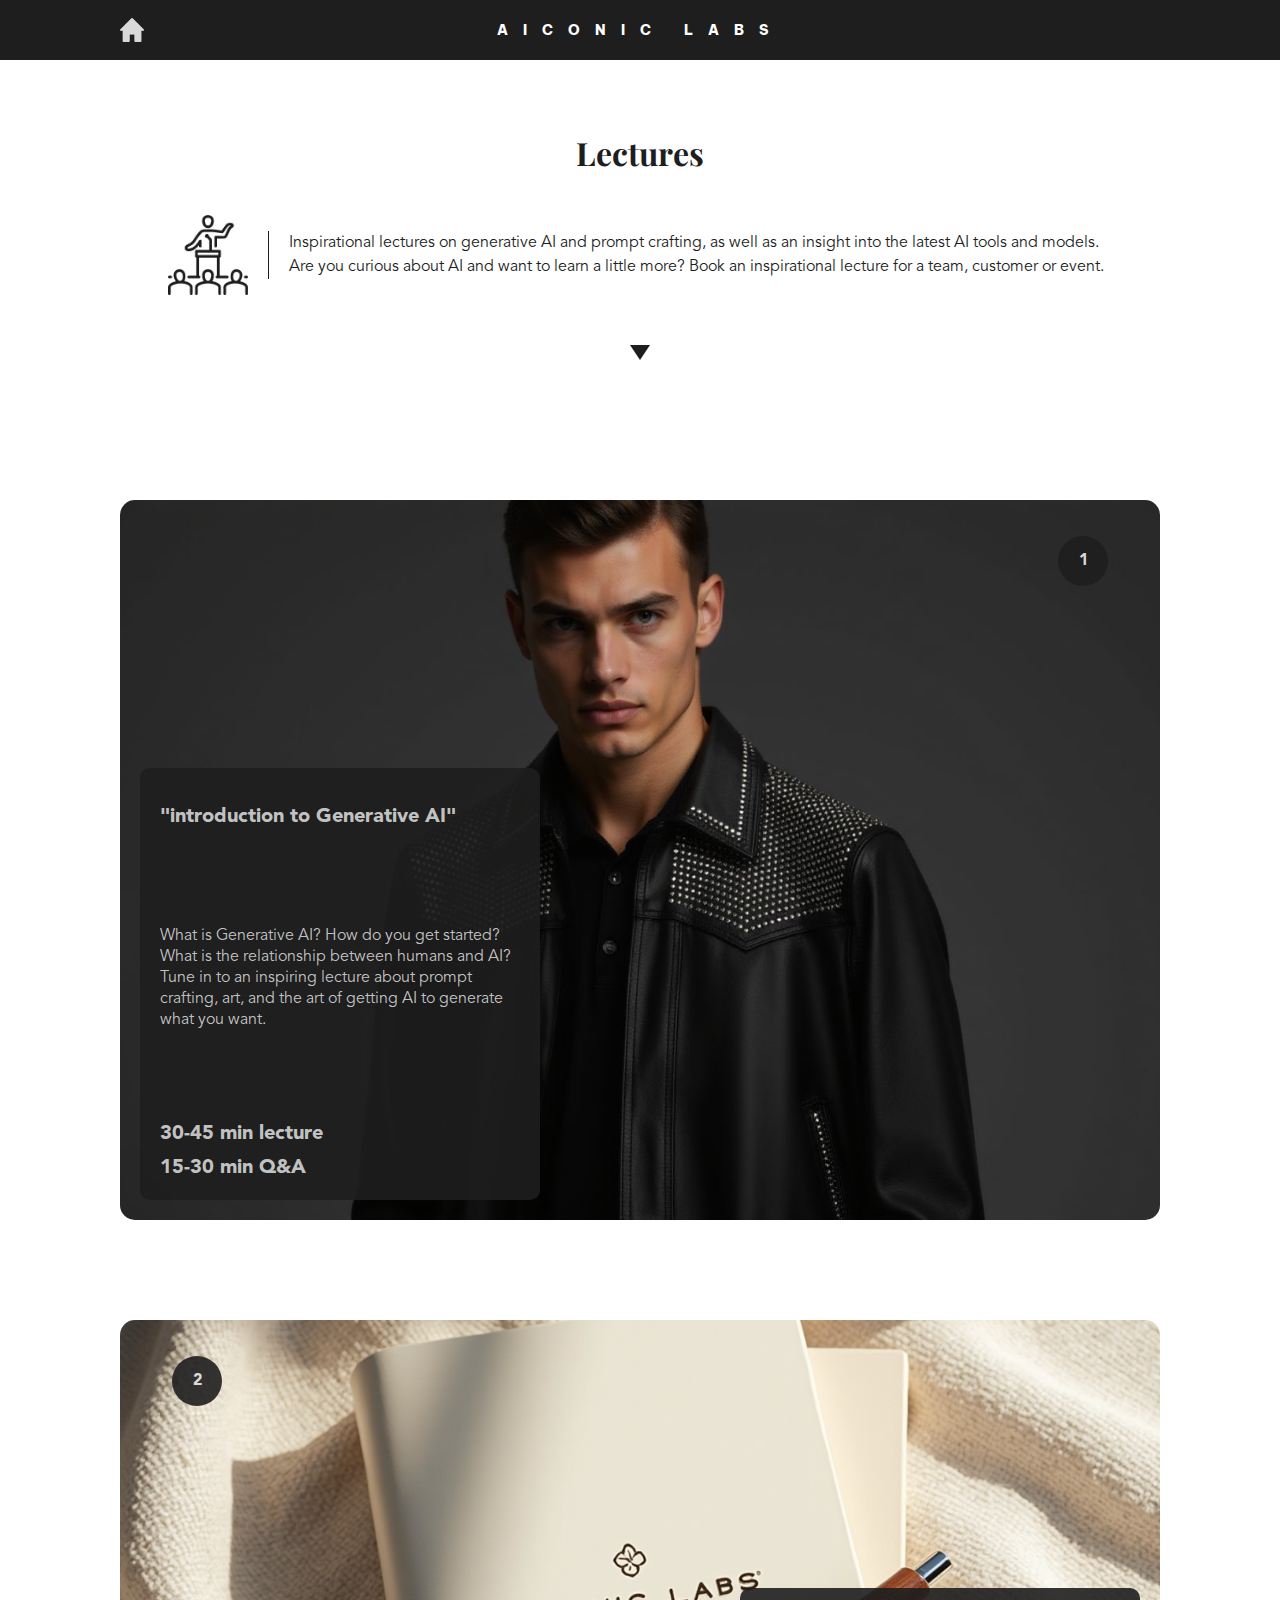
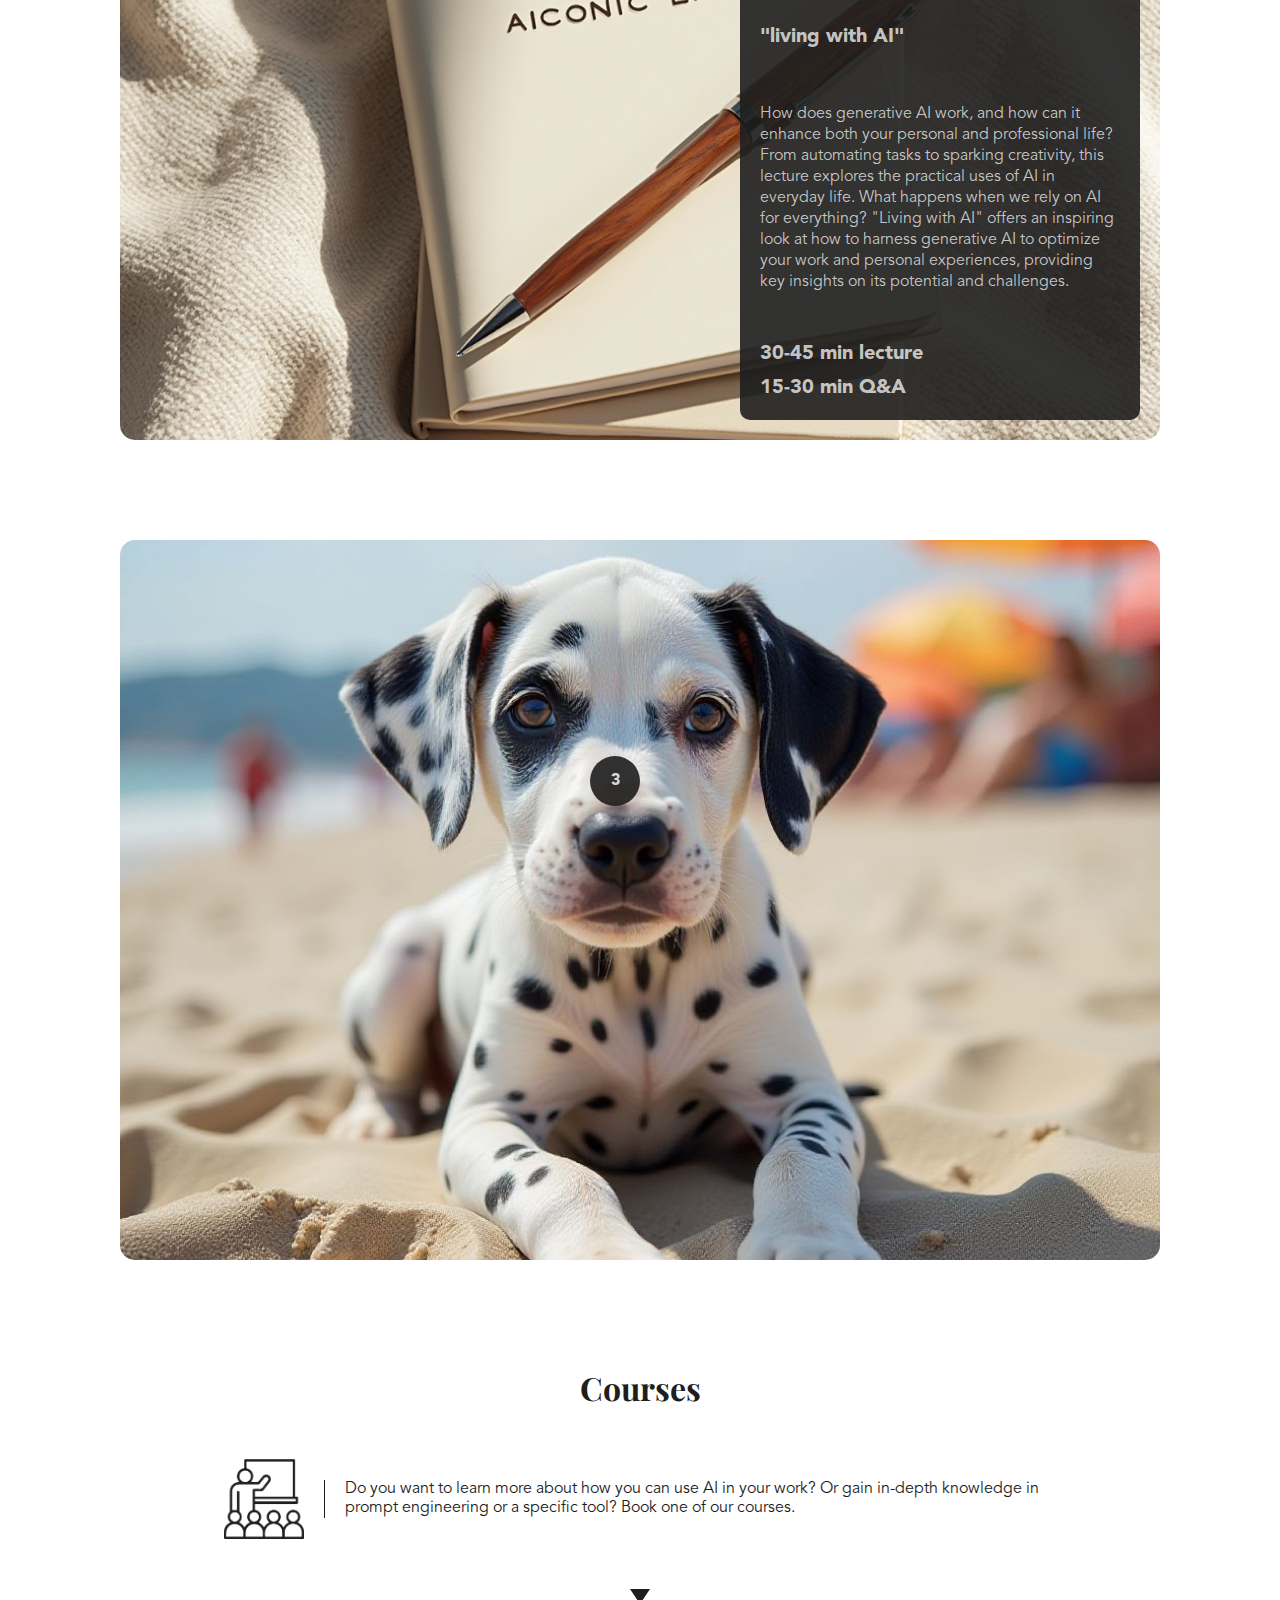
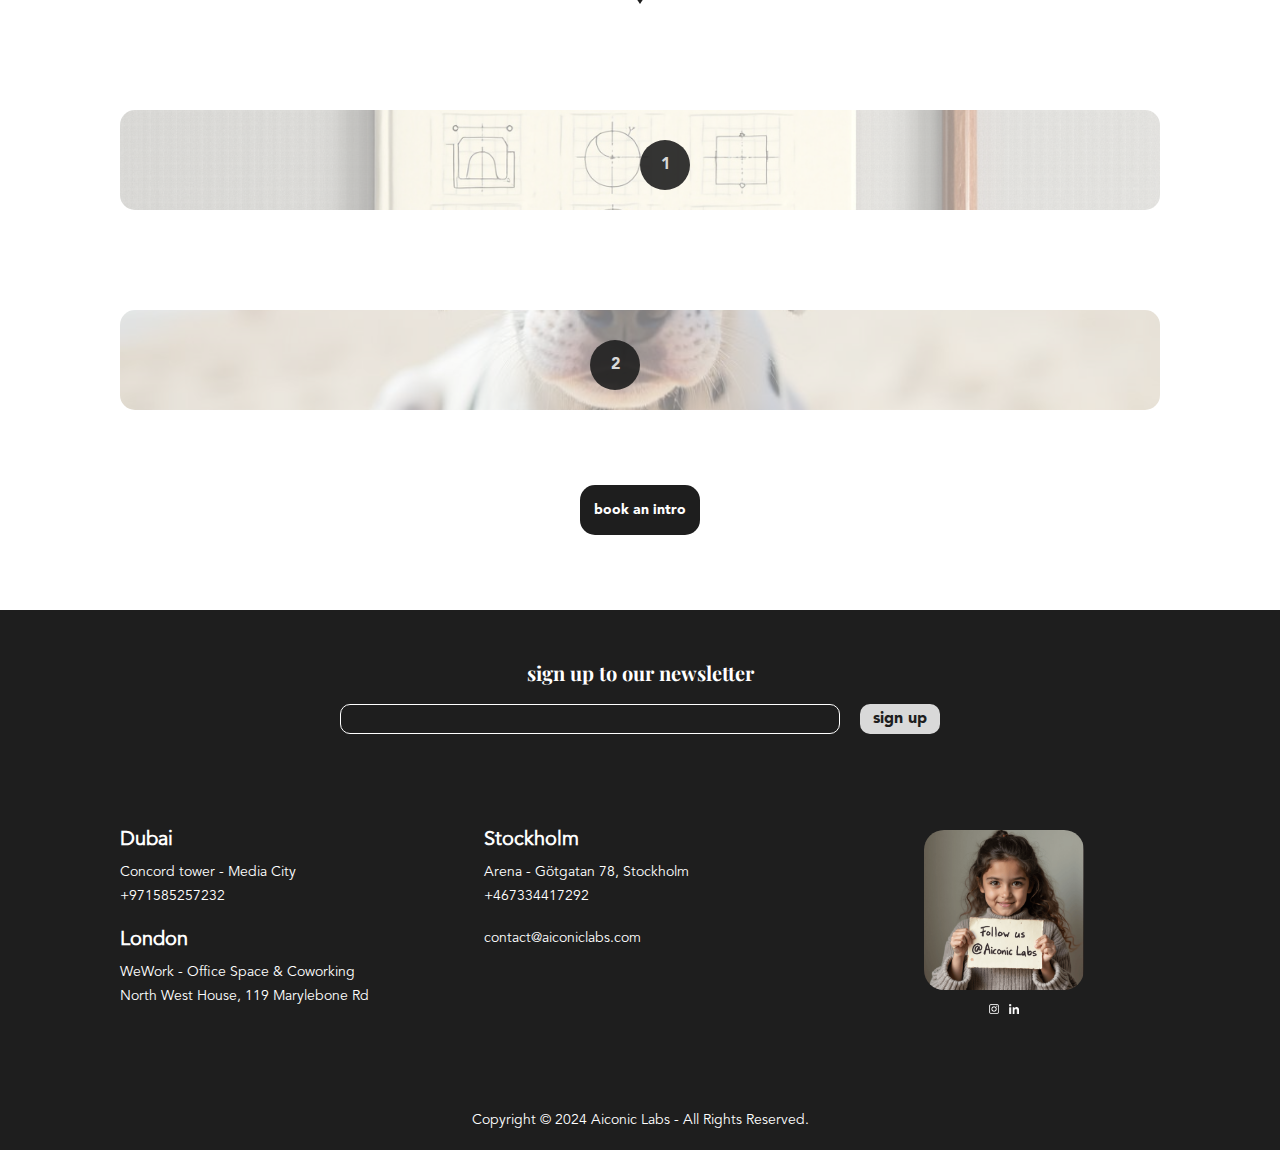
<file: courses - Cópia (3)/index.html>
<!DOCTYPE html>
<html lang="en">
<head>
    <meta charset="UTF-8">
    <meta name="viewport" content="width=device-width, initial-scale=1.0">
    <title>Document</title>
    <link rel="stylesheet" href="style.css">
    <script src="script.js" defer></script>
</head>
<body>
      <div id="nav-menu">
        <img id="menu-homepage" src="./homeb.png">
        <h3 id="logo">AICONIC LABS</h3>
      </div>
      
<div id="top-div">
        <h1>Lectures</h1>
        <div id="top-div-div">
          <img id="top-div-img" src="./lecturee.png">
        <div id="top-div-text">
        <p style="margin:0px;">Inspirational lectures on generative AI and prompt crafting, as well as an insight into the latest AI tools and models.</p>
        <p style="margin:0px;">Are you curious about AI and want to learn a little more? Book an inspirational lecture for a team, customer or event.</p>
      </div>
      </div>
      <div class="triangle-down"></div>
      </div>




<div id="lectures">
  <div id="lecture1-div">
      <div class="lecture1 hidden">
        <div class="white-overlay hidden2"></div>
        <div class="lecture1-square hidden3">
          <h2 class="hidden4">"introduction to Generative AI"</h2>
          <p>What is Generative AI? How do you get started? What is the relationship between humans and AI?  Tune in to an inspiring lecture about prompt crafting, art, and the art of getting AI to generate what you want. </p>
        <div id="lecture1-li">
        <p>30-45 min lecture</p>
        <p>15-30 min Q&A</p>
        </div>
        </div>
        <div class="lecture1-circle hidden5">
          <p>1</p>
        </div>
      </div>
    </div>


    <div id="lecture2-div">
  <div class="lecture2 hidden">
    <div class="white-overlay hidden2"></div>
    <div class="lecture2-square hidden3">
      <h2>"living with AI"</h2>
      <p>How does generative AI work, and how can it enhance both your personal and professional life? From automating tasks to sparking creativity, this lecture explores the practical uses of AI in everyday life. What happens when we rely on AI for everything? "Living with AI" offers an inspiring look at how to harness generative AI to optimize your work and personal experiences, providing key insights on its potential and challenges.</p>
    <div id="lecture2-li">
    <p>30-45 min lecture</p>
    <p>15-30 min Q&A</p>
    </div>
    </div>
    <div class="lecture2-circle hidden4">
      <p>2</p>
    </div>
  </div>
  </div>



  <div id="lecture3-div">
  <div class="lecture3 hidden">
    <div class="white-overlay hidden2"></div>
    <div class="lecture3-square hidden3">
      <h2>"Behind the Scenes in AI: Key Trends and Tools"</h2>
      <p>Generative AI is evolving rapidly. What tools and trends should you be watching? Where is this technology heading? The "Behind the Scenes in AI: Key Trends and Tools" lecture offers regularly updated insights on the latest breakthroughs and key developments in generative AI.</p>
    <div id="lecture3-li">
    <p>30-45 min lecture</p>
    <p>15-30 min Q&A</p>
    </div>
    </div>
    <div class="lecture3-circle hidden5">
      <p>3</p>
    </div>
  </div>
</div>

</div>



<div id="top-div-2">
  <h1>Courses</h1>
  <div id="top-div-2-div">
    <img id="top-div-2-img" src="./coursee.png">
  <div id="top-div-2-text">
  <p style="margin:0px;">Do you want to learn more about how you can use AI in your work? Or gain in-depth knowledge in prompt engineering or a specific tool? Book one of our courses.</p>
</div>
</div>
<div class="triangle-down"></div>
</div>





<div id="courses">
  <div id="course-div">
    <div class="course hidden">
      <div class="white-overlay hidden2"></div>
      <div class="course-square hidden6">
        <h2>"Supercharge Your Business with AI"</h2>
        <p>We’ll explore real-world use cases and simple steps for implementation.
          Learn the basics of how generative AI works and discover its many uses. We offer a practical guide and a comprehensive overview of various tools, including ChatGPT, Bard, Bing, Midjourney, DALLE-3, and more.</p>
      <div id="course-li">
      <p>Intro to AI’s potential for B2B.</p>
      <p>Review of selected tools</p>
      <p>Areas of use and functions</p>
      <p>Opportunities and obligations</p>
      <p>Workshop: writing prompts</p>
      <p>Contemporary, future and news</p>
      </div>
      </div>
      <div class="course-circle hidden4">
        <p>1</p>
      </div>
    </div>
    </div>
  
  
    <div id="course2-div">
      <div class="course2 hidden">
        <div class="white-overlay hidden2"></div>
        <div class="course2-square hidden6">
          <h2>"Prompt ENGINEERING"</h2>
          <p>Successfully using generative AI, whether for text, image, analysis, coding or music, is all about asking the right questions. This training focuses on how generative AI works and is structured, as well as how you should formulate your prompts to achieve the desired result.</p>
        <div id="course2-li">
          <p>How generative AI works</p>
          <p>Areas of use</p>
          <p>Different types of prompts</p>
          <p>Templates and how to structure prompts</p>
          <p>Workshop: writing prompts</p>
          <p>Contemporary, future and news</p>
        </div>
        </div>
        <div class="course2-circle hidden5">
          <p>2</p>
        </div>
      </div>
      </div>
</div>















    </div>
    
    <section class="section-7">
        <a href="#" class="button w-button hidden14" onclick="formOpen()">book an intro</a>
      </section>
    <section class="section-8">
        <div class="div-block-32">
          <div class="div-block-26">
            <div style="display: flex; justify-content: center;">
              <h1 class="heading-7">sign up to our newsletter</h1>
            </div>
            <div class="div-block-23">
              <div class="div-block-24"></div>
              <a href="#" class="button-2 w-button">sign up</a>
            </div>
          </div>
          <div class="div-block-27">
            <div class="div-block-28">
              <div class="div-block-29">
                <h1 class="heading-8">Dubai</h1>
                <p class="paragraph-8">Concord tower - Media City<br>+971585257232</p>
              </div>
              <div class="div-block-29">
                <h1 class="heading-10">London</h1>
                <p class="paragraph-10">WeWork - Office Space &amp; Coworking<br>North West House, 119 Marylebone Rd</p>
              </div>
            </div>
            <div class="div-block-30">
              <div class="div-block-29">
                <h1 class="heading-9">Stockholm</h1>
                <p class="paragraph-9">Arena - Götgatan 78, Stockholm<br>+467334417292</p>
              </div>
              <div class="div-block-29">
                <p class="paragraph-11">contact@aiconiclabs.com</p>
              </div>
            </div>
            <div class="div-block-31">
              <div class="div-block-29b"><img src="./ComfyUI_00090_.png" loading="lazy" sizes="(max-width: 479px) 100vw, (max-width: 767px) 21vw, (max-width: 991px) 23vw, (max-width: 5333px) 24vw, 1280px" srcset="./ComfyUI_00090_-p-500.png 500w, ./ComfyUI_00090_-p-800.png 800w, ./ComfyUI_00090_-p-1080.png 1080w, ./ComfyUI_00090_.png 1280w" alt="" class="image-11"></div>
              <div class="div-block-29c">
            <a href="https://www.instagram.com/aiconic_labs?igsh=M3ZveDlwOHo3Z3g1&utm_source=qr" target="_blank">
              <img id="instagram" src="Untitled-12.png" alt="instagram">
            </a>
            <a href="https://www.linkedin.com/company/aiconiclabs/" target="_blank">
              <img id="linkedin" src="Untitled-14.png" alt="LinkedIn">
            </a>
              </div>
            </div>
          </div>
          <div class="text-block-5">Copyright © 2024 Aiconic Labs - All Rights Reserved.</div>
        </div>
      </section>
</body>
</html>
</file>
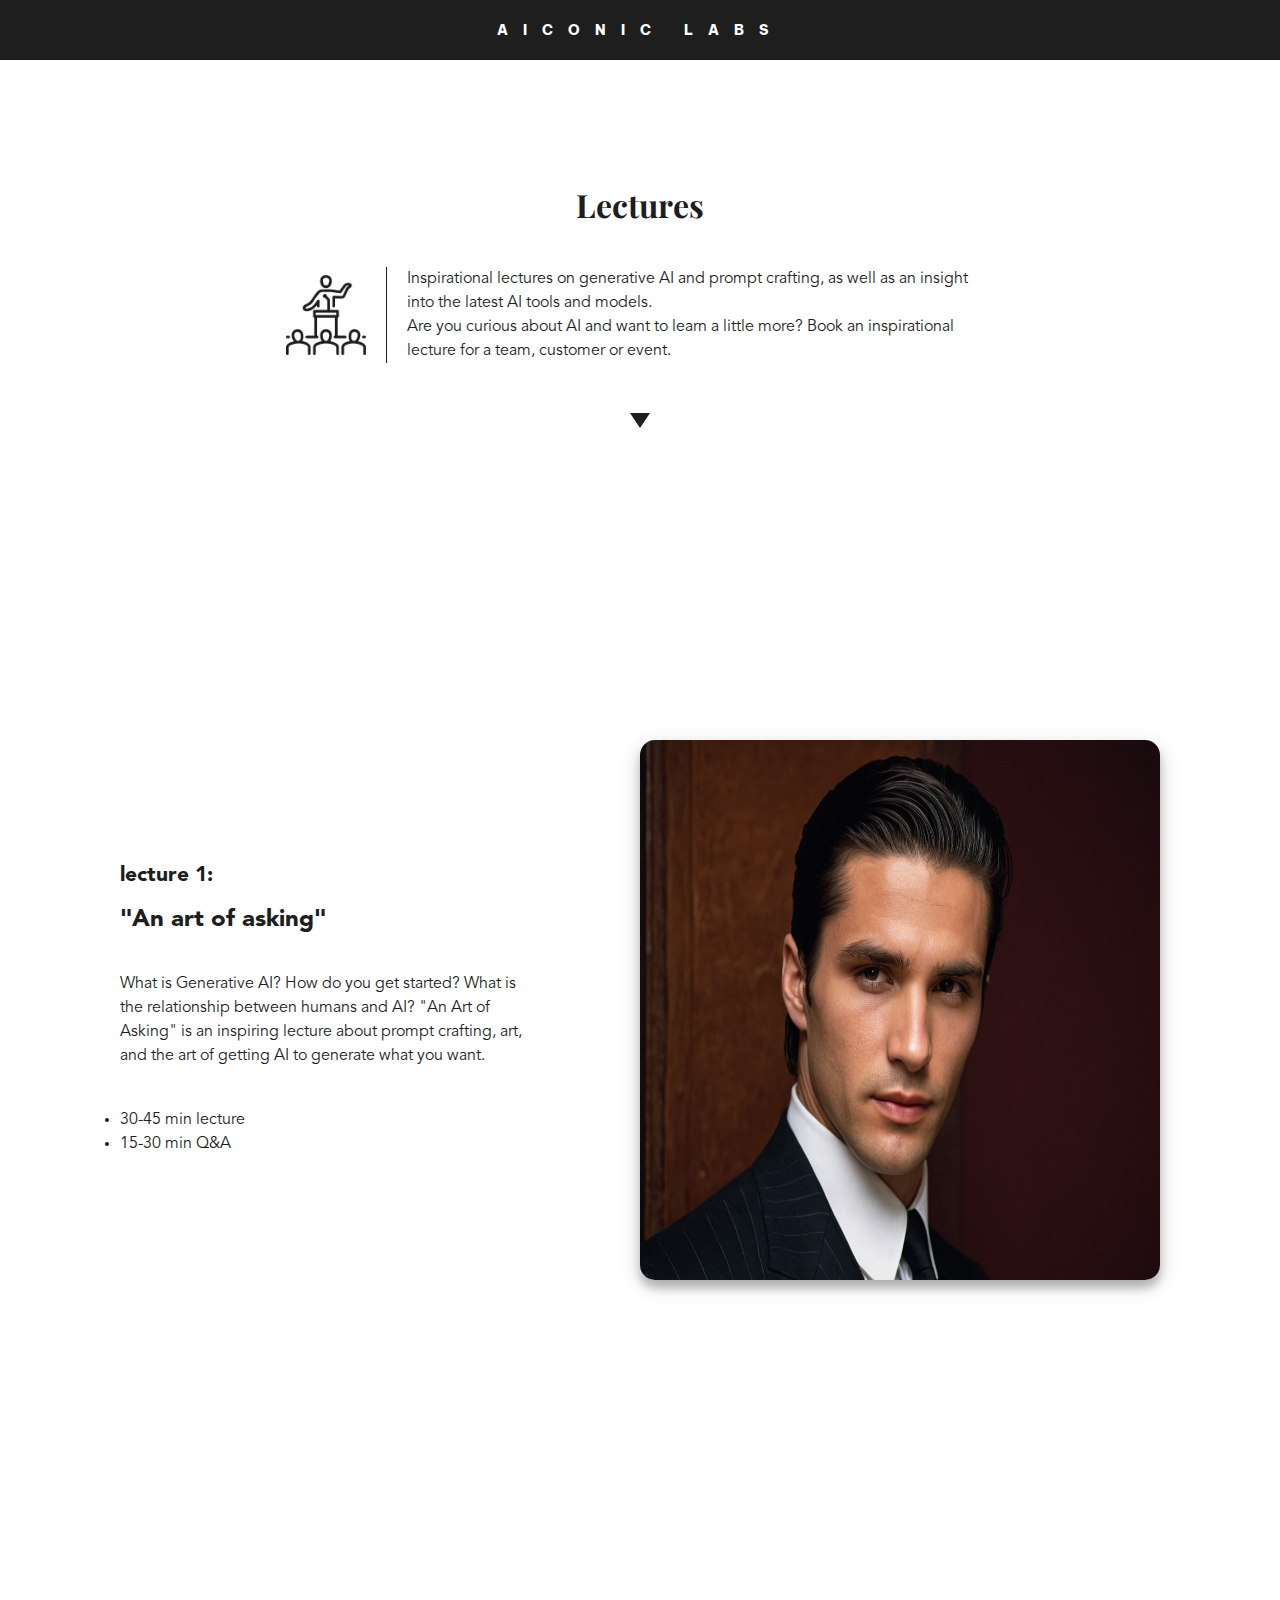
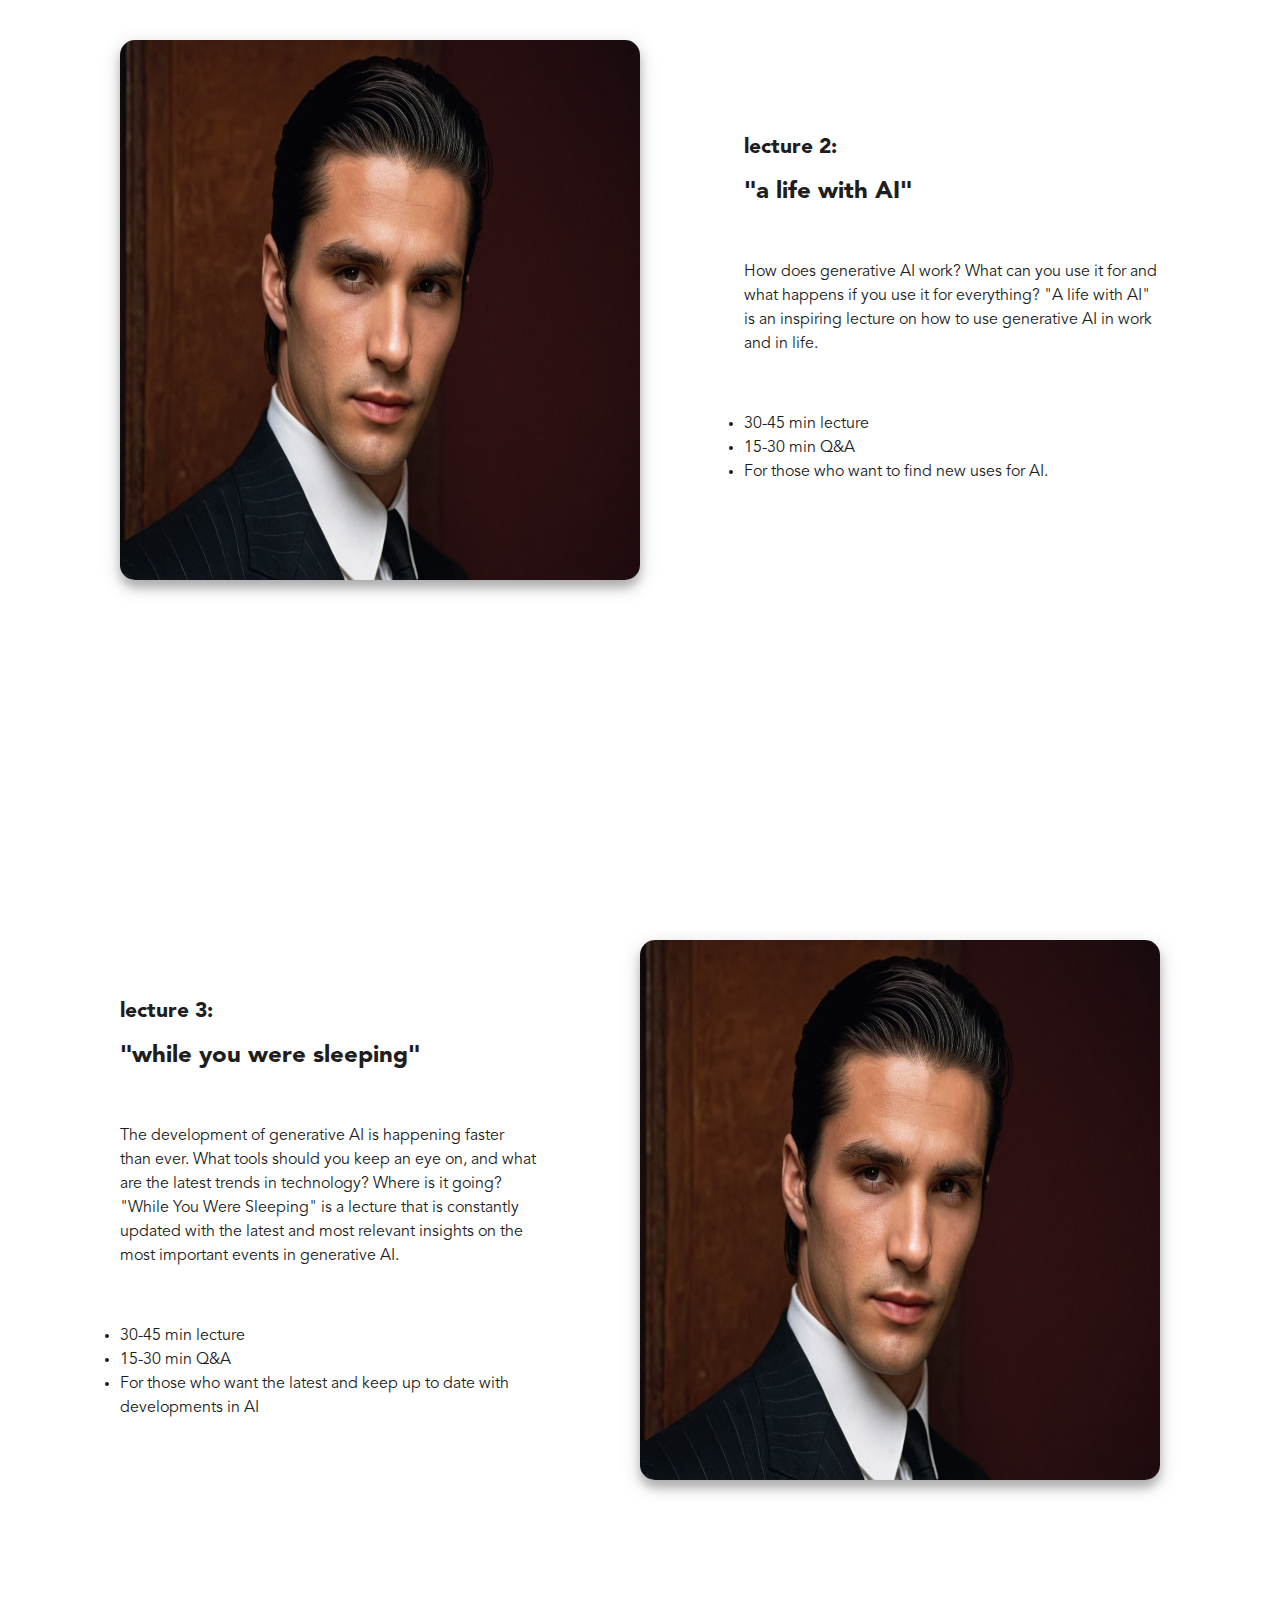
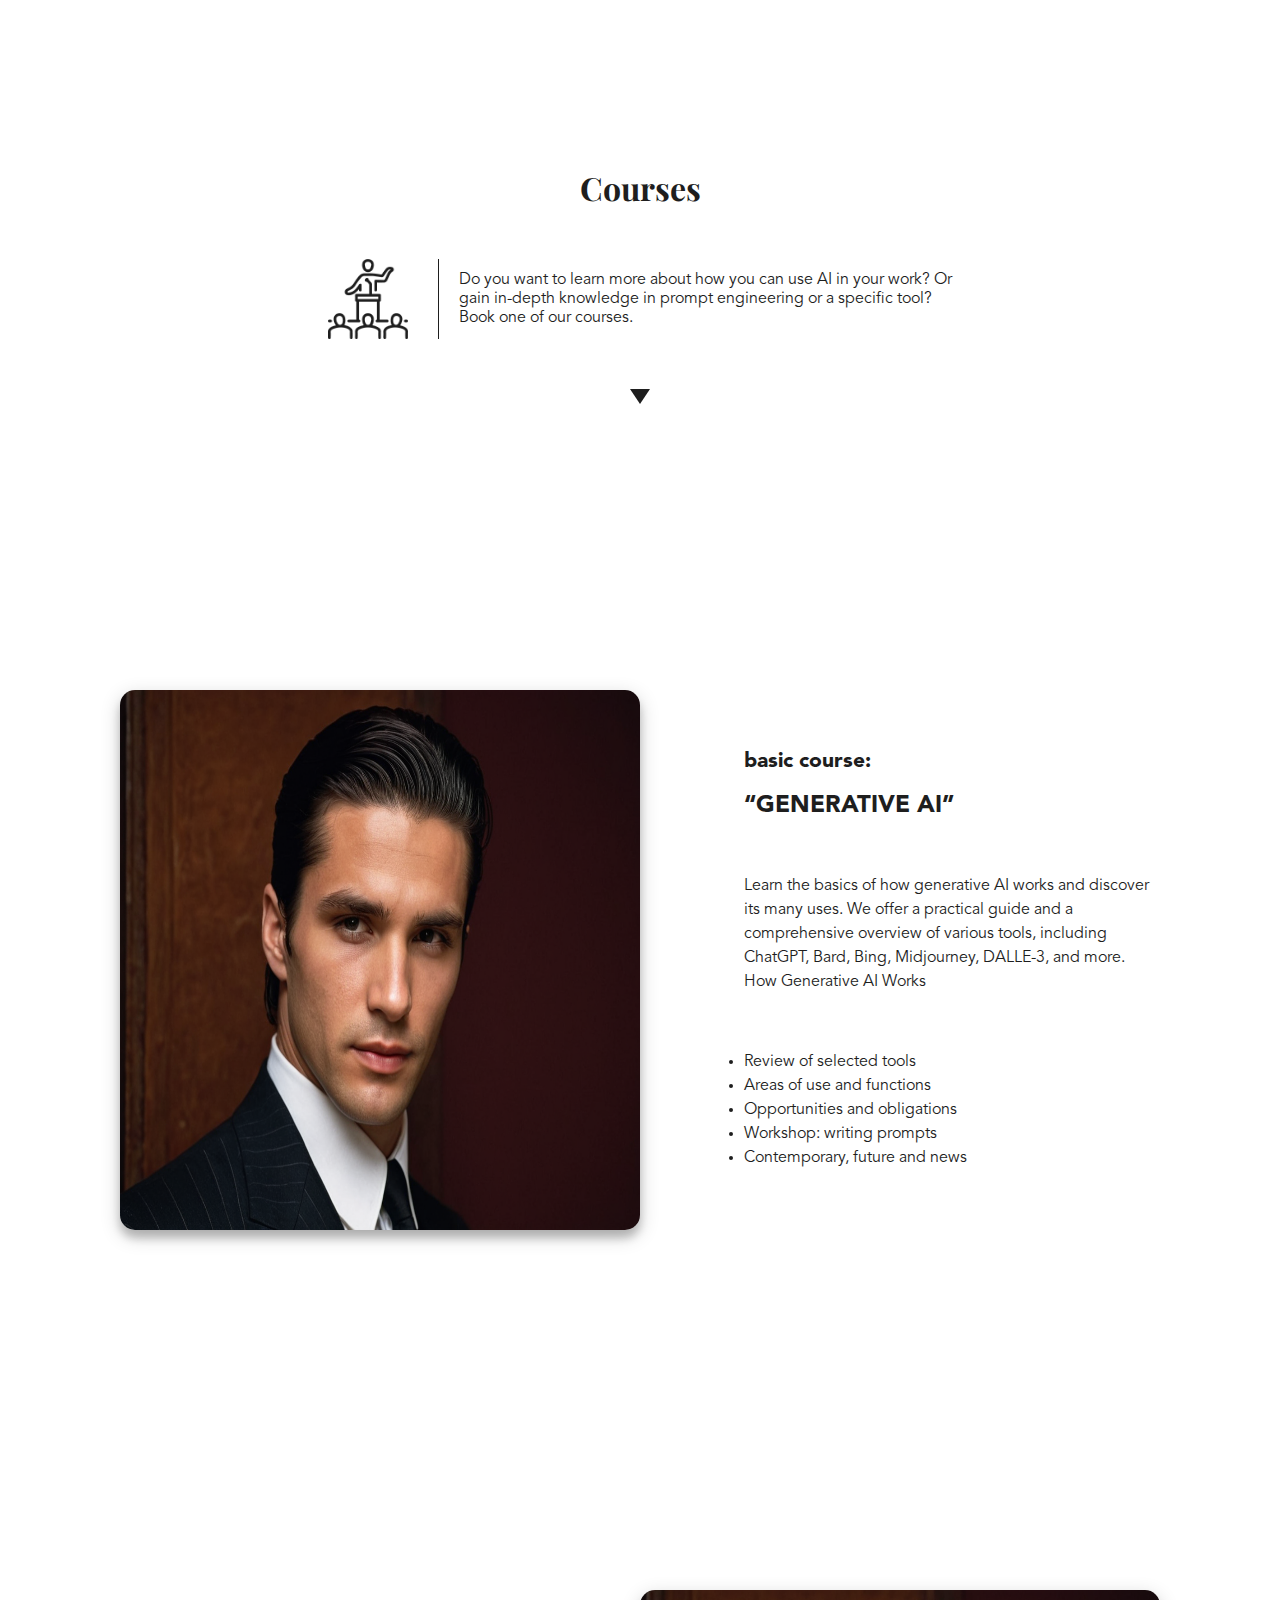
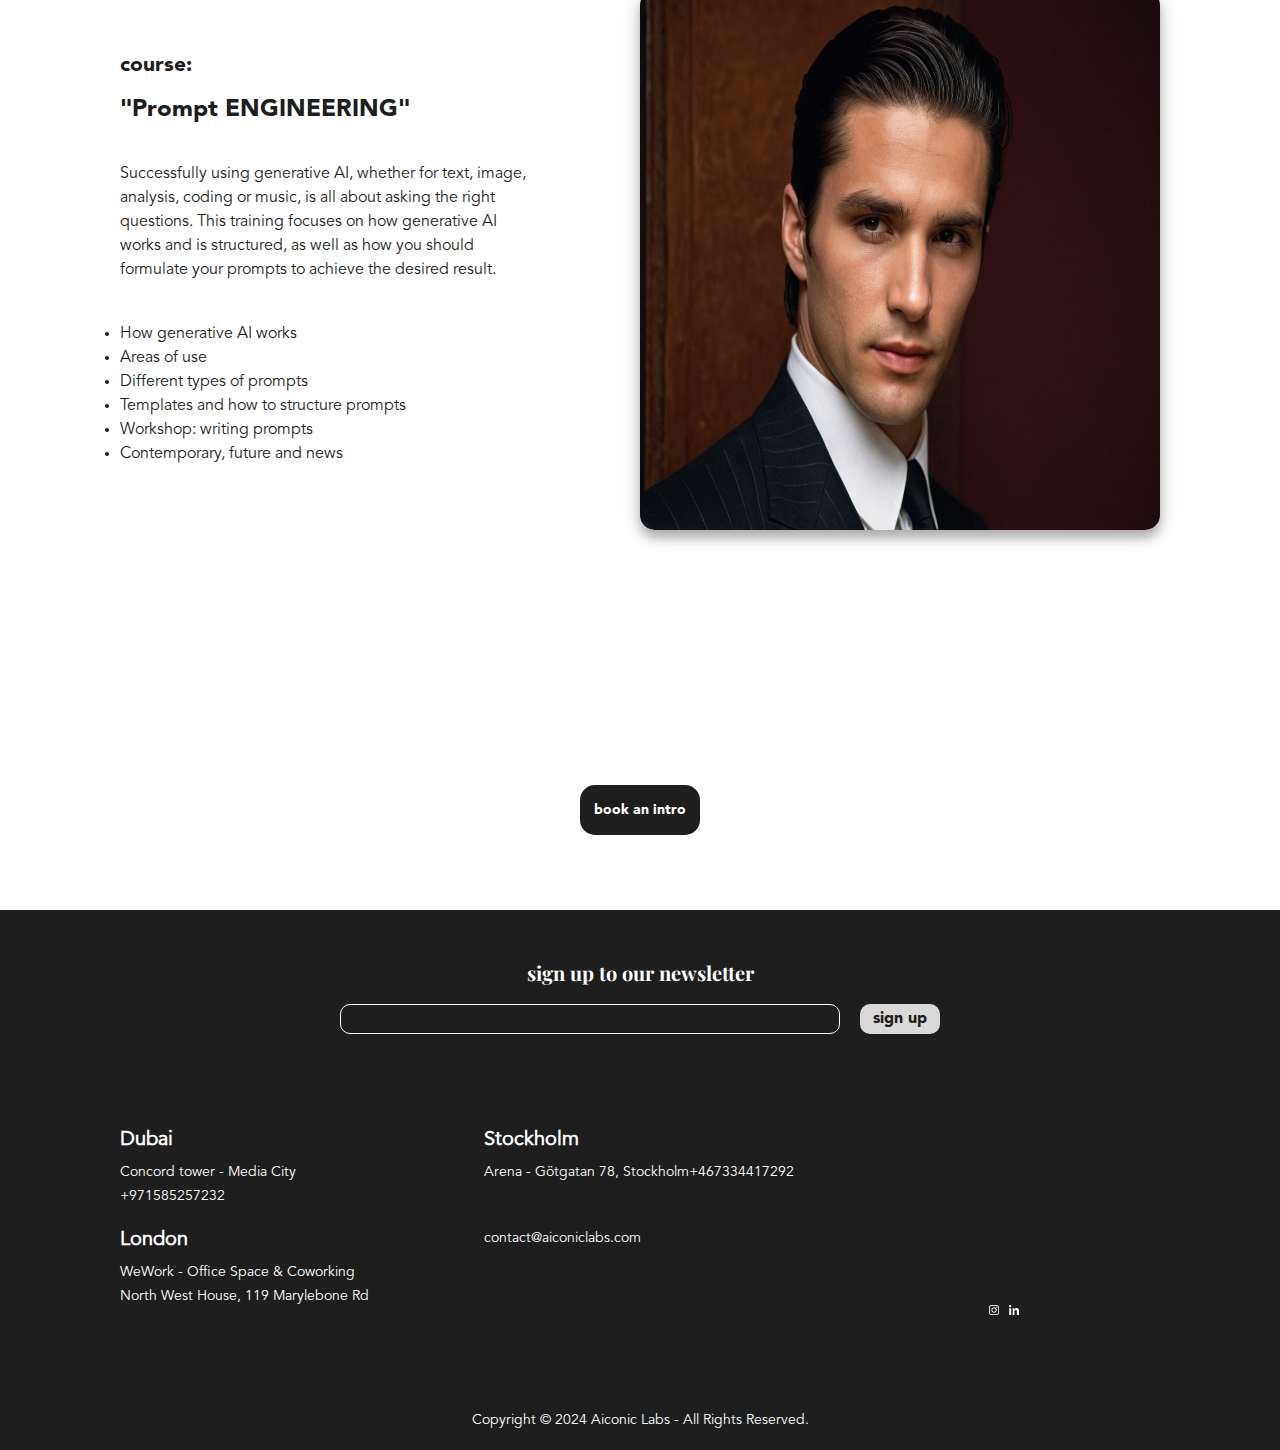
<file: courses/index.html>
<!DOCTYPE html>
<html lang="en">
<head>
    <meta charset="UTF-8">
    <meta name="viewport" content="width=device-width, initial-scale=1.0">
    <title>Document</title>
    <link rel="stylesheet" href="style.css">
    <script src="script.js" defer></script>
</head>
<body>
    <div id="rectangle" style="display:flex; flex-direction: column;  background-color: #d9d9d9;">
      <div style="height:60px; width: 100%; background-color: #1e1e1e; display: flex; justify-content: center; align-items: center;">
        <h3 id="logo">AICONIC LABS</h3>
      </div>
      
<div id="top-div" style="display:flex; flex-direction: column; justify-content: center; align-items: center; gap:50px;">
        <h1>Lectures</h1>
        <div style="width: 60%; display:flex; flex-direction: row; gap:20px; align-items: center;">
          <img src="./lecturee.png" style="height: 80px; width:80px;">
        <div style="border-left: 1px solid #1e1e1e; padding-left: 20px; text-align: left;">
        <p style="margin:0px;">Inspirational lectures on generative AI and prompt crafting, as well as an insight into the latest AI tools and models.</p>
        <p style="margin:0px;">Are you curious about AI and want to learn a little more? Book an inspirational lecture for a team, customer or event.</p>
      </div>
      </div>
      <div class="triangle-down"></div>
      </div>

       <div id="lecture-1">
        <div id="lecture-1-text">
        <h2 id="l1-h2-1">lecture 1:</h2>
        <h2 id="l1-h2-2">"An art of asking"</h2>
      <p>What is Generative AI? How do you get started? What is the relationship between humans and AI? "An Art of Asking" is an inspiring lecture about prompt crafting, art, and the art of getting AI to generate what you want.</p>
    <div class="li-div">
      <li>30-45 min lecture</li>
    <li>15-30 min Q&A</li>
  </div>
    </div>
    <div id="lecture-1-image">
      <img src="./1.png" style="height:100%; width: 100%;border-radius:15px;">
    </div>
    </div>

    <div id="lecture-2">
      <div id="lecture-2-image">
        <img src="./1.png" style="height:100%; width: 100%; border-radius:15px;">
      </div>
      <div id="lecture-2-text">
      <h2 id="l2-h2-1">lecture 2:</h2>
        <h2 id="l2-h2-2">"a life with AI"</h2>
    <p>How does generative AI work? What can you use it for and what happens if you use it for everything? "A life with AI" is an inspiring lecture on how to use generative AI in work and in life.</p>
    <div class="li-div">
      <li>30-45 min lecture</li>
    <li>15-30 min Q&A</li>
    <li>For those who want to find new uses for AI.</li>
  </div>
  </div>
</div>


  <div id="lecture-3">
    <div id="lecture-3-text">
      <h2 id="l3-h2-1">lecture 3:</h2>
      <h2 id="l3-h2-2">"while you were sleeping"</h2>
  <p>The development of generative AI is happening faster than ever. What tools should you keep an eye on, and what are the latest trends in technology? Where is it going? "While You Were Sleeping" is a lecture that is constantly updated with the latest and most relevant insights on the most important events in generative AI.</p>
  <div class="li-div">
  <li>30-45 min lecture</li>
  <li>15-30 min Q&A</li>
  <li>For those who want the latest and keep up to date with developments in AI</li>
  </div>
</div>
<div id="lecture-3-image">
  <img src="./1.png" style="height:100%; width: 100%; border-radius:15px;">
</div>

</div>
<div id="top-div-2" style="display:flex; flex-direction: column; justify-content: center; align-items: center; gap:50px;">
  <h1>Courses</h1>
  <div style="width: 60%; display:flex; flex-direction: row; gap:20px; align-items: center;">
    <img src="./lecturee.png" style="height: 80px; width:auto; border-right: 1px solid #1e1e1e; padding-right: 30px;">
  <div style="text-align: left;">
  <p style="margin:0px;">Do you want to learn more about how you can use AI in your work? Or gain in-depth knowledge in prompt engineering or a specific tool? Book one of our courses.</p>
</div>
</div>
<div class="triangle-down"></div>
</div>

<div id="course-1">
  <div id="course-1-image">
    <img src="./1.png" style="height:100%; width: 100%; border-radius:15px;">
  </div>
  <div id="course-1-text">
  <h2 id="c1-h2-1">basic course:</h2>
    <h2 id="c1-h2-2">“GENERATIVE AI”</h2>
<p>Learn the basics of how generative AI works and discover its many uses. We offer a practical guide and a comprehensive overview of various tools, including ChatGPT, Bard, Bing, Midjourney, DALLE-3, and more. How Generative AI Works</p>
<div class="li-div">
  <li>Review of selected tools</li>
<li>Areas of use and functions</li>
<li>Opportunities and obligations</li>
<li>Workshop: writing prompts</li>
<li>Contemporary, future and news</li>
</div>
</div>
</div>


<div id="course-2">
<div id="course-2-text">
  <h2 id="c2-h2-1">course:</h2>
  <h2 id="c2-h2-2">"Prompt ENGINEERING" </h2>
<p>Successfully using generative AI, whether for text, image, analysis, coding or music, is all about asking the right questions. This training focuses on how generative AI works and is structured, as well as how you should formulate your prompts to achieve the desired result.</p>
<div class="li-div">
<li>How generative AI works</li>
<li>Areas of use</li>
<li>Different types of prompts</li>
<li>Templates and how to structure prompts</li>
<li>Workshop: writing prompts</li>
<li>Contemporary, future and news</li>
</div>
</div>
<div id="course-2-image">
<img src="./1.png" style="height:100%; width: 100%; border-radius:15px;">
</div>

</div>


    </div>
    <section class="section-7">
        <a href="#" class="button w-button hidden14" onclick="formOpen()">book an intro</a>
      </section>
    <section class="section-8">
        <div class="div-block-32">
          <div class="div-block-26">
            <div style="display: flex; justify-content: center;">
              <h1 class="heading-7">sign up to our newsletter</h1>
            </div>
            <div class="div-block-23">
              <div class="div-block-24"></div>
              <a href="#" class="button-2 w-button">sign up</a>
            </div>
          </div>
          <div class="div-block-27">
            <div class="div-block-28">
              <div class="div-block-29">
                <h1 class="heading-8">Dubai</h1>
                <p class="paragraph-8">Concord tower - Media City<br>+971585257232</p>
              </div>
              <div class="div-block-29">
                <h1 class="heading-10">London</h1>
                <p class="paragraph-10">WeWork - Office Space &amp; Coworking<br>North West House, 119 Marylebone Rd</p>
              </div>
            </div>
            <div class="div-block-30">
              <div class="div-block-29">
                <h1 class="heading-9">Stockholm</h1>
                <p class="paragraph-9">Arena - Götgatan 78, Stockholm+467334417292</p>
              </div>
              <div class="div-block-29">
                <p class="paragraph-11">contact@aiconiclabs.com</p>
              </div>
            </div>
            <div class="div-block-31">
              <div class="div-block-29b"><img src="./ComfyUI_00090_.png" loading="lazy" sizes="(max-width: 479px) 100vw, (max-width: 767px) 21vw, (max-width: 991px) 23vw, (max-width: 5333px) 24vw, 1280px" srcset="./ComfyUI_00090_-p-500.png 500w, ./ComfyUI_00090_-p-800.png 800w, ./ComfyUI_00090_-p-1080.png 1080w, ./ComfyUI_00090_.png 1280w" alt="" class="image-11"></div>
              <div class="div-block-29c">
                <img id="instagram" src="Untitled-12.png">
                <img id="linkedin" src="Untitled-14.png">
              </div>
            </div>
          </div>
          <div class="text-block-5">Copyright © 2024 Aiconic Labs - All Rights Reserved.</div>
        </div>
      </section>
</body>
</html>
</file>
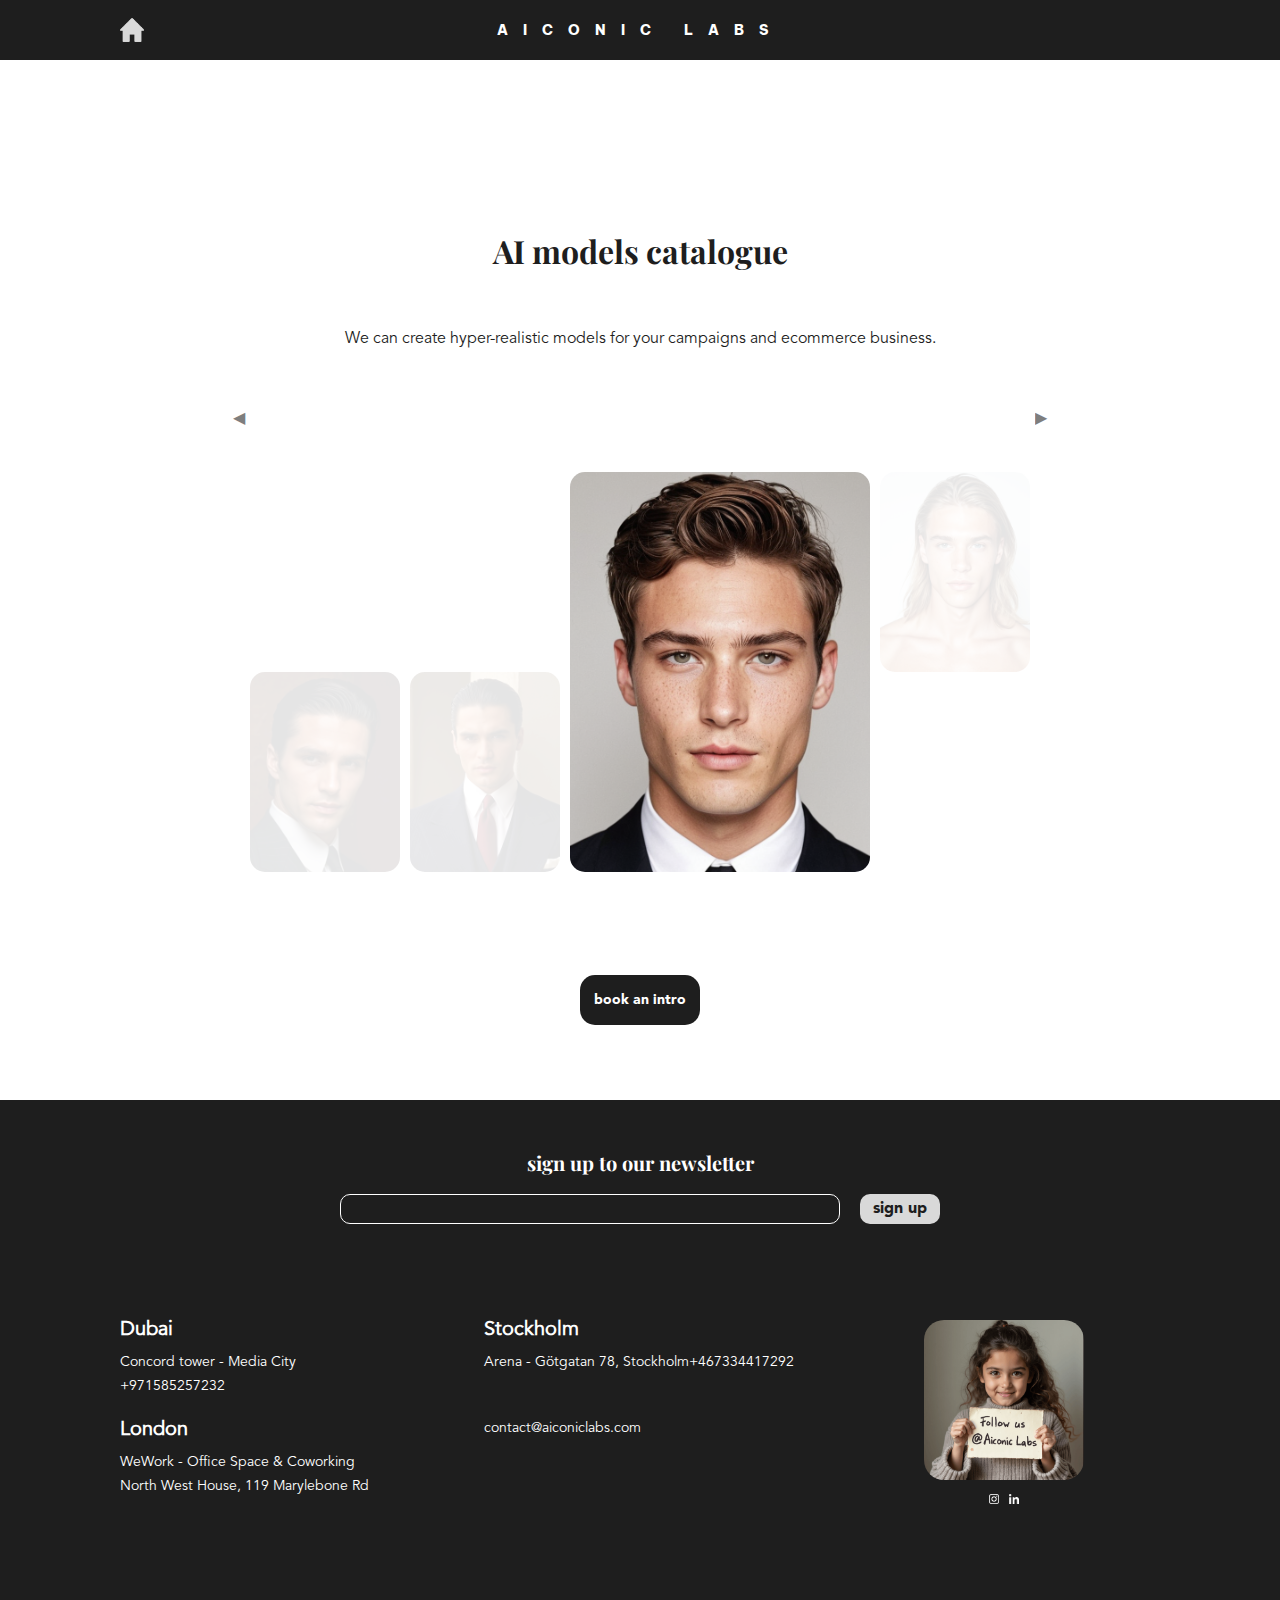
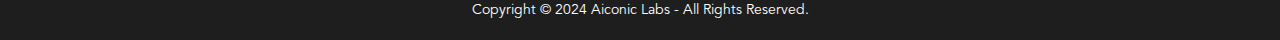
<file: models catalog github/index.html>
<!DOCTYPE html>
<html lang="en">
<head>
    <meta charset="UTF-8">
    <meta name="viewport" content="width=device-width, initial-scale=1.0">
    <title>Document</title>
    <link rel="stylesheet" href="style.css">
    <script src="script.js" defer></script>
</head>
<body>
  <div id="nav-menu">
    <img id="menu-homepage" src="./homeb.png">
    <h3 id="logo">AICONIC LABS</h3>
  </div>
    <div id="rectangle">
      <div id="rectangle-div">
        <div id="title-buttons">
            <h1 id="title-h1">AI models catalogue</h1>
        </div>
        <div id="paragraph-div">
            <p id="paragraph">We can create hyper-realistic models for your campaigns and ecommerce business.</p>
            <div id="buttons">
                <button id="previous">&#9664;</button> <!-- Left triangle -->
                <button id="next">&#9654;</button>     <!-- Right triangle -->
            </div>
        </div>
      </div>
        <div id="rectangleb">
            <div id="a"></div>
            <div id="b"></div>
            <div id="c"></div>
            <div id="d"></div>
            <div id="e"></div>
            <div id="f"></div>
            <div id="g"></div>
            <div id="h"></div>
            <div id="i"></div>
            <div id="j"></div>
            <div id="k"></div>
            <div id="l"></div>
            <div id="m"></div>
            <div id="n"></div>
            <div id="o"></div>
            <div id="p"></div>
            <div id="q"></div>
            <div id="r"></div>
            <div id="s"></div>
            <div id="t"></div>
            <div id="u"></div>
            <div id="v"></div>
            <div id="x"></div>
            <div id="y"></div>
            <div id="w"></div>
            <div id="z"></div>
        </div>
    </div>
    <section class="section-7">
        <a href="#" class="button w-button hidden14" onclick="formOpen()">book an intro</a>
      </section>
    <section class="section-8">
        <div class="div-block-32">
          <div class="div-block-26">
            <div style="display: flex; justify-content: center;">
              <h1 class="heading-7">sign up to our newsletter</h1>
            </div>
            <div class="div-block-23">
              <div class="div-block-24"></div>
              <a href="#" class="button-2 w-button">sign up</a>
            </div>
          </div>
          <div class="div-block-27">
            <div class="div-block-28">
              <div class="div-block-29">
                <h1 class="heading-8">Dubai</h1>
                <p class="paragraph-8">Concord tower - Media City<br>+971585257232</p>
              </div>
              <div class="div-block-29">
                <h1 class="heading-10">London</h1>
                <p class="paragraph-10">WeWork - Office Space &amp; Coworking<br>North West House, 119 Marylebone Rd</p>
              </div>
            </div>
            <div class="div-block-30">
              <div class="div-block-29">
                <h1 class="heading-9">Stockholm</h1>
                <p class="paragraph-9">Arena - Götgatan 78, Stockholm+467334417292</p>
              </div>
              <div class="div-block-29">
                <p class="paragraph-11">contact@aiconiclabs.com</p>
              </div>
            </div>
            <div class="div-block-31">
              <div class="div-block-29b"><img src="./ComfyUI_00090_.png" loading="lazy" sizes="(max-width: 479px) 100vw, (max-width: 767px) 21vw, (max-width: 991px) 23vw, (max-width: 5333px) 24vw, 1280px" srcset="./ComfyUI_00090_-p-500.png 500w, ./ComfyUI_00090_-p-800.png 800w, ./ComfyUI_00090_-p-1080.png 1080w, ./ComfyUI_00090_.png 1280w" alt="" class="image-11"></div>
              <div class="div-block-29c">
            <a href="https://www.instagram.com/aiconic_labs?igsh=M3ZveDlwOHo3Z3g1&utm_source=qr" target="_blank">
              <img id="instagram" src="Untitled-12.png" alt="instagram">
            </a>
            <a href="https://www.linkedin.com/company/aiconiclabs/" target="_blank">
              <img id="linkedin" src="Untitled-14.png" alt="LinkedIn">
            </a>
              </div>
            </div>
          </div>
          <div class="text-block-5">Copyright © 2024 Aiconic Labs - All Rights Reserved.</div>
        </div>
      </section>
</body>
</html>
</file>
<file: courses - Cópia (3)/style.css>
@font-face {
    font-family: "Avenir Book";
    src: url('./AvenirLTStd-Book.otf'); /* Add the correct file extension */
    font-weight: normal; /* Optional: specify weight */
    font-style: normal;  /* Optional: specify style */
}

@font-face {
    font-family: "Playfair Display";
    src: url('./PlayfairDisplay-Bold.ttf'); /* Add the correct file extension */
    font-weight: normal; /* Optional: specify weight */
    font-style: normal;  /* Optional: specify style */
}
/**/

* {
    box-sizing: border-box; /* Include padding and borders in the element's total width and height */
}

html, body {
    height: 100%; /* Ensure html and body take the full height of the viewport */
    margin: 0; /* Remove default margin */
}

html {
    display: flex; /* Use flexbox to center content */
    align-items: center; /* Center content vertically */
    justify-content: center; /* Center content horizontally */
    background: #ffffff; /* Background color */
}

body {
    width: 100%; /* Body takes the full width */
    height: 100%; /* Body takes the full height */
}
a {
  text-decoration: none; /* Remove underline from all anchor elements */
}

button, a {
  text-decoration: none; /* Remove underline from both buttons and anchors */
}



#nav-menu{
  display: flex;
  align-items: center;
  justify-content: center;
height:60px;
width: 100%;
background-color: #1e1e1e;
position: fixed;
z-index: 20;
}


#logo{
  font-size:14px;
  letter-spacing: 15px;
  color:#ffffff;
  font-family: 'Bevietnampro';
  font-weight: 700;
}


#menu-homepage{
  left:120px;
  position: absolute;
height: 40%;
width: auto;
}



#top-div{
  height: 500px;
  width:100%;
  padding:50px;
  background-color: #ffffff;
  color:#1e1e1e;
  display:flex;
  flex-direction: column;
  justify-content: center;
  align-items: center;
  text-align: center;
  gap:50px;
  line-height: 24px;
}


#top-div-img, #top-div-2-img{
  display: flex;
height: 80px;
width:80px;
}



#top-div-text, #top-div-2-text{
border-left: 1px solid #1e1e1e;
padding-left: 20px;
text-align: left;
}


#top-div-div, #top-div-2-div{
  width: 80%;
  display:flex;
  flex-direction: row;
  gap:20px;
  align-items: center;
}

#top-div-2{
  width:100%;
  padding-right:120px;
  padding-left:120px;
  background-color: #ffffff;
  color:#1e1e1e;
  display:flex;
  flex-direction: column;
  justify-content: center;
  align-items: center;
  height:50vh;
  text-align: center;
  gap:50px;
}

#top-div > p{
  text-align: left;
margin:0px;
width: 50%;
color:#d9d9d9;
}

#top-div-2 >p{
  margin:0px;
  width: 50%;
  
  }
#rectangle {
    height: auto;
    width: 100%;
    display: flex;
    flex-direction: column;
    justify-content: center;
    align-items: center;
    padding-left: 0px;
    padding-right: 0px;
}

h1{
  font-family: Playfairdisplay Variablefont Wght, sans-serif;
  display: flex;
  align-items: center;
  margin:0px;
  color:#1e1e1e;
}

p, li{
  font-family: 'Avenirltstd book';
}

.triangle-down {
  width: 0;
  height: 0;
  border-left: 10px solid transparent;
  border-right: 10px solid transparent;
  border-top: 15px solid #1e1e1e; /* This creates the upside-down triangle */
}



#lectures{
  height: auto;
  width: 100%;
  display: flex;
  align-items: flex-start;
  flex-direction: column;
  padding-left:120px;
  padding-right:120px;
  gap:100px;
}


#courses{
  width: 100%;
  display: flex;
  align-items: flex-start;
  flex-direction: column;
  padding-left:120px;
  padding-right:120px;
  gap:100px;
}


#lecture1-div, #lecture2-div, #lecture3-div{
  display: flex;
  justify-content: center;
  align-items: center;
  width:100%;
  height:auto;
}

#course-div, #course2-div{
  display: flex;
  justify-content: center;
  align-items: center;
  width:100%;
  height:auto;
}


/* Main div with the background image */
.lecture1{
  position: relative; /* Needed to position the overlay and black square */
  background-image: url('WhatsApp\ Image\ 2024-09-23\ at\ 12.21.58.jpeg'); /* Replace with your image */
  background-size: cover;
  background-position: center;
  width: 100%;
  height: 100px; /* Set height or use aspect-ratio if needed */
  border-radius:15px;
  padding:20px;
  display: flex;
  flex-direction: row;
  justify-content: left;
  align-items: end;
  transition: height 500ms ease-in-out 100ms;
}


.lecture3{
  position: relative; /* Needed to position the overlay and black square */
  background-image: url('WhatsApp\ Image\ 2024-09-23\ at\ 12.22.43.jpeg'); /* Replace with your image */
  background-size: cover;
  background-position: center;
  width: 100%;
  height: 100px; /* Set height or use aspect-ratio if needed */
  border-radius:15px;
  padding:20px;
  display: flex;
  flex-direction: row;
  justify-content: left;
  align-items: end;
  transition: height 500ms ease-in-out 100ms;
}


.lecture2{
  position: relative; /* Needed to position the overlay and black square */
  background-image: url('AICONICLABS_00016_.png'); /* Replace with your image */
  background-size: cover;
  background-position: center;
  width: 100%;
  height: 100px; /* Set height or use aspect-ratio if needed */
  border-radius:15px;
  padding:20px;
  display: flex;
  flex-direction: row;
  justify-content: right;
  align-items: end;
  transition: height 500ms ease-in-out 100ms;
}




.course2{
  position: relative; /* Needed to position the overlay and black square */
  background-image: url('WhatsApp\ Image\ 2024-09-23\ at\ 12.22.43.jpeg'); /* Replace with your image */
  background-size: cover;
  background-position: center;
  width: 100%;
  height: 100px; /* Set height or use aspect-ratio if needed */
  border-radius:15px;
  padding:20px;
  display: flex;
  flex-direction: row;
  justify-content: left;
  align-items: end;
  transition: height 500ms ease-in-out 100ms;
}


.course{
  position: relative; /* Needed to position the overlay and black square */
  background-image: url('AICONICLABS_00148_.png'); /* Replace with your image */
  background-size: cover;
  background-position: center;
  width: 100%;
  height: 100px; /* Set height or use aspect-ratio if needed */
  border-radius:15px;
  padding:20px;
  display: flex;
  flex-direction: row;
  justify-content: right;
  align-items: end;
  transition: height 500ms ease-in-out 100ms;
}



/* The semi-transparent white overlay */
.white-overlay {
  position: absolute; /* Position it to cover the entire image */
  top: 0;
  left: 0;
  width: 100%;
  height: 100%;
  background-color: #ffffff; /* White filter */
  opacity: 0.5; /* Adjust this value for more or less transparency */
  pointer-events: none; /* Makes sure it doesn't block clicks */
  transition: opacity 500ms ease-in-out 500ms;
}

/* The fully opaque black square */
.lecture1-square, .lecture2-square, .lecture3-square {
  position: absolute; /* Make it absolute within the container */
  height: 1%;
  width: 400px;
  border-radius: 10px;
  background-color: rgba(30,30,30, 0.0); /* Fully opaque black square */
  z-index: 1; /* Ensure the black square is on top of the white overlay */
  color:rgba(217, 217, 217, 0.0);
  padding: 20px;
  display:flex;
  flex-direction: column;
  justify-content: space-between;
  align-items: stretch;
  transition:height 500ms ease-in-out 500ms, background-color 500ms ease-in-out 500ms, color 500ms ease-in-out 1s;
}



.course-square, .course2-square {
  position: absolute; /* Make it absolute within the container */
  height: 1%;
  width: 400px;
  border-radius: 10px;
  background-color: rgba(217,217,217, 0.0); /* Fully opaque black square */
  z-index: 1; /* Ensure the black square is on top of the white overlay */
  color:rgba(30, 30, 30, 0.0);
  padding: 20px;
  display:flex;
  flex-direction: column;
  justify-content: space-between;
  align-items: stretch;
  transition:height 500ms ease-in-out 500ms, background-color 500ms ease-in-out 500ms, color 500ms ease-in-out 1s;
}


.lecture1-square > h2,.lecture2-square > h2, .lecture3-square > h2{
  font-family: 'Avenirltstd';
  font-size: 20px;
}

.course-square > h2,.course2-square > h2{
  font-family: 'Avenirltstd';
  font-size: 20px;
  margin:0px;
}

.course-square > p, .course2-square > p{
  font-family: 'Avenirltstd book';
  font-size:16px;
  line-height: 21px;
}


#course-li > p, #course2-li > p{
  font-size:16px;
  font-family: 'Avenirltstd';
  margin:0px;
}


.course2-circle{
  position: absolute; /* Make it absolute within the container */
  top:30%;
  right: 50%;
height:50px;
width:50px;
border-radius: 50px;
background-color: rgba(30,30,30, 0.9); /* Fully opaque black square */
color:#d9d9d9;
display: flex;
justify-content: center;
align-items: center;
transition: right 500ms ease-in-out 500ms, top 350ms ease-in-out 500ms;
}

.course-circle{
  position: absolute; /* Make it absolute within the container */
  top:30%;
left: 50%;
height:50px;
width:50px;
border-radius: 50px;
background-color: rgba(30,30,30, 0.9); /* Fully opaque black square */
color:#d9d9d9;
display: flex;
justify-content: center;
align-items: center;
transition: left 500ms ease-in-out 500ms, top 350ms ease-in-out 500ms;
}




.course-circle > p, .course2-circle > p{
  font-family: 'Avenirltstd';
color:#d9d9d9;
}




.lecture1-square > p, .lecture2-square > p, .lecture3-square > p{
  font-family: 'Avenirltstd book';
  font-size:16px;
  line-height: 21px;
}

#lecture1-li > p, #lecture2-li > p, #lecture3-li > p{
  font-size: 20px;
  font-family: 'Avenirltstd';
  margin-top:10px;
  margin-bottom:0px;
}

.lecture1-circle, .lecture3-circle{
    position: absolute; /* Make it absolute within the container */
    top:30%;
    right: 50%;
height:50px;
width:50px;
border-radius: 50px;
background-color: rgba(30,30,30, 0.9); /* Fully opaque black square */
color:#d9d9d9;
display: flex;
justify-content: center;
align-items: center;
transition: right 500ms ease-in-out 500ms, top 350ms ease-in-out 500ms;
}
.lecture2-circle{
  position: absolute; /* Make it absolute within the container */
  top:30%;
left: 50%;
height:50px;
width:50px;
border-radius: 50px;
background-color: rgba(30,30,30, 0.9); /* Fully opaque black square */
color:#d9d9d9;
display: flex;
justify-content: center;
align-items: center;
transition: left 500ms ease-in-out 500ms, top 350ms ease-in-out 500ms;
}

.lecture1-circle > p, .lecture2-circle > p, .lecture3-circle > p{
  font-family: 'Avenirltstd';
color:#d9d9d9;
}

/**/

.section-7 {
    justify-content: center;
    align-items: center;
    height: 200px;
    display: flex;
    background-color: #ffffff;
  }
  

.button {
    padding: 10px;
    border-radius: 15px;
    background-color: #1e1e1e;
    color: white;
    border: none;
    cursor: pointer;
    width:120px;
    display: flex;
    justify-content: center;
    align-items: center;
    font-family: 'Avenirltstd';
    font-size: 14px;
    height: 50px;
  }
  

.section-8 {
    background-color: #1e1e1e;
    border-radius: 0;
    height: auto;
    padding-top: 40px;
    padding-bottom:20px;
    padding-left: 120px;
    padding-right: 120px;
    transform: translateY(0%);
    width: 100%;
  }
  
  .div-block-32 {
    flex-flow: column;
    justify-content: space-between;
    align-items: stretch;
    height: 100%;
    display: flex;
    gap:80px;
  }

  .div-block-26 {
    height: 100px;
    margin-left: 0px;
    margin-right: 0px;
  }


  
.heading-7 {
    color: #fff;
    text-align: center;
    height:44px;
    margin-top: 0;
    margin-bottom: 0;
    padding-bottom: 0;
    font-family: Playfairdisplay Variablefont Wght, sans-serif;
    font-size: 20px;
    opacity: 100%;
    transform: translateY(0%);
    transition: opacity 1s ease-in-out, transform 0.5s ease-in-out;
    transition-delay: 500ms;
  }

  

.div-block-23 {
    justify-content: center;
    align-items: center;
    height: 50%;
    gap:20px;
    display: flex;
  }
  
  
  .div-block-24 {
    -webkit-text-stroke-width: 0px;
    -webkit-text-stroke-color: #fff;
    border: 1px solid #fff;
    border-radius: 10px;
    width: 500px;
    height: 30px;
    opacity: 100%;
    transition: opacity 0.5s ease-in-out;
    transition-delay: 1500ms;
  }

  .button-2 {
    color: rgba(30,30,30,1);
    background-color: #d9d9d9;
    border-radius: 50px;
    font-family: 'Avenirltstd';
    height:30px;
    display:flex;
    align-items: center;
    justify-content: center;
    transform: translateY(0%);
    border-radius: 10px;
    width:80px;
  }

  .div-block-27 {
    flex-flow: row;
    justify-content: space-between;
    align-items: stretch;
    width: auto;
    height: 200px;
    margin-left: 0px;
    margin-right: 0px;
    display: flex;
  }
  
  .div-block-28 {
    width: 30%;
    height: 100%;
  }
  
.div-block-29 {
    width: 100%;
    height: 50%;
    font-family: 'Avenirltstd Book';
  }
  
  .div-block-29b {
    width: 100%;
    height: 80%;
    font-family: 'Avenirltstd Book';
    display:flex;
    align-items: center;
    justify-content: center;
    flex-direction: column;
  }
  
  .div-block-29c {
    width: 100%;
    height: 20%;
    font-family: 'Avenirltstd Book';
    display:flex;
    align-items: center;
    justify-content: center;
    flex-direction: row;
    gap:10px;
  }
  
  
  .div-block-30, .div-block-31 {
    width: 30%;
  }
  
.div-block-31 {
    width: 30%;
    display:flex;
    align-items: center;
    justify-content: center;
    flex-direction: column;
  }
  
  .heading-8 {
    color: #fff;
    margin-top: 0;
    margin-bottom: 0;
    font-family: 'Avenirltstd Book';
    font-size: 20px;
    height:20px;
    display:flex;
    align-items:center;
    flex-direction: row;
    margin-bottom:10px;
    opacity: 100%;
    transition: opacity 1s ease-in-out;
    transition-delay: 500ms;
  }

  .heading-9 {
    color: #fdfdfd;
    margin-top: 0;
    margin-bottom: 0;
    font-family: 'Avenirltstd Book';
    font-size: 20px;
    height:20px;
    display:flex;
    align-items:center;
    flex-direction: row;
    margin-bottom:10px;
    opacity: 100%;
    transition: opacity 1s ease-in-out;
    transition-delay: 500ms;
  }
  
  .heading-10 {
    color: #fff;
    margin-top: 0;
    margin-bottom: 0;
    font-family: 'Avenirltstd Book';
    font-size: 20px;
    height:20px;
    display:flex;
    align-items:center;
    flex-direction: row;
    margin-bottom:10px;
    opacity: 100%;
    transition: opacity 1s ease-in-out;
    transition-delay: 500ms;
  }
  
  .paragraph-8, .paragraph-9, .paragraph-10 {
    color: #fff;
    margin-bottom: 0;
    font-family: 'Avenirltstd Book';
    font-size: 14px;
    line-height: 24px;
    opacity: 100%;
    margin:0px;
  }
  
  .paragraph-11 {
    line-height: 16px;
    color: #fff;
    font-size: 14px;
    margin-bottom: 0;
    opacity: 100%;
    margin:0px;
  }

  .div-block-32 {
    flex-flow: column;
    justify-content: space-between;
    align-items: stretch;
    height: 100%;
    display: flex;
    gap:80px;
  }
  
  .text-block-5 {
    color: #fff;
    justify-content: center;
    align-items: center;
    width: 100%;
    font-family: 'Avenirltstd Book';
    display: flex;
    font-size:14px;
    line-height: 20px;
  }
  
  
  .heading-11 {
    text-align: center;
    justify-content: center;
    align-items: center;
    height: 150px;
    margin-top: 0;
    margin-bottom: 0;
    font-family: Playfairdisplay Variablefont Wght, sans-serif;
    display: flex;
    opacity:100%;
    transform: translateY(30%);
    transition: opacity 0.5s ease-in-out, transform 0.5s ease-in-out;
  }
  
  .paragraph-12 {
    margin-bottom: 0;
    font-family: 'Avenirltstd Book';
    font-style: italic;
    font-size: 16px;
    opacity:100%;
    transition: opacity 0.5s ease-in-out 1500ms;
  }    

  .image-11 {
    border-radius: 20px;
    height: 100%;
    width:auto;
    opacity: 100%;
  }
  
  #instagram{
    height: 10px;
    width:auto;
    }
    
    #linkedin{
      height: 10px;
    width:auto;
    }


    .show{
      height: 80vh; /* Set height or use aspect-ratio if needed */
    }

    .show2{
      opacity: 0.0; /* Set height or use aspect-ratio if needed */
    }

    .show3{
      height: 60%;
      background-color: rgba(30,30,30, 0.9); 
      color:rgba(217, 217, 217, 0.9)
    }

    .show4{
      left:5%;
      top:5%;
    }


    .show5{
      right:5%;
      top:5%;
    }

    .show6{
      height: 60%;
      background-color: rgba(30,30,30, 0.9); 
      color:rgba(217, 217, 217, 0.9)
    }




/* width */
::-webkit-scrollbar {
  width: 10px;
}

/* Track */
::-webkit-scrollbar-track {
  background: transparent;
}

/* Handle */
::-webkit-scrollbar-thumb {
  background: #1e1e1e;
  border-radius: 4px;
  cursor:pointer;
}

/* Handle on hover */
::-webkit-scrollbar-thumb:hover {
  width: 10px;
}


@font-face {
    font-family: 'Bevietnampro';
    src: url('../fonts/BeVietnamPro-SemiBold.ttf') format('truetype'), url('../fonts/BeVietnamPro-SemiBold.ttf') format('truetype');
    font-weight: 600;
    font-style: normal;
    font-display: swap;
  }
  @font-face {
    font-family: 'Bevietnampro';
    src: url('../fonts/BeVietnamPro-ExtraLight.ttf') format('truetype');
    font-weight: 200;
    font-style: normal;
    font-display: swap;
  }
  @font-face {
    font-family: 'Bevietnampro';
    src: url('../fonts/BeVietnamPro-BoldItalic.ttf') format('truetype'), url('../fonts/BeVietnamPro-ExtraBoldItalic.ttf') format('truetype');
    font-weight: 700;
    font-style: italic;
    font-display: swap;
  }
  @font-face {
    font-family: 'Bevietnampro';
    src: url('../fonts/BeVietnamPro-Black.ttf') format('truetype');
    font-weight: 900;
    font-style: normal;
    font-display: swap;
  }
  @font-face {
    font-family: 'Bevietnampro';
    src: url('../fonts/BeVietnamPro-ExtraBold.ttf') format('truetype'), url('../fonts/BeVietnamPro-Bold.ttf') format('truetype');
    font-weight: 700;
    font-style: normal;
    font-display: swap;
  }
  @font-face {
    font-family: 'Bevietnampro';
    src: url('../fonts/BeVietnamPro-BlackItalic.ttf') format('truetype');
    font-weight: 900;
    font-style: italic;
    font-display: swap;
  }
  @font-face {
    font-family: 'Bevietnampro';
    src: url('../fonts/BeVietnamPro-SemiBoldItalic.ttf') format('truetype');
    font-weight: 600;
    font-style: italic;
    font-display: swap;
  }
  @font-face {
    font-family: 'Bevietnampro';
    src: url('../fonts/BeVietnamPro-LightItalic.ttf') format('truetype');
    font-weight: 300;
    font-style: italic;
    font-display: swap;
  }
  @font-face {
    font-family: 'Bevietnampro';
    src: url('../fonts/BeVietnamPro-Light.ttf') format('truetype');
    font-weight: 300;
    font-style: normal;
    font-display: swap;
  }
  @font-face {
    font-family: 'Bevietnampro';
    src: url('../fonts/BeVietnamPro-Medium.ttf') format('truetype');
    font-weight: 500;
    font-style: normal;
    font-display: swap;
  }
  @font-face {
    font-family: 'Bevietnampro';
    src: url('../fonts/BeVietnamPro-MediumItalic.ttf') format('truetype');
    font-weight: 500;
    font-style: italic;
    font-display: swap;
  }
  @font-face {
    font-family: 'Bevietnampro';
    src: url('../fonts/BeVietnamPro-Thin.ttf') format('truetype');
    font-weight: 100;
    font-style: normal;
    font-display: swap;
  }
  @font-face {
    font-family: 'Bevietnampro';
    src: url('../fonts/BeVietnamPro-Regular.ttf') format('truetype');
    font-weight: 400;
    font-style: normal;
    font-display: swap;
  }
  @font-face {
    font-family: 'Bevietnampro';
    src: url('../fonts/BeVietnamPro-ThinItalic.ttf') format('truetype');
    font-weight: 100;
    font-style: italic;
    font-display: swap;
  }
  @font-face {
    font-family: 'Bevietnampro';
    src: url('../fonts/BeVietnamPro-ExtraLightItalic.ttf') format('truetype');
    font-weight: 200;
    font-style: italic;
    font-display: swap;
  }
  @font-face {
    font-family: 'Bevietnampro';
    src: url('../fonts/BeVietnamPro-Italic.ttf') format('truetype');
    font-weight: 400;
    font-style: italic;
    font-display: swap;
  }
  @font-face {
    font-family: 'Playfairdisplay Variablefont Wght';
    src: url('../fonts/PlayfairDisplay-VariableFont_wght.ttf') format('truetype');
    font-weight: 400 900;
    font-style: normal;
    font-display: swap;
  }
  @font-face {
    font-family: 'Playfairdisplay Variablefont Wght';
    src: url('../fonts/PlayfairDisplay-Italic-VariableFont_wght.ttf') format('truetype');
    font-weight: 400 900;
    font-style: italic;
    font-display: swap;
  }
  @font-face {
    font-family: 'Avenirltstd Roman';
    src: url('../fonts/AvenirLTStd-Roman.otf') format('opentype');
    font-weight: 400;
    font-style: normal;
    font-display: swap;
  }
  @font-face {
    font-family: 'Avenirltstd';
    src: url('../fonts/AvenirLTStd-Black.otf') format('opentype');
    font-weight: 900;
    font-style: normal;
    font-display: swap;
  }
  @font-face {
    font-family: 'Avenirltstd Book';
    src: url('../fonts/AvenirLTStd-Book.otf') format('opentype');
    font-weight: 400;
    font-style: normal;
    font-display: swap;
  }
  
  




  

@media screen and (max-width: 991px) {
}

@media screen and (max-width: 767px) {
}

@media screen and (max-width: 479px) {
}


@media only screen and (max-width: 912px) and (max-height: 1368px) {


  #nav-menu{
    display: flex;
    align-items: center;
    justify-content: right;
  height:60px;
  width: 100%;
  background-color: #1e1e1e;
  position: fixed;
  z-index: 20;
  padding-right: 80px;
  }
  
  #menu-homepage{
    left:80px;
    position: absolute;
  height: 40%;
  width: auto;
  }
  

  #logo{
    font-size:14px;
    letter-spacing: 15px;
    color:#ffffff;
    font-family: 'Bevietnampro';
    font-weight: 700;
    right: 80px;
  }
  

    
#rectangle {
    height: 100%;
    width: 100%;
    display: flex;
    flex-direction: column;
    justify-content: center;
    align-items: center;
    padding-left: 80px;
    padding-right: 80px;
}



#top-div, #top-div-2{
  height: 500px;
  width:100%;
  padding:50px;
  padding-right:80px;
  padding-left:80px;
  background-color: #ffffff;
  color:#1e1e1e;
  display:flex;
  flex-direction: column;
  justify-content: center;
  align-items: center;
  text-align: center;
  gap:20px;
  line-height: 24px;
}

#logo{
  font-size:14px;
  letter-spacing: 15px;
  color:#ffffff;
  font-family: 'Bevietnampro';
  font-weight: 700;
}

#top-div > p{
  text-align: left;
margin:0px;
width: 50%;
color:#d9d9d9;
}

#top-div-2 >p{
  margin:0px;
  width: 50%;
  
  }
#rectangle {
    height: auto;
    width: 100%;
    display: flex;
    flex-direction: column;
    justify-content: center;
    align-items: center;
    padding-left: 0px;
    padding-right: 0px;
}

h1{
  font-family: Playfairdisplay Variablefont Wght, sans-serif;
  display: flex;
  align-items: center;
  margin:0px;
  color:#1e1e1e;
}

p, li{
  font-family: 'Avenirltstd book';
}

.triangle-down {
  width: 0;
  height: 0;
  border-left: 10px solid transparent;
  border-right: 10px solid transparent;
  border-top: 15px solid #1e1e1e; /* This creates the upside-down triangle */
}



#lectures{
  height: auto;
  width: 100%;
  display: flex;
  align-items: flex-start;
  flex-direction: column;
  padding-left:80px;
  padding-right:80px;
  gap:100px;
}


#courses{
  width: 100%;
  display: flex;
  align-items: flex-start;
  flex-direction: column;
  padding-left:80px;
  padding-right:80px;
  gap:100px;
}


#lecture1-div, #lecture2-div, #lecture3-div{
  display: flex;
  justify-content: center;
  align-items: center;
  width:100%;
  height:auto;
}

#course-div, #course2-div{
  display: flex;
  justify-content: center;
  align-items: center;
  width:100%;
  height:auto;
}


/* Main div with the background image */
.lecture1{
  position: relative; /* Needed to position the overlay and black square */
  background-image: url('WhatsApp\ Image\ 2024-09-23\ at\ 12.21.58.jpeg'); /* Replace with your image */
  background-size: cover;
  background-position: center;
  width: 100%;
  height: 100px; /* Set height or use aspect-ratio if needed */
  border-radius:15px;
  padding:20px;
  display: flex;
  flex-direction: row;
  justify-content: left;
  align-items: end;
  transition: height 500ms ease-in-out 100ms;
}


.lecture3{
  position: relative; /* Needed to position the overlay and black square */
  background-image: url('WhatsApp\ Image\ 2024-09-23\ at\ 12.22.43.jpeg'); /* Replace with your image */
  background-size: cover;
  background-position: center;
  width: 100%;
  height: 100px; /* Set height or use aspect-ratio if needed */
  border-radius:15px;
  padding:20px;
  display: flex;
  flex-direction: row;
  justify-content: left;
  align-items: end;
  transition: height 500ms ease-in-out 100ms;
}


.lecture2{
  position: relative; /* Needed to position the overlay and black square */
  background-image: url('AICONICLABS_00016_.png'); /* Replace with your image */
  background-size: cover;
  background-position: center;
  width: 100%;
  height: 100px; /* Set height or use aspect-ratio if needed */
  border-radius:15px;
  padding:20px;
  display: flex;
  flex-direction: row;
  justify-content: right;
  align-items: end;
  transition: height 500ms ease-in-out 100ms;
}




.course2{
  position: relative; /* Needed to position the overlay and black square */
  background-image: url('WhatsApp\ Image\ 2024-09-23\ at\ 12.22.43.jpeg'); /* Replace with your image */
  background-size: cover;
  background-position: center;
  width: 100%;
  height: 100px; /* Set height or use aspect-ratio if needed */
  border-radius:15px;
  padding:20px;
  display: flex;
  flex-direction: row;
  justify-content: left;
  align-items: end;
  transition: height 500ms ease-in-out 100ms;
}


.course{
  position: relative; /* Needed to position the overlay and black square */
  background-image: url('AICONICLABS_00148_.png'); /* Replace with your image */
  background-size: cover;
  background-position: center;
  width: 100%;
  height: 100px; /* Set height or use aspect-ratio if needed */
  border-radius:15px;
  padding:20px;
  display: flex;
  flex-direction: row;
  justify-content: right;
  align-items: end;
  transition: height 500ms ease-in-out 100ms;
}



/* The semi-transparent white overlay */
.white-overlay {
  position: absolute; /* Position it to cover the entire image */
  top: 0;
  left: 0;
  width: 100%;
  height: 100%;
  background-color: #ffffff; /* White filter */
  opacity: 0.5; /* Adjust this value for more or less transparency */
  pointer-events: none; /* Makes sure it doesn't block clicks */
  transition: opacity 500ms ease-in-out 500ms;
}

/* The fully opaque black square */
.lecture1-square, .lecture2-square, .lecture3-square {
  position: absolute; /* Make it absolute within the container */
  height: 1%;
  width: 400px;
  border-radius: 10px;
  background-color: rgba(30,30,30, 0.0); /* Fully opaque black square */
  z-index: 1; /* Ensure the black square is on top of the white overlay */
  color:rgba(217, 217, 217, 0.0);
  padding: 20px;
  display:flex;
  flex-direction: column;
  justify-content: space-between;
  align-items: stretch;
  transition:height 500ms ease-in-out 500ms, background-color 500ms ease-in-out 500ms, color 500ms ease-in-out 1s;
}



.course-square, .course2-square {
  position: absolute; /* Make it absolute within the container */
  height: 1%;
  width: 400px;
  border-radius: 10px;
  background-color: rgba(217,217,217, 0.0); /* Fully opaque black square */
  z-index: 1; /* Ensure the black square is on top of the white overlay */
  color:rgba(30, 30, 30, 0.0);
  padding: 20px;
  display:flex;
  flex-direction: column;
  justify-content: space-between;
  align-items: stretch;
  transition:height 500ms ease-in-out 500ms, background-color 500ms ease-in-out 500ms, color 500ms ease-in-out 1s;
}


.lecture1-square > h2,.lecture2-square > h2, .lecture3-square > h2{
  font-family: 'Avenirltstd';
  font-size: 20px;
}

.course-square > h2,.course2-square > h2{
  font-family: 'Avenirltstd';
  font-size: 20px;
}

.course-square > p, .course2-square > p{
  font-family: 'Avenirltstd book';
  font-size:16px;
  line-height: 21px;
}


#course-li > p, #course2-li > p{
  font-size:16px;
  font-family: 'Avenirltstd';
  margin:0px;
}


.course2-circle{
  position: absolute; /* Make it absolute within the container */
  top:30%;
  right: 50%;
height:50px;
width:50px;
border-radius: 50px;
background-color: rgba(30,30,30, 0.9); /* Fully opaque black square */
color:#d9d9d9;
display: flex;
justify-content: center;
align-items: center;
transition: right 500ms ease-in-out 500ms, top 350ms ease-in-out 500ms;
}

.course-circle{
  position: absolute; /* Make it absolute within the container */
  top:30%;
left: 50%;
height:50px;
width:50px;
border-radius: 50px;
background-color: rgba(30,30,30, 0.9); /* Fully opaque black square */
color:#d9d9d9;
display: flex;
justify-content: center;
align-items: center;
transition: left 500ms ease-in-out 500ms, top 350ms ease-in-out 500ms;
}




.course-circle > p, .course2-circle > p{
  font-size:28px;
  font-family: 'Avenirltstd';
color:#d9d9d9;
}




.lecture1-square > p, .lecture2-square > p, .lecture3-square > p{
  font-family: 'Avenirltstd book';
  font-size:16px;
  line-height: 21px;
}

#lecture1-li > p, #lecture2-li > p, #lecture3-li > p{
  font-size:28px;
  font-family: 'Avenirltstd';
  margin-top:10px;
  margin-bottom:0px;
}

.lecture1-circle, .lecture3-circle{
    position: absolute; /* Make it absolute within the container */
    top:30%;
    right: 50%;
height:50px;
width:50px;
border-radius: 50px;
background-color: rgba(30,30,30, 0.9); /* Fully opaque black square */
color:#d9d9d9;
display: flex;
justify-content: center;
align-items: center;
transition: right 500ms ease-in-out 500ms, top 350ms ease-in-out 500ms;
}
.lecture2-circle{
  position: absolute; /* Make it absolute within the container */
  top:30%;
left: 50%;
height:50px;
width:50px;
border-radius: 50px;
background-color: rgba(30,30,30, 0.9); /* Fully opaque black square */
color:#d9d9d9;
display: flex;
justify-content: center;
align-items: center;
transition: left 500ms ease-in-out 500ms, top 350ms ease-in-out 500ms;
}

.lecture1-circle > p, .lecture2-circle > p, .lecture3-circle > p{
  font-family: 'Avenirltstd';
color:#d9d9d9;
}


/**/
.section-8 {
  background-color: #1e1e1e;
  border-radius: 0;
  height: 80vh;
  padding-top: 40px;
  padding-bottom:20px;
  transform: translateY(0%);
  padding-left:80px;
  padding-right:80px;
}
.div-block-26 {
  height: 200px;
  margin-left: 0px;
  margin-right: 0px;
}

.div-block-27 {
  flex-flow: column;
  justify-content: space-between;
  align-items: stretch;
  width: auto;
  height: 700px;
  margin-left: 0px;
  margin-right: 0px;
  display: flex;
}

.heading-8 {
  color: #fff;
  margin-top: 0;
  margin-bottom: 0;
  font-family: 'Avenirltstd';
  font-size: 28px;
  height:36px;
  display:flex;
  align-items:center;
  flex-direction: row;
  margin-bottom:10px;
  opacity: 100%;
}

.heading-9 {
  color: #fdfdfd;
  margin-top: 0;
  margin-bottom: 0;
  font-family: 'Avenirltstd';
  font-size: 28px;
  height:36px;
  display:flex;
  align-items:center;
  flex-direction: row;
  margin-bottom:10px;
  opacity: 100%;
}

.heading-10 {
  color: #fff;
  margin-top: 0;
  margin-bottom: 0;
  font-family: 'Avenirltstd';
  font-size: 28px;
  height:36px;
  display:flex;
  align-items:center;
  flex-direction: row;
  margin-bottom:10px;
  opacity: 100%;
}

.paragraph-8, .paragraph-9, .paragraph-10 {
  color: #fff;
  margin-bottom: 0;
  font-family: 'Avenirltstd Book';
  font-size: 20px;
  line-height: 36px;
  opacity: 100%;
}
.paragraph-11 {
  color: #fff;
  margin-bottom: 0;
  font-size: 20px;
  line-height: 36px;
  opacity: 100%;
}
.div-block-28 {
  display: flex;
  flex-direction: row;
  width: 100%;
  height: 25%;
}

.div-block-30 {
  display: flex;
  flex-direction: row;
  width: 100%;
  height:25%;
}

.div-block-31 {
  display: flex;
  flex-direction: row;
  align-items: flex-end;
  width: 100%;
  height:50%;
}

.image-11 {
  border-radius: 20px;
  height: 100%;
  width:auto;
  opacity: 100%;
}
.button {
  color: rgba(217,217,217,1);
  background-color: #1e1e1e;
  justify-content: center;
  align-items: center;
  border-radius: 15px;
  height:60px;
  width:180px;
  font-family: 'Avenirltstd';
  display: flex;
  transform: translateY(0%);
  font-size:18px;
}

.div-block-29 {
  width: 100%;
  height: 50%;
  font-family: 'Avenirltstd Book';
}

.div-block-29b {
  width: 100%;
  height: 100%;
  font-family: 'Avenirltstd Book';
  display:flex;
  align-items: center;
  justify-content: center;
  align-items: flex-start;
  flex-direction: column;
}

.heading-7 {
  color: #fff;
  text-align: center;
  margin-top: 0;
  margin-bottom: 0;
  padding-bottom: 0;
  font-family: Playfairdisplay Variablefont Wght, sans-serif;
  font-size: 28px;
  line-height: 56px;
  opacity: 100%;
}

.div-block-23 {
  justify-content: center;
  align-items: center;
  height: 50%;
  gap:20px;
  display: flex;
}


.div-block-24 {
  -webkit-text-stroke-width: 0px;
  -webkit-text-stroke-color: #fff;
  border: 1px solid #fff;
  border-radius: 10px;
  width: 500px;
  height: 40px;
  opacity:100%;
}

.button-2 {
color: rgba(30,30,30,1.0);
background-color: #d9d9d9;
  font-size: 20px;
  font-family: 'Avenirltstd';
  padding:0px;
  height:40px;
  border-radius: 10px;
  width:120px;
  display:flex;
  align-items: center;
  justify-content: center;
  transform: translateY(0%);
  transition: color 1s ease-in-out 1200ms, border-radius 0.5s ease-in-out 800ms, width 500ms ease-in-out 800ms, transform 500ms ease-in-out 500ms, background-color 500ms ease-in-out 500ms ;
}

.div-block-29c {
  width: 100%;
  height: 20%;
  font-family: 'Avenirltstd Book';
  display:flex;
  align-items: center;
  justify-content: left;
  flex-direction: row;
  gap:20px;
}

#instagram{
  height:20px;
  width: auto;
}

#linkedin{
  height:20px;
  width: auto;
}

.text-block-5 {
  height:50px;
  color: #fff;
  justify-content: center;
  align-items: center;
  width: 100%;
  font-family: 'Avenirltstd Book';
  display: flex;
}



.show{
  height: 80vh; /* Set height or use aspect-ratio if needed */
}

.show2{
  opacity: 0.0; /* Set height or use aspect-ratio if needed */
}

.show3{
  height: 60%;
  background-color: rgba(30,30,30, 0.9); 
  color:rgba(217, 217, 217, 0.9)
}

.show4{
  left:5%;
  top:5%;
}


.show5{
  right:5%;
  top:5%;
}

.show6{
  height: 60%;
  background-color: rgba(30,30,30, 0.9); 
  color:rgba(217, 217, 217, 0.9)
}


}

@media only screen and (max-width: 768px) and (max-height: 1024px) {

  #nav-menu{
    display: flex;
    align-items: center;
    justify-content: right;
  height:60px;
  width: 100%;
  background-color: #1e1e1e;
  position: fixed;
  z-index: 20;
  padding-right: 40px;
  }
  
  #menu-homepage{
    left:40px;
    position: absolute;
  height: 40%;
  width: auto;
  }
  

  #logo{
    font-size:14px;
    letter-spacing: 15px;
    color:#ffffff;
    font-family: 'Bevietnampro';
    font-weight: 700;
    right: 40px;
  }
  



  #top-div-div, #top-div-2-div{
    width: 100%;
    display:flex;
    flex-direction: row;
    gap:20px;
    align-items: center;
  }
  

#top-div, #top-div-2{
  height: 500px;
  width:100%;
  padding:50px;
  padding-right:40px;
  padding-left:40px;
  background-color: #ffffff;
  color:#1e1e1e;
  display:flex;
  flex-direction: column;
  justify-content: center;
  align-items: center;
  text-align: center;
  gap:20px;
  line-height: 24px;
}

#logo{
  font-size:14px;
  letter-spacing: 15px;
  color:#ffffff;
  font-family: 'Bevietnampro';
  font-weight: 700;
}

#top-div > p{
  text-align: left;
margin:0px;
width: 50%;
color:#d9d9d9;
}

#top-div-2 >p{
  margin:0px;
  width: 50%;
  
  }
#rectangle {
    height: auto;
    width: 100%;
    display: flex;
    flex-direction: column;
    justify-content: center;
    align-items: center;
    padding-left: 0px;
    padding-right: 0px;
}

h1{
  font-family: Playfairdisplay Variablefont Wght, sans-serif;
  display: flex;
  align-items: center;
  margin:0px;
  color:#1e1e1e;
}

p, li{
  font-family: 'Avenirltstd book';
}

.triangle-down {
  width: 0;
  height: 0;
  border-left: 10px solid transparent;
  border-right: 10px solid transparent;
  border-top: 15px solid #1e1e1e; /* This creates the upside-down triangle */
}



#lectures{
  height: auto;
  width: 100%;
  display: flex;
  align-items: flex-start;
  flex-direction: column;
  padding-left:40px;
  padding-right:40px;
  gap:100px;
}


#courses{
  width: 100%;
  display: flex;
  align-items: flex-start;
  flex-direction: column;
  padding-left:40px;
  padding-right:40px;
  gap:100px;
}


#lecture1-div, #lecture2-div, #lecture3-div{
  display: flex;
  justify-content: center;
  align-items: center;
  width:100%;
  height:auto;
}

#course-div, #course2-div{
  display: flex;
  justify-content: center;
  align-items: center;
  width:100%;
  height:auto;
}


/* Main div with the background image */
.lecture1{
  position: relative; /* Needed to position the overlay and black square */
  background-image: url('WhatsApp\ Image\ 2024-09-23\ at\ 12.21.58.jpeg'); /* Replace with your image */
  background-size: cover;
  background-position: center;
  width: 100%;
  height: 100px; /* Set height or use aspect-ratio if needed */
  border-radius:15px;
  padding:20px;
  display: flex;
  flex-direction: row;
  justify-content: left;
  align-items: end;
  transition: height 500ms ease-in-out 100ms;
}


.lecture3{
  position: relative; /* Needed to position the overlay and black square */
  background-image: url('WhatsApp\ Image\ 2024-09-23\ at\ 12.22.43.jpeg'); /* Replace with your image */
  background-size: cover;
  background-position: center;
  width: 100%;
  height: 100px; /* Set height or use aspect-ratio if needed */
  border-radius:15px;
  padding:20px;
  display: flex;
  flex-direction: row;
  justify-content: left;
  align-items: end;
  transition: height 500ms ease-in-out 100ms;
}


.lecture2{
  position: relative; /* Needed to position the overlay and black square */
  background-image: url('AICONICLABS_00016_.png'); /* Replace with your image */
  background-size: cover;
  background-position: center;
  width: 100%;
  height: 100px; /* Set height or use aspect-ratio if needed */
  border-radius:15px;
  padding:20px;
  display: flex;
  flex-direction: row;
  justify-content: right;
  align-items: end;
  transition: height 500ms ease-in-out 100ms;
}




.course2{
  position: relative; /* Needed to position the overlay and black square */
  background-image: url('WhatsApp\ Image\ 2024-09-23\ at\ 12.22.43.jpeg'); /* Replace with your image */
  background-size: cover;
  background-position: center;
  width: 100%;
  height: 100px; /* Set height or use aspect-ratio if needed */
  border-radius:15px;
  padding:20px;
  display: flex;
  flex-direction: row;
  justify-content: left;
  align-items: end;
  transition: height 500ms ease-in-out 100ms;
}


.course{
  position: relative; /* Needed to position the overlay and black square */
  background-image: url('AICONICLABS_00148_.png'); /* Replace with your image */
  background-size: cover;
  background-position: center;
  width: 100%;
  height: 100px; /* Set height or use aspect-ratio if needed */
  border-radius:15px;
  padding:20px;
  display: flex;
  flex-direction: row;
  justify-content: right;
  align-items: end;
  transition: height 500ms ease-in-out 100ms;
}



/* The semi-transparent white overlay */
.white-overlay {
  position: absolute; /* Position it to cover the entire image */
  top: 0;
  left: 0;
  width: 100%;
  height: 100%;
  background-color: #ffffff; /* White filter */
  opacity: 0.5; /* Adjust this value for more or less transparency */
  pointer-events: none; /* Makes sure it doesn't block clicks */
  transition: opacity 500ms ease-in-out 500ms;
}

/* The fully opaque black square */
.lecture1-square, .lecture2-square, .lecture3-square {
  position: absolute; /* Make it absolute within the container */
  height: 1%;
  width: 400px;
  border-radius: 10px;
  background-color: rgba(30,30,30, 0.0); /* Fully opaque black square */
  z-index: 1; /* Ensure the black square is on top of the white overlay */
  color:rgba(217, 217, 217, 0.0);
  padding: 20px;
  display:flex;
  flex-direction: column;
  justify-content: space-between;
  align-items: stretch;
  transition:height 500ms ease-in-out 500ms, background-color 500ms ease-in-out 500ms, color 500ms ease-in-out 1s;
}



.course-square, .course2-square {
  position: absolute; /* Make it absolute within the container */
  height: 1%;
  width: 400px;
  border-radius: 10px;
  background-color: rgba(217,217,217, 0.0); /* Fully opaque black square */
  z-index: 1; /* Ensure the black square is on top of the white overlay */
  color:rgba(30, 30, 30, 0.0);
  padding: 20px;
  display:flex;
  flex-direction: column;
  justify-content: space-between;
  align-items: stretch;
  transition:height 500ms ease-in-out 500ms, background-color 500ms ease-in-out 500ms, color 500ms ease-in-out 1s;
}


.lecture1-square > h2,.lecture2-square > h2, .lecture3-square > h2{
  font-family: 'Avenirltstd';
  font-size: 20px;
}

.course-square > h2,.course2-square > h2{
  font-family: 'Avenirltstd';
  font-size: 20px;
}

.course-square > p, .course2-square > p{
  font-family: 'Avenirltstd book';
  font-size:16px;
  line-height: 21px;
}


#course-li > p, #course2-li > p{
  font-size:16px;
  font-family: 'Avenirltstd';
  margin:0px;
}


.course2-circle{
  position: absolute; /* Make it absolute within the container */
  top:30%;
  right: 50%;
height:50px;
width:50px;
border-radius: 50px;
background-color: rgba(30,30,30, 0.9); /* Fully opaque black square */
color:#d9d9d9;
display: flex;
justify-content: center;
align-items: center;
transition: right 500ms ease-in-out 500ms, top 350ms ease-in-out 500ms;
}

.course-circle{
  position: absolute; /* Make it absolute within the container */
  top:30%;
left: 50%;
height:50px;
width:50px;
border-radius: 50px;
background-color: rgba(30,30,30, 0.9); /* Fully opaque black square */
color:#d9d9d9;
display: flex;
justify-content: center;
align-items: center;
transition: left 500ms ease-in-out 500ms, top 350ms ease-in-out 500ms;
}




.course-circle > p, .course2-circle > p{
  font-family: 'Avenirltstd';
color:#d9d9d9;
}




.lecture1-square > p, .lecture2-square > p, .lecture3-square > p{
  font-family: 'Avenirltstd book';
  font-size:16px;
  line-height: 21px;
}

#lecture1-li > p, #lecture2-li > p, #lecture3-li > p{
  
  font-family: 'Avenirltstd';
  margin-top:10px;
  margin-bottom:0px;
}

.lecture1-circle, .lecture3-circle{
    position: absolute; /* Make it absolute within the container */
    top:30%;
    right: 50%;
height:50px;
width:50px;
border-radius: 50px;
background-color: rgba(30,30,30, 0.9); /* Fully opaque black square */
color:#d9d9d9;
display: flex;
justify-content: center;
align-items: center;
transition: right 500ms ease-in-out 500ms, top 350ms ease-in-out 500ms;
}
.lecture2-circle{
  position: absolute; /* Make it absolute within the container */
  top:30%;
left: 50%;
height:50px;
width:50px;
border-radius: 50px;
background-color: rgba(30,30,30, 0.9); /* Fully opaque black square */
color:#d9d9d9;
display: flex;
justify-content: center;
align-items: center;
transition: left 500ms ease-in-out 500ms, top 350ms ease-in-out 500ms;
}

.lecture1-circle > p, .lecture2-circle > p, .lecture3-circle > p{
  font-family: 'Avenirltstd';
color:#d9d9d9;
}
#rectangle {
    height: 100%;
    width: 100%;
    display: flex;
    flex-direction: column;
    justify-content: center;
    align-items: center;
    padding-left: 40px;
    padding-right: 40px;
}




#top-div, #top-div-2{
  height: 500px;
  width:100%;
  padding-right:40px;
  padding-left:40px;
  padding:50px;
  background-color: #ffffff;
  color:#1e1e1e;
  display:flex;
  flex-direction: column;
  justify-content: center;
  align-items: center;
  text-align: center;
  gap:20px;
  line-height: 24px;
}

#logo{
  font-size:14px;
  letter-spacing: 15px;
  color:#ffffff;
  font-family: 'Bevietnampro';
  font-weight: 700;
}

#top-div > p{
  text-align: left;
margin:0px;
width: 50%;
color:#d9d9d9;
}

#top-div-2 >p{
  margin:0px;
  width: 50%;
  
  }
#rectangle {
    height: auto;
    width: 100%;
    display: flex;
    flex-direction: column;
    justify-content: center;
    align-items: center;
    padding-left: 0px;
    padding-right: 0px;
}

h1{
  font-family: Playfairdisplay Variablefont Wght, sans-serif;
  display: flex;
  align-items: center;
  margin:0px;
  color:#1e1e1e;
}

p, li{
  font-family: 'Avenirltstd book';
}

.triangle-down {
  width: 0;
  height: 0;
  border-left: 10px solid transparent;
  border-right: 10px solid transparent;
  border-top: 15px solid #1e1e1e; /* This creates the upside-down triangle */
}



#lectures{
  height: auto;
  width: 100%;
  display: flex;
  align-items: flex-start;
  flex-direction: column;
  padding-left:40px;
  padding-right:40px;
  gap:100px;
}


#courses{
  width: 100%;
  display: flex;
  align-items: flex-start;
  flex-direction: column;
  padding-left:40px;
  padding-right:40px;
  gap:100px;
}


#lecture1-div, #lecture2-div, #lecture3-div{
  display: flex;
  justify-content: center;
  align-items: center;
  width:100%;
  height:auto;
}

#course-div, #course2-div{
  display: flex;
  justify-content: center;
  align-items: center;
  width:100%;
  height:auto;
}


/* Main div with the background image */
.lecture1{
  position: relative; /* Needed to position the overlay and black square */
  background-image: url('WhatsApp\ Image\ 2024-09-23\ at\ 12.21.58.jpeg'); /* Replace with your image */
  background-size: cover;
  background-position: center;
  width: 100%;
  height: 100px; /* Set height or use aspect-ratio if needed */
  border-radius:15px;
  padding:20px;
  display: flex;
  flex-direction: row;
  justify-content: left;
  align-items: end;
  transition: height 500ms ease-in-out 100ms;
}


.lecture3{
  position: relative; /* Needed to position the overlay and black square */
  background-image: url('WhatsApp\ Image\ 2024-09-23\ at\ 12.22.43.jpeg'); /* Replace with your image */
  background-size: cover;
  background-position: center;
  width: 100%;
  height: 100px; /* Set height or use aspect-ratio if needed */
  border-radius:15px;
  padding:20px;
  display: flex;
  flex-direction: row;
  justify-content: left;
  align-items: end;
  transition: height 500ms ease-in-out 100ms;
}


.lecture2{
  position: relative; /* Needed to position the overlay and black square */
  background-image: url('AICONICLABS_00016_.png'); /* Replace with your image */
  background-size: cover;
  background-position: center;
  width: 100%;
  height: 100px; /* Set height or use aspect-ratio if needed */
  border-radius:15px;
  padding:20px;
  display: flex;
  flex-direction: row;
  justify-content: right;
  align-items: end;
  transition: height 500ms ease-in-out 100ms;
}




.course2{
  position: relative; /* Needed to position the overlay and black square */
  background-image: url('WhatsApp\ Image\ 2024-09-23\ at\ 12.22.43.jpeg'); /* Replace with your image */
  background-size: cover;
  background-position: center;
  width: 100%;
  height: 100px; /* Set height or use aspect-ratio if needed */
  border-radius:15px;
  padding:20px;
  display: flex;
  flex-direction: row;
  justify-content: left;
  align-items: end;
  transition: height 500ms ease-in-out 100ms;
}


.course{
  position: relative; /* Needed to position the overlay and black square */
  background-image: url('AICONICLABS_00148_.png'); /* Replace with your image */
  background-size: cover;
  background-position: center;
  width: 100%;
  height: 100px; /* Set height or use aspect-ratio if needed */
  border-radius:15px;
  padding:20px;
  display: flex;
  flex-direction: row;
  justify-content: right;
  align-items: end;
  transition: height 500ms ease-in-out 100ms;
}



/* The semi-transparent white overlay */
.white-overlay {
  position: absolute; /* Position it to cover the entire image */
  top: 0;
  left: 0;
  width: 100%;
  height: 100%;
  background-color: #ffffff; /* White filter */
  opacity: 0.5; /* Adjust this value for more or less transparency */
  pointer-events: none; /* Makes sure it doesn't block clicks */
  transition: opacity 500ms ease-in-out 500ms;
}

/* The fully opaque black square */
.lecture1-square, .lecture2-square, .lecture3-square {
  position: absolute; /* Make it absolute within the container */
  height: 1%;
  width: 400px;
  border-radius: 10px;
  background-color: rgba(30,30,30, 0.0); /* Fully opaque black square */
  z-index: 1; /* Ensure the black square is on top of the white overlay */
  color:rgba(217, 217, 217, 0.0);
  padding: 20px;
  display:flex;
  flex-direction: column;
  justify-content: space-between;
  align-items: stretch;
  transition:height 500ms ease-in-out 500ms, background-color 500ms ease-in-out 500ms, color 500ms ease-in-out 1s;
}



.course-square, .course2-square {
  position: absolute; /* Make it absolute within the container */
  height: 1%;
  width: 400px;
  border-radius: 10px;
  background-color: rgba(217,217,217, 0.0); /* Fully opaque black square */
  z-index: 1; /* Ensure the black square is on top of the white overlay */
  color:rgba(30, 30, 30, 0.0);
  padding: 20px;
  display:flex;
  flex-direction: column;
  justify-content: space-between;
  align-items: stretch;
  transition:height 500ms ease-in-out 500ms, background-color 500ms ease-in-out 500ms, color 500ms ease-in-out 1s;
}


.lecture1-square > h2,.lecture2-square > h2, .lecture3-square > h2{
  font-family: 'Avenirltstd';
  font-size: 20px;
}

.course-square > h2,.course2-square > h2{
  font-family: 'Avenirltstd';
  font-size: 20px;
}

.course-square > p, .course2-square > p{
  font-family: 'Avenirltstd book';
  font-size:16px;
  line-height: 21px;
}


#course-li > p, #course2-li > p{
  font-size:16px;
  font-family: 'Avenirltstd';
  margin:0px;
}


.course2-circle{
  position: absolute; /* Make it absolute within the container */
  top:30%;
  right: 50%;
height:50px;
width:50px;
border-radius: 50px;
background-color: rgba(30,30,30, 0.9); /* Fully opaque black square */
color:#d9d9d9;
display: flex;
justify-content: center;
align-items: center;
transition: right 500ms ease-in-out 500ms, top 350ms ease-in-out 500ms;
}

.course-circle{
  position: absolute; /* Make it absolute within the container */
  top:30%;
left: 50%;
height:50px;
width:50px;
border-radius: 50px;
background-color: rgba(30,30,30, 0.9); /* Fully opaque black square */
color:#d9d9d9;
display: flex;
justify-content: center;
align-items: center;
transition: left 500ms ease-in-out 500ms, top 350ms ease-in-out 500ms;
}




.course-circle > p, .course2-circle > p{
  font-family: 'Avenirltstd';
color:#d9d9d9;
}




.lecture1-square > p, .lecture2-square > p, .lecture3-square > p{
  font-family: 'Avenirltstd book';
  font-size:16px;
  line-height: 21px;
}

#lecture1-li > p, #lecture2-li > p, #lecture3-li > p{
  font-size:24px;
  font-family: 'Avenirltstd';
  margin-top:10px;
  margin-bottom:0px;
}

.lecture1-circle, .lecture3-circle{
    position: absolute; /* Make it absolute within the container */
    top:30%;
    right: 50%;
height:50px;
width:50px;
border-radius: 50px;
background-color: rgba(30,30,30, 0.9); /* Fully opaque black square */
color:#d9d9d9;
display: flex;
justify-content: center;
align-items: center;
transition: right 500ms ease-in-out 500ms, top 350ms ease-in-out 500ms;
}
.lecture2-circle{
  position: absolute; /* Make it absolute within the container */
  top:30%;
left: 50%;
height:50px;
width:50px;
border-radius: 50px;
background-color: rgba(30,30,30, 0.9); /* Fully opaque black square */
color:#d9d9d9;
display: flex;
justify-content: center;
align-items: center;
transition: left 500ms ease-in-out 500ms, top 350ms ease-in-out 500ms;
}

.lecture1-circle > p, .lecture2-circle > p, .lecture3-circle > p{
  font-family: 'Avenirltstd';
color:#d9d9d9;
}

/**/
.section-8 {
  background-color: #1e1e1e;
  border-radius: 0;
  height: 100vh;
  padding-top: 40px;
  padding-bottom:20px;
  transform: translateY(0%);
  padding-left:40px;
  padding-right:40px;
}
.div-block-26 {
  height: 150px;
  margin-left: 0px;
  margin-right: 0px;
}

.div-block-27 {
  flex-flow: column;
  justify-content: space-between;
  align-items: stretch;
  width: auto;
  height: 700px;
  margin-left: 0px;
  margin-right: 0px;
  display: flex;
}

.heading-8 {
  color: #fff;
  margin-top: 0;
  margin-bottom: 0;
  font-family: 'Avenirltstd';
  font-size: 24px;
  height:36px;
  display:flex;
  align-items:center;
  flex-direction: row;
  margin-bottom:10px;
  opacity: 100%;
}

.heading-9 {
  color: #fdfdfd;
  margin-top: 0;
  margin-bottom: 0;
  font-family: 'Avenirltstd';
  font-size: 24px;
  height:36px;
  display:flex;
  align-items:center;
  flex-direction: row;
  margin-bottom:10px;
  opacity: 100%;
  transition: opacity 1s ease-in-out;
  transition-delay: 500ms;
}

.heading-10 {
  color: #fff;
  margin-top: 0;
  margin-bottom: 0;
  font-family: 'Avenirltstd';
  font-size: 24px;
  height:36px;
  display:flex;
  align-items:center;
  flex-direction: row;
  margin-bottom:10px;
  opacity: 100%;
}

.paragraph-8, .paragraph-9, .paragraph-10 {
  color: #fff;
  margin-bottom: 0;
  font-family: 'Avenirltstd Book';
  font-size: 18px;
  line-height: 28px;
  opacity: 100%;
}
.paragraph-11 {
  color: #fff;
  margin-bottom: 0;
  font-size: 18px;
  line-height: 28px;
  opacity: 100%;
}
.div-block-28 {
  display: flex;
  flex-direction: row;
  width: 100%;
  height: 20%;
}

.div-block-30 {
  display: flex;
  flex-direction: row;
  width: 100%;
  height:20%;
}

.div-block-31 {
  display: flex;
  flex-direction: row;
  align-items: flex-end;
  width: 100%;
  height:50%;
  gap:25px;
}

.image-11 {
  border-radius: 20px;
  height: 100%;
  width:auto;
  opacity: 100%;
}
.button {
  color: rgba(217,217,217,1);
  background-color: #1e1e1e;
  border-radius: 50px;
  justify-content: center;
  align-items: center;
  height: 10px;
  width:120px;
  font-family: 'Avenirltstd';
  display: flex;
}

.div-block-29 {
  width: 100%;
  height: 50%;
  font-family: 'Avenirltstd Book';
}

.div-block-29b {
  width: 100%;
  height: 100%;
  font-family: 'Avenirltstd Book';
  display:flex;
  align-items: center;
  justify-content: center;
  align-items: flex-start;
  flex-direction: column;
}

.heading-7 {
  color: #fff;
  text-align: center;
  margin-top: 0;
  margin-bottom: 0;
  padding-bottom: 0;
  font-family: Playfairdisplay Variablefont Wght, sans-serif;
  font-size: 28px;
  line-height: 56px;
  opacity: 100%;
  transform: translateY(0%);
}

.div-block-23 {
  justify-content: center;
  align-items: center;
  height: 50%;
  gap:20px;
  display: flex;
}


.div-block-24 {
  -webkit-text-stroke-width: 0px;
  -webkit-text-stroke-color: #fff;
  border: 1px solid #fff;
  border-radius: 10px;
  width: 500px;
  height: 40px;
  opacity:100%;
}

.button-2 {
  color: rgba(30,30,30,1);
  background-color: #ffffff;
  border-radius: 50px;
  font-size: 20px;
  font-family: 'Avenirltstd';
  padding:0px;
  height:40px;
  width:120px;
  display:flex;
  align-items: center;
  justify-content: center;
}


.div-block-29c {
  width: 100%;
  height: 20%;
  font-family: 'Avenirltstd Book';
  display:flex;
  align-items: center;
  justify-content: left;
  flex-direction: row;
  gap:20px;
}

#instagram{
  height:20px;
  width: auto;
}

#linkedin{
  height:20px;
  width: auto;
}

.text-block-5 {
  height:50px;
  color: #fff;
  justify-content: center;
  align-items: center;
  width: 100%;
  font-family: 'Avenirltstd Book';
  display: flex;
}



.show{
  height: 80vh; /* Set height or use aspect-ratio if needed */
}

.show2{
  opacity: 0.0; /* Set height or use aspect-ratio if needed */
}

.show3{
  height: 60%;
  background-color: rgba(30,30,30, 0.9); 
  color:rgba(217, 217, 217, 0.9)
}

.show4{
  left:5%;
  top:5%;
}


.show5{
  right:5%;
  top:5%;
}

.show6{
  height: 60%;
  background-color: rgba(30,30,30, 0.9); 
  color:rgba(217, 217, 217, 0.9)
}
}

@media only screen and (max-width: 820px) and (max-height: 1180px) {



  #nav-menu{
    display: flex;
    align-items: center;
    justify-content: right;
  height:60px;
  width: 100%;
  background-color: #1e1e1e;
  position: fixed;
  z-index: 20;
  padding-right:40px;
  }
  
  #menu-homepage{
    left:40px;
    position: absolute;
  height: 40%;
  width: auto;
  }
  

  #logo{
    font-size:14px;
    letter-spacing: 15px;
    color:#ffffff;
    font-family: 'Bevietnampro';
    font-weight: 700;
    right: 40px;
  }
  
    
  #menu-homepage{
    left:16px;
    position: absolute;
  height: 40%;
  width: auto;
  }
  

  #logo{
    font-size:14px;
    letter-spacing: 15px;
    color:#ffffff;
    font-family: 'Bevietnampro';
    font-weight: 700;
    right: 16px;
  }
  

#top-div, #top-div-2{
  height: 500px;
  width:100%;
  padding-right:40px;
  padding-left:40px;
  padding:50px;
  background-color: #ffffff;
  color:#1e1e1e;
  display:flex;
  flex-direction: column;
  justify-content: center;
  align-items: center;
  text-align: center;
  gap:20px;
  line-height: 24px;
}

#logo{
  font-size:14px;
  letter-spacing: 15px;
  color:#ffffff;
  font-family: 'Bevietnampro';
  font-weight: 700;
}

#top-div > p{
  text-align: left;
margin:0px;
width: 50%;
color:#d9d9d9;
}

#top-div-2 >p{
  margin:0px;
  width: 50%;
  
  }
#rectangle {
    height: auto;
    width: 100%;
    display: flex;
    flex-direction: column;
    justify-content: center;
    align-items: center;
    padding-left: 0px;
    padding-right: 0px;
}

h1{
  font-family: Playfairdisplay Variablefont Wght, sans-serif;
  display: flex;
  align-items: center;
  margin:0px;
  color:#1e1e1e;
}

p, li{
  font-family: 'Avenirltstd book';
}

.triangle-down {
  width: 0;
  height: 0;
  border-left: 10px solid transparent;
  border-right: 10px solid transparent;
  border-top: 15px solid #1e1e1e; /* This creates the upside-down triangle */
}



#lectures{
  height: auto;
  width: 100%;
  display: flex;
  align-items: flex-start;
  flex-direction: column;
  padding-left:40px;
  padding-right:40px;
  gap:100px;
}


#courses{
  width: 100%;
  display: flex;
  align-items: flex-start;
  flex-direction: column;
  padding-left:40px;
  padding-right:40px;
  gap:100px;
}


#lecture1-div, #lecture2-div, #lecture3-div{
  display: flex;
  justify-content: center;
  align-items: center;
  width:100%;
  height:auto;
}

#course-div, #course2-div{
  display: flex;
  justify-content: center;
  align-items: center;
  width:100%;
  height:auto;
}


/* Main div with the background image */
.lecture1{
  position: relative; /* Needed to position the overlay and black square */
  background-image: url('WhatsApp\ Image\ 2024-09-23\ at\ 12.21.58.jpeg'); /* Replace with your image */
  background-size: cover;
  background-position: center;
  width: 100%;
  height: 100px; /* Set height or use aspect-ratio if needed */
  border-radius:15px;
  padding:20px;
  display: flex;
  flex-direction: row;
  justify-content: left;
  align-items: end;
  transition: height 500ms ease-in-out 100ms;
}


.lecture3{
  position: relative; /* Needed to position the overlay and black square */
  background-image: url('WhatsApp\ Image\ 2024-09-23\ at\ 12.22.43.jpeg'); /* Replace with your image */
  background-size: cover;
  background-position: center;
  width: 100%;
  height: 100px; /* Set height or use aspect-ratio if needed */
  border-radius:15px;
  padding:20px;
  display: flex;
  flex-direction: row;
  justify-content: left;
  align-items: end;
  transition: height 500ms ease-in-out 100ms;
}


.lecture2{
  position: relative; /* Needed to position the overlay and black square */
  background-image: url('AICONICLABS_00016_.png'); /* Replace with your image */
  background-size: cover;
  background-position: center;
  width: 100%;
  height: 100px; /* Set height or use aspect-ratio if needed */
  border-radius:15px;
  padding:20px;
  display: flex;
  flex-direction: row;
  justify-content: right;
  align-items: end;
  transition: height 500ms ease-in-out 100ms;
}




.course2{
  position: relative; /* Needed to position the overlay and black square */
  background-image: url('WhatsApp\ Image\ 2024-09-23\ at\ 12.22.43.jpeg'); /* Replace with your image */
  background-size: cover;
  background-position: center;
  width: 100%;
  height: 100px; /* Set height or use aspect-ratio if needed */
  border-radius:15px;
  padding:20px;
  display: flex;
  flex-direction: row;
  justify-content: left;
  align-items: end;
  transition: height 500ms ease-in-out 100ms;
}


.course{
  position: relative; /* Needed to position the overlay and black square */
  background-image: url('AICONICLABS_00148_.png'); /* Replace with your image */
  background-size: cover;
  background-position: center;
  width: 100%;
  height: 100px; /* Set height or use aspect-ratio if needed */
  border-radius:15px;
  padding:20px;
  display: flex;
  flex-direction: row;
  justify-content: right;
  align-items: end;
  transition: height 500ms ease-in-out 100ms;
}



/* The semi-transparent white overlay */
.white-overlay {
  position: absolute; /* Position it to cover the entire image */
  top: 0;
  left: 0;
  width: 100%;
  height: 100%;
  background-color: #ffffff; /* White filter */
  opacity: 0.5; /* Adjust this value for more or less transparency */
  pointer-events: none; /* Makes sure it doesn't block clicks */
  transition: opacity 500ms ease-in-out 500ms;
}

/* The fully opaque black square */
.lecture1-square, .lecture2-square, .lecture3-square {
  position: absolute; /* Make it absolute within the container */
  height: 1%;
  width: 400px;
  border-radius: 10px;
  background-color: rgba(30,30,30, 0.0); /* Fully opaque black square */
  z-index: 1; /* Ensure the black square is on top of the white overlay */
  color:rgba(217, 217, 217, 0.0);
  padding: 20px;
  display:flex;
  flex-direction: column;
  justify-content: space-between;
  align-items: stretch;
  transition:height 500ms ease-in-out 500ms, background-color 500ms ease-in-out 500ms, color 500ms ease-in-out 1s;
}



.course-square, .course2-square {
  position: absolute; /* Make it absolute within the container */
  height: 1%;
  width: 400px;
  border-radius: 10px;
  background-color: rgba(217,217,217, 0.0); /* Fully opaque black square */
  z-index: 1; /* Ensure the black square is on top of the white overlay */
  color:rgba(30, 30, 30, 0.0);
  padding: 20px;
  display:flex;
  flex-direction: column;
  justify-content: space-between;
  align-items: stretch;
  transition:height 500ms ease-in-out 500ms, background-color 500ms ease-in-out 500ms, color 500ms ease-in-out 1s;
}


.lecture1-square > h2,.lecture2-square > h2, .lecture3-square > h2{
  font-family: 'Avenirltstd';
  font-size: 20px;
}

.course-square > h2,.course2-square > h2{
  font-family: 'Avenirltstd';
  font-size: 20px;
}

.course-square > p, .course2-square > p{
  font-family: 'Avenirltstd book';
  font-size:16px;
  line-height: 21px;
}


#course-li > p, #course2-li > p{
  font-size:16px;
  font-family: 'Avenirltstd';
  margin:0px;
}


.course2-circle{
  position: absolute; /* Make it absolute within the container */
  top:30%;
  right: 50%;
height:50px;
width:50px;
border-radius: 50px;
background-color: rgba(30,30,30, 0.9); /* Fully opaque black square */
color:#d9d9d9;
display: flex;
justify-content: center;
align-items: center;
transition: right 500ms ease-in-out 500ms, top 350ms ease-in-out 500ms;
}

.course-circle{
  position: absolute; /* Make it absolute within the container */
  top:30%;
left: 50%;
height:50px;
width:50px;
border-radius: 50px;
background-color: rgba(30,30,30, 0.9); /* Fully opaque black square */
color:#d9d9d9;
display: flex;
justify-content: center;
align-items: center;
transition: left 500ms ease-in-out 500ms, top 350ms ease-in-out 500ms;
}




.course-circle > p, .course2-circle > p{
  font-family: 'Avenirltstd';
color:#d9d9d9;
}




.lecture1-square > p, .lecture2-square > p, .lecture3-square > p{
  font-family: 'Avenirltstd book';
  font-size:16px;
  line-height: 21px;
}

#lecture1-li > p, #lecture2-li > p, #lecture3-li > p{
  font-size:18px;
  font-family: 'Avenirltstd';
  margin-top:10px;
  margin-bottom:0px;
}

.lecture1-circle, .lecture3-circle{
    position: absolute; /* Make it absolute within the container */
    top:30%;
    right: 50%;
height:50px;
width:50px;
border-radius: 50px;
background-color: rgba(30,30,30, 0.9); /* Fully opaque black square */
color:#d9d9d9;
display: flex;
justify-content: center;
align-items: center;
transition: right 500ms ease-in-out 500ms, top 350ms ease-in-out 500ms;
}
.lecture2-circle{
  position: absolute; /* Make it absolute within the container */
  top:30%;
left: 50%;
height:50px;
width:50px;
border-radius: 50px;
background-color: rgba(30,30,30, 0.9); /* Fully opaque black square */
color:#d9d9d9;
display: flex;
justify-content: center;
align-items: center;
transition: left 500ms ease-in-out 500ms, top 350ms ease-in-out 500ms;
}

.lecture1-circle > p, .lecture2-circle > p, .lecture3-circle > p{
  font-family: 'Avenirltstd';
color:#d9d9d9;
}
  
#rectangle {
    height: 100%;
    width: 100%;
    display: flex;
    flex-direction: column;
    justify-content: center;
    align-items: center;
    padding-left: 40px;
    padding-right: 40px;
}

  /**/
  .section-8 {
    background-color: #1e1e1e;
    border-radius: 0;
    height: 100vh;
    padding-top: 40px;
    padding-bottom:20px;
    transform: translateY(0%);
    padding-left:40px;
    padding-right:40px;
  }
  .div-block-26 {
    height: 150px;
    margin-left: 0px;
    margin-right: 0px;
  }
  
  .div-block-27 {
    flex-flow: column;
    justify-content: space-between;
    align-items: stretch;
    width: auto;
    height: 700px;
    margin-left: 0px;
    margin-right: 0px;
    display: flex;
  }
  
  .heading-8 {
    color: #fff;
    margin-top: 0;
    margin-bottom: 0;
    font-family: 'Avenirltstd';
    font-size: 24px;
    height:36px;
    display:flex;
    align-items:center;
    flex-direction: row;
    margin-bottom:10px;
    opacity: 100%;
  }
  
  .heading-9 {
    color: #fdfdfd;
    margin-top: 0;
    margin-bottom: 0;
    font-family: 'Avenirltstd';
    font-size: 24px;
    height:36px;
    display:flex;
    align-items:center;
    flex-direction: row;
    margin-bottom:10px;
    opacity: 100%;
  }
  
  .heading-10 {
    color: #fff;
    margin-top: 0;
    margin-bottom: 0;
    font-family: 'Avenirltstd';
    font-size: 24px;
    height:36px;
    display:flex;
    align-items:center;
    flex-direction: row;
    margin-bottom:10px;
    opacity: 100%;
  }
  
  .paragraph-8, .paragraph-9, .paragraph-10 {
    color: #fff;
    margin-bottom: 0;
    font-family: 'Avenirltstd Book';
    font-size: 18px;
    line-height: 28px;
    opacity: 100%;
  }
  .paragraph-11 {
    color: #fff;
    margin-bottom: 0;
    font-size: 18px;
    line-height: 28px;
    opacity: 100%;
  }
  .div-block-28 {
    display: flex;
    flex-direction: row;
    width: 100%;
    height: 20%;
  }
  
  .div-block-30 {
    display: flex;
    flex-direction: row;
    width: 100%;
    height:20%;
  }
  
  .div-block-31 {
    display: flex;
    flex-direction: row;
    align-items: flex-end;
    width: 100%;
    height:50%;
    gap:25px;
  }
  
  .image-11 {
    border-radius: 20px;
    height: 100%;
    width:auto;
    opacity: 100%;
  }
  .button {
    color: rgba(217,217,217,1);
    background-color: #1e1e1e;
    border-radius: 50px;
    justify-content: center;
    align-items: center;
    height: 50px;
    width:120px;
    font-family: 'Avenirltstd';
    display: flex;
  }
  
  .div-block-29 {
    width: 100%;
    height: 50%;
    font-family: 'Avenirltstd Book';
  }
  
  .div-block-29b {
    width: 100%;
    height: 100%;
    font-family: 'Avenirltstd Book';
    display:flex;
    align-items: center;
    justify-content: center;
    align-items: flex-start;
    flex-direction: column;
  }
  
  .heading-7 {
    color: #fff;
    text-align: center;
    margin-top: 0;
    margin-bottom: 0;
    padding-bottom: 0;
    font-family: Playfairdisplay Variablefont Wght, sans-serif;
    font-size: 28px;
    line-height: 56px;
    opacity: 100%;
    transform: translateY(0%);
  }
  
  .div-block-23 {
    justify-content: center;
    align-items: center;
    height: 50%;
    gap:20px;
    display: flex;
  }
  
  
  .div-block-24 {
    -webkit-text-stroke-width: 0px;
    -webkit-text-stroke-color: #fff;
    border: 1px solid #fff;
    border-radius: 10px;
    width: 500px;
    height: 40px;
    opacity:100%;
  }
  
  .button-2 {
    color: rgba(30,30,30,1);
    background-color: #ffffff;
    border-radius: 50px;
    font-size: 20px;
    font-family: 'Avenirltstd';
    padding:0px;
    height:40px;
    width:120px;
    display:flex;
    align-items: center;
    justify-content: center;
  }
  
  
  .div-block-29c {
    width: 100%;
    height: 20%;
    font-family: 'Avenirltstd Book';
    display:flex;
    align-items: center;
    justify-content: left;
    flex-direction: row;
    gap:20px;
  }
  
  #instagram{
    height:20px;
    width: auto;
  }
  
  #linkedin{
    height:20px;
    width: auto;
  }
  
  .text-block-5 {
    height:50px;
    color: #fff;
    justify-content: center;
    align-items: center;
    width: 100%;
    font-family: 'Avenirltstd Book';
    display: flex;
  }
  


  .show{
    height: 80vh; /* Set height or use aspect-ratio if needed */
  }

  .show2{
    opacity: 0.0; /* Set height or use aspect-ratio if needed */
  }

  .show3{
    height: 60%;
    background-color: rgba(30,30,30, 0.9); 
    color:rgba(217, 217, 217, 0.9)
  }

  .show4{
    left:5%;
    top:5%;
  }


  .show5{
    right:5%;
    top:5%;
  }

  .show6{
    height: 60%;
    background-color: rgba(30,30,30, 0.9); 
    color:rgba(217, 217, 217, 0.9)
  }


}

@media only screen and (max-width: 1024px) and (max-height: 1366px) {
  


  .triangle-down {
    width: 0;
    height: 0;
    border-left: 0px;
    border-right: 0px;
    border-top: 0px; /* This creates the upside-down triangle */
  }
  
  


  
  #nav-menu{
    display: flex;
    align-items: center;
    justify-content: right;
  height:60px;
  width: 100%;
  background-color: #1e1e1e;
  position: fixed;
  z-index: 20;
  padding-right: 20px;
  }




  #logo{
    font-size:14px;
    letter-spacing: 15px;
    color:#ffffff;
    font-family: 'Bevietnampro';
    font-weight: 700;
  }
  
  
  #menu-homepage{
    left:20px;
    position: absolute;
  height: 40%;
  width: auto;
  }
  
  





  
  #top-div-div, #top-div-2-div{
    width: 100%;
    display:flex;
    flex-direction: row;
    gap:20px;
    align-items: center;
  }
  
#top-div, #top-div-2{
  height: 500px;
  width:100%;
  padding-right:20px;
  padding-left:20px;
  padding:50px;
  background-color: #ffffff;
  color:#1e1e1e;
  display:flex;
  flex-direction: column;
  justify-content: center;
  align-items: center;
  text-align: center;
  gap:50px;
  line-height: 24px;
  padding-bottom: 0px;
}

#logo{
  font-size:14px;
  letter-spacing: 15px;
  color:#ffffff;
  font-family: 'Bevietnampro';
  font-weight: 700;
}

#top-div > p{
  text-align: left;
margin:0px;
width: 50%;
color:#d9d9d9;
}

#top-div-2 >p{
  margin:0px;
  width: 50%;
  
  }
#rectangle {
    height: auto;
    width: 100%;
    display: flex;
    flex-direction: column;
    justify-content: center;
    align-items: center;
    padding-left: 0px;
    padding-right: 0px;
}

h1{
  font-family: Playfairdisplay Variablefont Wght, sans-serif;
  display: flex;
  align-items: center;
  margin:0px;
  color:#1e1e1e;
}

p, li{
  font-family: 'Avenirltstd book';
}


#top-div-img, #top-div-2-img{
  display: none;
}


.triangle-down {
  width: 0;
  height: 0;
  border-left: 0px;
  border-right: 0px;
  border-top: 0px; /* This creates the upside-down triangle */
}

#top-div-text, #top-div-2-text{
  border-left: 0px;
  padding-left: 0px;
  text-align: center;
  }
  

#lectures{
  height: auto;
  width: 100%;
  display: flex;
  align-items: flex-start;
  flex-direction: column;
  padding-left:20px;
  padding-right:20px;
  gap:100px;
}


#courses{
  width: 100%;
  display: flex;
  align-items: flex-start;
  flex-direction: column;
  padding-left:20px;
  padding-right:20px;
  gap:100px;
}


#lecture1-div, #lecture2-div, #lecture3-div{
  display: flex;
  justify-content: center;
  align-items: center;
  width:100%;
  height:auto;
}

#course-div, #course2-div{
  display: flex;
  justify-content: center;
  align-items: center;
  width:100%;
  height:auto;
}


/* Main div with the background image */
.lecture1{
  position: relative; /* Needed to position the overlay and black square */
  background-image: url('WhatsApp\ Image\ 2024-09-23\ at\ 12.21.58.jpeg'); /* Replace with your image */
  background-size: cover;
  background-position: center;
  width: 100%;
  height: 100px; /* Set height or use aspect-ratio if needed */
  border-radius:15px;
  padding:20px;
  display: flex;
  flex-direction: row;
  justify-content: left;
  align-items: end;
  transition: height 500ms ease-in-out 100ms;
}


.lecture3{
  position: relative; /* Needed to position the overlay and black square */
  background-image: url('WhatsApp\ Image\ 2024-09-23\ at\ 12.22.43.jpeg'); /* Replace with your image */
  background-size: cover;
  background-position: center;
  width: 100%;
  height: 100px; /* Set height or use aspect-ratio if needed */
  border-radius:15px;
  padding:20px;
  display: flex;
  flex-direction: row;
  justify-content: left;
  align-items: end;
  transition: height 500ms ease-in-out 100ms;
}


.lecture2{
  position: relative; /* Needed to position the overlay and black square */
  background-image: url('AICONICLABS_00016_.png'); /* Replace with your image */
  background-size: cover;
  background-position: center;
  width: 100%;
  height: 100px; /* Set height or use aspect-ratio if needed */
  border-radius:15px;
  padding:20px;
  display: flex;
  flex-direction: row;
  justify-content: right;
  align-items: end;
  transition: height 500ms ease-in-out 100ms;
}




.course2{
  position: relative; /* Needed to position the overlay and black square */
  background-image: url('WhatsApp\ Image\ 2024-09-23\ at\ 12.22.43.jpeg'); /* Replace with your image */
  background-size: cover;
  background-position: center;
  width: 100%;
  height: 100px; /* Set height or use aspect-ratio if needed */
  border-radius:15px;
  padding:20px;
  display: flex;
  flex-direction: row;
  justify-content: left;
  align-items: end;
  transition: height 500ms ease-in-out 100ms;
}


.course{
  position: relative; /* Needed to position the overlay and black square */
  background-image: url('AICONICLABS_00148_.png'); /* Replace with your image */
  background-size: cover;
  background-position: center;
  width: 100%;
  height: 100px; /* Set height or use aspect-ratio if needed */
  border-radius:15px;
  padding:20px;
  display: flex;
  flex-direction: row;
  justify-content: right;
  align-items: end;
  transition: height 500ms ease-in-out 100ms;
}



/* The semi-transparent white overlay */
.white-overlay {
  position: absolute; /* Position it to cover the entire image */
  top: 0;
  left: 0;
  width: 100%;
  height: 100%;
  background-color: #ffffff; /* White filter */
  opacity: 0.5; /* Adjust this value for more or less transparency */
  pointer-events: none; /* Makes sure it doesn't block clicks */
  transition: opacity 500ms ease-in-out 500ms;
}

/* The fully opaque black square */
.lecture1-square, .lecture2-square, .lecture3-square {
  position: absolute; /* Make it absolute within the container */
  height: 1%;
  width: 90%;
  border-radius: 10px;
  background-color: rgba(30,30,30, 0.0); /* Fully opaque black square */
  z-index: 1; /* Ensure the black square is on top of the white overlay */
  color:rgba(217, 217, 217, 0.0);
  padding: 20px;
  display:flex;
  flex-direction: column;
  justify-content: space-between;
  align-items: stretch;
  transition:height 500ms ease-in-out 500ms, background-color 500ms ease-in-out 500ms, color 500ms ease-in-out 1s;
}



.course-square, .course2-square {
  position: absolute; /* Make it absolute within the container */
  height: 1%;
  width: 90%;
  border-radius: 10px;
  background-color: rgba(217,217,217, 0.0); /* Fully opaque black square */
  z-index: 1; /* Ensure the black square is on top of the white overlay */
  color:rgba(30, 30, 30, 0.0);
  padding: 20px;
  display:flex;
  flex-direction: column;
  justify-content: space-between;
  align-items: stretch;
  transition:height 500ms ease-in-out 500ms, background-color 500ms ease-in-out 500ms, color 500ms ease-in-out 1s;
}


.lecture1-square > h2,.lecture2-square > h2, .lecture3-square > h2{
  font-family: 'Avenirltstd';
  font-size: 20px;
}

.course-square > h2,.course2-square > h2{
  font-family: 'Avenirltstd';
  font-size: 20px;
}

.course-square > p, .course2-square > p{
  font-family: 'Avenirltstd book';
  font-size:16px;
  line-height: 21px;
}


#course-li > p, #course2-li > p{
  font-size:16px;
  font-family: 'Avenirltstd';
  margin:0px;
}


.course2-circle{
  position: absolute; /* Make it absolute within the container */
  top:30%;
  right: 50%;
height:50px;
width:50px;
border-radius: 50px;
background-color: rgba(30,30,30, 0.9); /* Fully opaque black square */
color:#d9d9d9;
display: flex;
justify-content: center;
align-items: center;
transition: right 500ms ease-in-out 500ms, top 350ms ease-in-out 500ms;
}

.course-circle{
  position: absolute; /* Make it absolute within the container */
  top:30%;
left: 50%;
height:50px;
width:50px;
border-radius: 50px;
background-color: rgba(30,30,30, 0.9); /* Fully opaque black square */
color:#d9d9d9;
display: flex;
justify-content: center;
align-items: center;
transition: left 500ms ease-in-out 500ms, top 350ms ease-in-out 500ms;
}




.course-circle > p, .course2-circle > p{
  font-size:18px;
  font-family: 'Avenirltstd';
color:#d9d9d9;
}




.lecture1-square > p, .lecture2-square > p, .lecture3-square > p{
  font-family: 'Avenirltstd book';
  font-size:16px;
  line-height: 21px;
}

#lecture1-li > p, #lecture2-li > p, #lecture3-li > p{
  font-size:18px;
  font-family: 'Avenirltstd';
  margin-top:10px;
  margin-bottom:0px;
}

.lecture1-circle, .lecture3-circle{
    position: absolute; /* Make it absolute within the container */
    top:30%;
    right: 50%;
height:50px;
width:50px;
border-radius: 50px;
background-color: rgba(30,30,30, 0.9); /* Fully opaque black square */
color:#d9d9d9;
display: flex;
justify-content: center;
align-items: center;
transition: right 500ms ease-in-out 500ms, top 350ms ease-in-out 500ms;
}
.lecture2-circle{
  position: absolute; /* Make it absolute within the container */
  top:30%;
left: 50%;
height:50px;
width:50px;
border-radius: 50px;
background-color: rgba(30,30,30, 0.9); /* Fully opaque black square */
color:#d9d9d9;
display: flex;
justify-content: center;
align-items: center;
transition: left 500ms ease-in-out 500ms, top 350ms ease-in-out 500ms;
}

.lecture1-circle > p, .lecture2-circle > p, .lecture3-circle > p{
  font-family: 'Avenirltstd';
color:#d9d9d9;
}  
    /**/
    .section-8 {
      background-color: #1e1e1e;
      border-radius: 0;
      height: 110vh;
      padding-top: 40px;
      padding-bottom:20px;
      transform: translateY(0%);
      padding-left:20px;
      padding-right:20px;
    }
    .div-block-26 {
      height: 150px;
      margin-left: 0px;
      margin-right: 0px;
    }
    
    .div-block-27 {
      flex-flow: column;
      justify-content: space-between;
      align-items: stretch;
      width: auto;
      height: 700px;
      margin-left: 0px;
      margin-right: 0px;
      display: flex;
    }
    
    .heading-8 {
      color: #fff;
      margin-top: 0;
      margin-bottom: 0;
      font-family: 'Avenirltstd';
      font-size: 24px;
      height:36px;
      display:flex;
      align-items:center;
      flex-direction: row;
      margin-bottom:10px;
      opacity: 100%;
    }
    
    .heading-9 {
      color: #fdfdfd;
      margin-top: 0;
      margin-bottom: 0;
      font-family: 'Avenirltstd';
      font-size: 24px;
      height:36px;
      display:flex;
      align-items:center;
      flex-direction: row;
      margin-bottom:10px;
      opacity: 100%;
    }
    
    .heading-10 {
      color: #fff;
      margin-top: 0;
      margin-bottom: 0;
      font-family: 'Avenirltstd';
      font-size: 24px;
      height:36px;
      display:flex;
      align-items:center;
      flex-direction: row;
      margin-bottom:10px;
      opacity: 100%;
    }
    
    .paragraph-8, .paragraph-9, .paragraph-10 {
      color: #fff;
      margin-bottom: 0;
      font-family: 'Avenirltstd Book';
      font-size: 16px;
      line-height: 28px;
      opacity: 100%;
    }
    .paragraph-11 {
      color: #fff;
      margin-bottom: 0;
      font-size: 18px;
      line-height: 28px;
      opacity: 100%;
    }
    .div-block-28 {
      display: flex;
      flex-direction: row;
      width: 100%;
      height: 20%;
    }
    
    .div-block-30 {
      display: flex;
      flex-direction: row;
      width: 100%;
      height:20%;
    }
    
    .div-block-31 {
      display: flex;
      flex-direction: row;
      align-items: flex-end;
      width: 100%;
      height:40%;
      gap:25px;
    }
    
    .image-11 {
      border-radius: 20px;
      height: 100%;
      width:auto;
      opacity: 100%;
    }
    .button {
      color: rgba(217,217,217,1);
      background-color: #1e1e1e;
      border-radius: 10px;
      justify-content: center;
      align-items: center;
      height: 50px;
      width:150px;
      font-family: 'Avenirltstd';
      display: flex;
      transform: translateY(0%);
      font-size:16px;
    }
    
    .div-block-29 {
      width: 100%;
      height: 40%;
      font-family: 'Avenirltstd Book';
    }
    
    .div-block-29b {
      width: 100%;
      height: 100%;
      font-family: 'Avenirltstd Book';
      display:flex;
      align-items: center;
      justify-content: center;
      align-items: flex-start;
      flex-direction: column;
    }
    
    .heading-7 {
      color: #fff;
      text-align: center;
      margin-top: 0;
      margin-bottom: 0;
      padding-bottom: 0;
      font-family: Playfairdisplay Variablefont Wght, sans-serif;
      font-size: 28px;
      line-height: 56px;
      opacity: 100%;
      transform: translateY(0%);
    }
    
    .div-block-23 {
      justify-content: center;
      align-items: center;
      height: 50%;
      gap:20px;
      display: flex;
    }
    
    
    .div-block-24 {
      -webkit-text-stroke-width: 0px;
      -webkit-text-stroke-color: #fff;
      border: 1px solid #fff;
      border-radius: 10px;
      width: 500px;
      height: 40px;
      opacity:100%;
    }
    
    .button-2 {
      color: rgba(30,30,30,1);
      background-color: #ffffff;
      border-radius: 50px;
      font-size: 20px;
      font-family: 'Avenirltstd';
      padding:0px;
      height:40px;
      width:120px;
      display:flex;
      align-items: center;
      justify-content: center;
      transform: translateY(0%);
    }
    
    .div-block-29c {
      width: 100%;
      height: 20%;
      font-family: 'Avenirltstd Book';
      display:flex;
      align-items: center;
      justify-content: left;
      flex-direction: row;
      gap:20px;
    }
    
    #instagram{
      height:20px;
      width: auto;
    }
    
    #linkedin{
      height:20px;
      width: auto;
    }
    
    .text-block-5 {
      height:50px;
      color: #fff;
      justify-content: center;
      align-items: center;
      width: 100%;
      font-family: 'Avenirltstd Book';
      display: flex;
    }




    .show{
      height: 80vh; /* Set height or use aspect-ratio if needed */
    }

    .show2{
      opacity: 0.0; /* Set height or use aspect-ratio if needed */
    }

    .show3{
      height: 60%;
      background-color: rgba(30,30,30, 0.9); 
      color:rgba(217, 217, 217, 0.9)
    }

    .show4{
      left:5%;
      top:5%;
    }


    .show5{
      right:5%;
      top:5%;
    }

    .show6{
      height: 60%;
      background-color: rgba(30,30,30, 0.9); 
      color:rgba(217, 217, 217, 0.9)
    }

}

@media only screen and (max-width: 540px) and (max-height: 720px) {

  #nav-menu{
    display: flex;
    align-items: center;
    justify-content: right;
  height:60px;
  width: 100%;
  background-color: #1e1e1e;
  position: fixed;
  z-index: 20;
  padding-right: 24px;
  }

  
  #menu-homepage{
    left:24px;
    position: absolute;
  height: 40%;
  width: auto;
  }
  

  #logo{
    font-size:14px;
    letter-spacing: 15px;
    color:#ffffff;
    font-family: 'Bevietnampro';
    font-weight: 700;
    right: 24px;
  }
  
     
#rectangle {
    height: 100%;
    width: 100%;
    display: flex;
    flex-direction: column;
    justify-content: center;
    align-items: center;
    padding-left: 24px;
    padding-right: 24px;
}



#top-div, #top-div-2{
  height: 500px;
  width:100%;
  padding:50px;
  padding-right:40px;
  padding-left:40px;
  padding-bottom:0px;
  background-color: #ffffff;
  color:#1e1e1e;
  display:flex;
  flex-direction: column;
  justify-content: center;
  align-items: center;
  text-align: center;
  gap:20px;
  line-height: 24px;
}

#logo{
  font-size:14px;
  letter-spacing: 15px;
  color:#ffffff;
  font-family: 'Bevietnampro';
  font-weight: 700;
}

#top-div > p{
  text-align: left;
margin:0px;
width: 50%;
color:#d9d9d9;
}

#top-div-2 >p{
  margin:0px;
  width: 50%;
  
  }
#rectangle {
    height: auto;
    width: 100%;
    display: flex;
    flex-direction: column;
    justify-content: center;
    align-items: center;
    padding-left: 0px;
    padding-right: 0px;
}

h1{
  font-family: Playfairdisplay Variablefont Wght, sans-serif;
  display: flex;
  align-items: center;
  margin:0px;
  color:#1e1e1e;
}

p, li{
  font-family: 'Avenirltstd book';
}

.triangle-down {
  width: 0;
  height: 0;
  border-left: 0px;
  border-right: 0px;
  border-top: 0px; /* This creates the upside-down triangle */
}



#lectures{
  height: auto;
  width: 100%;
  display: flex;
  align-items: flex-start;
  flex-direction: column;
  padding-left:40px;
  padding-right:40px;
  gap:100px;
}


#courses{
  width: 100%;
  display: flex;
  align-items: flex-start;
  flex-direction: column;
  padding-left:40px;
  padding-right:40px;
  gap:100px;
}


#lecture1-div, #lecture2-div, #lecture3-div{
  display: flex;
  justify-content: center;
  align-items: center;
  width:100%;
  height:auto;
}

#course-div, #course2-div{
  display: flex;
  justify-content: center;
  align-items: center;
  width:100%;
  height:auto;
}


/* Main div with the background image */
.lecture1{
  position: relative; /* Needed to position the overlay and black square */
  background-image: url('WhatsApp\ Image\ 2024-09-23\ at\ 12.21.58.jpeg'); /* Replace with your image */
  background-size: cover;
  background-position: center;
  width: 100%;
  height: 100px; /* Set height or use aspect-ratio if needed */
  border-radius:15px;
  padding:20px;
  display: flex;
  flex-direction: row;
  justify-content: left;
  align-items: end;
  transition: height 500ms ease-in-out 100ms;
}


.lecture3{
  position: relative; /* Needed to position the overlay and black square */
  background-image: url('WhatsApp\ Image\ 2024-09-23\ at\ 12.22.43.jpeg'); /* Replace with your image */
  background-size: cover;
  background-position: center;
  width: 100%;
  height: 100px; /* Set height or use aspect-ratio if needed */
  border-radius:15px;
  padding:20px;
  display: flex;
  flex-direction: row;
  justify-content: left;
  align-items: end;
  transition: height 500ms ease-in-out 100ms;
}


.lecture2{
  position: relative; /* Needed to position the overlay and black square */
  background-image: url('AICONICLABS_00016_.png'); /* Replace with your image */
  background-size: cover;
  background-position: center;
  width: 100%;
  height: 100px; /* Set height or use aspect-ratio if needed */
  border-radius:15px;
  padding:20px;
  display: flex;
  flex-direction: row;
  justify-content: right;
  align-items: end;
  transition: height 500ms ease-in-out 100ms;
}




.course2{
  position: relative; /* Needed to position the overlay and black square */
  background-image: url('WhatsApp\ Image\ 2024-09-23\ at\ 12.22.43.jpeg'); /* Replace with your image */
  background-size: cover;
  background-position: center;
  width: 100%;
  height: 100px; /* Set height or use aspect-ratio if needed */
  border-radius:15px;
  padding:20px;
  display: flex;
  flex-direction: row;
  justify-content: left;
  align-items: end;
  transition: height 500ms ease-in-out 100ms;
}


.course{
  position: relative; /* Needed to position the overlay and black square */
  background-image: url('AICONICLABS_00148_.png'); /* Replace with your image */
  background-size: cover;
  background-position: center;
  width: 100%;
  height: 100px; /* Set height or use aspect-ratio if needed */
  border-radius:15px;
  padding:20px;
  display: flex;
  flex-direction: row;
  justify-content: right;
  align-items: end;
  transition: height 500ms ease-in-out 100ms;
}



/* The semi-transparent white overlay */
.white-overlay {
  position: absolute; /* Position it to cover the entire image */
  top: 0;
  left: 0;
  width: 100%;
  height: 100%;
  background-color: #ffffff; /* White filter */
  opacity: 0.5; /* Adjust this value for more or less transparency */
  pointer-events: none; /* Makes sure it doesn't block clicks */
  transition: opacity 500ms ease-in-out 500ms;
}

/* The fully opaque black square */
.lecture1-square, .lecture2-square, .lecture3-square {
  position: absolute; /* Make it absolute within the container */
  height: 1%;
  width: 400px;
  border-radius: 10px;
  background-color: rgba(30,30,30, 0.0); /* Fully opaque black square */
  z-index: 1; /* Ensure the black square is on top of the white overlay */
  color:rgba(217, 217, 217, 0.0);
  padding: 20px;
  display:flex;
  flex-direction: column;
  justify-content: space-between;
  align-items: stretch;
  transition:height 500ms ease-in-out 500ms, background-color 500ms ease-in-out 500ms, color 500ms ease-in-out 1s;
}



.course-square, .course2-square {
  position: absolute; /* Make it absolute within the container */
  height: 1%;
  width: 400px;
  border-radius: 10px;
  background-color: rgba(217,217,217, 0.0); /* Fully opaque black square */
  z-index: 1; /* Ensure the black square is on top of the white overlay */
  color:rgba(30, 30, 30, 0.0);
  padding: 20px;
  display:flex;
  flex-direction: column;
  justify-content: space-between;
  align-items: stretch;
  transition:height 500ms ease-in-out 500ms, background-color 500ms ease-in-out 500ms, color 500ms ease-in-out 1s;
}


.lecture1-square > h2,.lecture2-square > h2, .lecture3-square > h2{
  font-family: 'Avenirltstd';
  font-size: 20px;
  margin:0px;
}

.course-square > h2,.course2-square > h2{
  font-family: 'Avenirltstd';
  font-size: 20px;
  margin:0px;
}

.course-square > p, .course2-square > p{
  font-family: 'Avenirltstd book';
  font-size:14px;
  line-height: 21px;
}


#course-li > p, #course2-li > p{
  font-size:14px;
  font-family: 'Avenirltstd';
  margin:0px;
}


.course2-circle{
  position: absolute; /* Make it absolute within the container */
  top:30%;
  right: 50%;
height:50px;
width:50px;
border-radius: 50px;
background-color: rgba(30,30,30, 0.9); /* Fully opaque black square */
color:#d9d9d9;
display: flex;
justify-content: center;
align-items: center;
transition: right 500ms ease-in-out 500ms, top 350ms ease-in-out 500ms;
}

.course-circle{
  position: absolute; /* Make it absolute within the container */
  top:30%;
left: 50%;
height:50px;
width:50px;
border-radius: 50px;
background-color: rgba(30,30,30, 0.9); /* Fully opaque black square */
color:#d9d9d9;
display: flex;
justify-content: center;
align-items: center;
transition: left 500ms ease-in-out 500ms, top 350ms ease-in-out 500ms;
}




.course-circle > p, .course2-circle > p{
  font-family: 'Avenirltstd';
color:#d9d9d9;
}




.lecture1-square > p, .lecture2-square > p, .lecture3-square > p{
  font-family: 'Avenirltstd book';
  font-size:14px;
  line-height: 21px;
}

#lecture1-li > p, #lecture2-li > p, #lecture3-li > p{
  font-size:14px;
  font-family: 'Avenirltstd';
  margin-top:10px;
  margin-bottom:0px;
}

.lecture1-circle, .lecture3-circle{
    position: absolute; /* Make it absolute within the container */
    top:30%;
    right: 50%;
height:50px;
width:50px;
border-radius: 50px;
background-color: rgba(30,30,30, 0.9); /* Fully opaque black square */
color:#d9d9d9;
display: flex;
justify-content: center;
align-items: center;
transition: right 500ms ease-in-out 500ms, top 350ms ease-in-out 500ms;
}
.lecture2-circle{
  position: absolute; /* Make it absolute within the container */
  top:30%;
left: 50%;
height:50px;
width:50px;
border-radius: 50px;
background-color: rgba(30,30,30, 0.9); /* Fully opaque black square */
color:#d9d9d9;
display: flex;
justify-content: center;
align-items: center;
transition: left 500ms ease-in-out 500ms, top 350ms ease-in-out 500ms;
}

.lecture1-circle > p, .lecture2-circle > p, .lecture3-circle > p{
  font-family: 'Avenirltstd';
color:#d9d9d9;
}

    /**/
    .section-8 {
      background-color: #1e1e1e;
      border-radius: 0;
      height: 100vh;
      padding-top: 20px;
      padding-bottom:20px;
      transform: translateY(0%);
      padding-left:24px;
      padding-right:24px;
    }
    .div-block-26 {
      height: 150px;
      margin-left: 0px;
      margin-right: 0px;
    }
    
    .div-block-27 {
      flex-flow: column;
      justify-content: space-between;
      align-items: stretch;
      width: auto;
      height: 700px;
      margin-left: 0px;
      margin-right: 0px;
      display: flex;
    }
    
    .heading-8 {
      color: #fff;
      margin-top: 0;
      margin-bottom: 0;
      font-family: 'Avenirltstd';
      font-size: 20px;
      height:20px;
      display:flex;
      align-items:center;
      flex-direction: row;
      margin-bottom:10px;
      opacity: 100%;
    }
    
    .heading-9 {
      color: #fdfdfd;
      margin-top: 0;
      margin-bottom: 0;
      font-family: 'Avenirltstd';
      font-size: 20px;
      height:20px;
      display:flex;
      align-items:center;
      flex-direction: row;
      margin-bottom:10px;
      opacity: 100%;
    }
    
    .heading-10 {
      color: #fff;
      margin-top: 0;
      margin-bottom: 0;
      font-family: 'Avenirltstd';
      font-size: 20px;
      height:20px;
      display:flex;
      align-items:center;
      flex-direction: row;
      margin-bottom:10px;
      opacity: 100%;
    }
    
    .paragraph-8, .paragraph-9, .paragraph-10 {
      color: #fff;
      margin-bottom: 0;
      font-family: 'Avenirltstd Book';
      font-size: 14px;
      line-height: 21px;
      opacity: 100%;
    }
    .paragraph-11 {
      color: #fff;
      margin-bottom: 0;
      font-size: 14px;
      line-height: 21px;
      opacity: 100%;
    }
    .div-block-28 {
      display: flex;
      flex-direction: row;
      width: 100%;
      height: 20%;
    }
    
    .div-block-30 {
      display: flex;
      flex-direction: row;
      width: 100%;
      height:20%;
    }
    
    .div-block-31 {
      display: flex;
      flex-direction: row;
      align-items: flex-end;
      width: 100%;
      height:50%;
      gap:25px;
    }
    
    .image-11 {
      border-radius: 20px;
      height: 100%;
      width:auto;
      opacity: 100%;
    }
    .button {
      color: rgba(217,217,217,1);
      background-color: #1e1e1e;
      border-radius: 10px;
      font-size: 14px;
      padding:0px;
      justify-content: center;
      align-items: center;
      height: 50px;
      width:120px;
      font-family: 'Avenirltstd';
      display: flex;
      transform: translateY(0%);
    }
    
    .div-block-29 {
      width: 100%;
      height: 50%;
      font-family: 'Avenirltstd Book';
    }
    
    .div-block-29b {
      width: 100%;
      height: 100%;
      font-family: 'Avenirltstd Book';
      display:flex;
      align-items: center;
      justify-content: center;
      align-items: flex-start;
      flex-direction: column;
    }
    
    .heading-7 {
      color: #fff;
      text-align: center;
      margin-top: 0;
      margin-bottom: 0;
      padding-bottom: 0;
      font-family: Playfairdisplay Variablefont Wght, sans-serif;
      font-size: 20px;
      line-height: 40px;
      opacity: 0%;
      transform: translateY(0%);
    }
    
    .div-block-23 {
      justify-content: center;
      align-items: center;
      height: 50%;
      gap:20px;
      display: flex;
    }
    
    
    .div-block-24 {
      -webkit-text-stroke-width: 0px;
      -webkit-text-stroke-color: #fff;
      border: 1px solid #fff;
      border-radius: 10px;
      width: 300px;
      height: 30px;
      opacity:100%;
    }
    
    .button-2 {
      color: rgba(30,30,30,1);
      background-color: #ffffff;
      border-radius: 10px;
      font-size: 14px;
      font-family: 'Avenirltstd';
      padding:0px;
      height:30px;
      width:80px;
      display:flex;
      align-items: center;
      justify-content: center;
      transform: translateY(0%);
    }
    
    
    .div-block-29c {
      width: 100%;
      height: 20%;
      font-family: 'Avenirltstd Book';
      display:flex;
      align-items: center;
      justify-content: left;
      flex-direction: row;
      gap:20px;
    }
    
    #instagram{
      height:20px;
      width: auto;
    }
    
    #linkedin{
      height:20px;
      width: auto;
    }
    
    .text-block-5 {
      height:50px;
      color: #fff;
      justify-content: center;
      align-items: center;
      width: 100%;
      font-family: 'Avenirltstd Book';
      display: flex;
    }



    
    .show{
      height: 80vh; /* Set height or use aspect-ratio if needed */
    }

    .show2{
      opacity: 0.0; /* Set height or use aspect-ratio if needed */
    }

    .show3{
      height: 60%;
      background-color: rgba(30,30,30, 0.9); 
      color:rgba(217, 217, 217, 0.9)
    }

    .show4{
      left:5%;
      top:5%;
    }


    .show5{
      right:5%;
      top:5%;
    }
    .show6{
      height: 60%;
      background-color: rgba(30,30,30, 0.9); 
      color:rgba(217, 217, 217, 0.9)
    }

}
  
@media only screen and (max-width: 375px) and (max-height: 667px) {
}
    
@media only screen and (max-width: 414px) and (max-height: 896px) {

  #nav-menu{
    display: flex;
    align-items: center;
    justify-content: right;
  height:60px;
  width: 100%;
  background-color: #1e1e1e;
  position: fixed;
  z-index: 20;
  padding-right: 16px;
  }

  
  #menu-homepage{
    left:16px;
    position: absolute;
  height: 40%;
  width: auto;
  }
  

  #logo{
    font-size:14px;
    letter-spacing: 15px;
    color:#ffffff;
    font-family: 'Bevietnampro';
    font-weight: 700;
    right: 16px;
  }
  



    
  #top-div-text, #top-div-2-text{
    border-left: 0px;
    padding-left: 0px;
    text-align: center;
    }

  #top-div-img, #top-div-2-img{
    display: none;
  }

  #top-div, #top-div-2{
    height: 500px;
    width:100%;
    padding:50px;
    padding-right:16px;
    padding-left:16px;
    padding-bottom:0px;
    background-color: #ffffff;
    color:#1e1e1e;
    display:flex;
    flex-direction: column;
    justify-content: center;
    align-items: center;
    text-align: center;
    gap:20px;
    line-height: 24px;
  }
  
  #logo{
    font-size:14px;
    letter-spacing: 15px;
    color:#ffffff;
    font-family: 'Bevietnampro';
    font-weight: 700;
  }
  
  #top-div > p{
    text-align: left;
  margin:0px;
  width: 50%;
  color:#d9d9d9;
  }
  
  #top-div-2 >p{
    margin:0px;
    width: 50%;
    
    }
  #rectangle {
      height: auto;
      width: 100%;
      display: flex;
      flex-direction: column;
      justify-content: center;
      align-items: center;
      padding-left: 0px;
      padding-right: 0px;
  }
  
  h1{
    font-family: Playfairdisplay Variablefont Wght, sans-serif;
    display: flex;
    align-items: center;
    margin:0px;
    color:#1e1e1e;
  }
  
  p, li{
    font-family: 'Avenirltstd book';
  }
  .triangle-down {
    width: 0;
    height: 0;
    border-left: 0px;
    border-right: 0px;
    border-top: 0px; /* This creates the upside-down triangle */
  }
  
  
  
  
  #lectures{
    height: auto;
    width: 100%;
    display: flex;
    align-items: flex-start;
    flex-direction: column;
    padding-left:16px;
    padding-right:16px;
    gap:100px;
  }
  
  
  #courses{
    width: 100%;
    display: flex;
    align-items: flex-start;
    flex-direction: column;
    padding-left:16px;
    padding-right:16px;
    gap:100px;
  }
  
  
  #lecture1-div, #lecture2-div, #lecture3-div{
    display: flex;
    justify-content: center;
    align-items: center;
    width:100%;
    height:auto;
  }
  
  #course-div, #course2-div{
    display: flex;
    justify-content: center;
    align-items: center;
    width:100%;
    height:auto;
  }
  
  
  /* Main div with the background image */
  .lecture1{
    position: relative; /* Needed to position the overlay and black square */
    background-image: url('WhatsApp\ Image\ 2024-09-23\ at\ 12.21.58.jpeg'); /* Replace with your image */
    background-size: cover;
    background-position: center;
    width: 100%;
    height: 100px; /* Set height or use aspect-ratio if needed */
    border-radius:15px;
    padding:20px;
    display: flex;
    flex-direction: row;
    justify-content: left;
    align-items: end;
    transition: height 500ms ease-in-out 100ms;
  }
  
  
  .lecture3{
    position: relative; /* Needed to position the overlay and black square */
    background-image: url('WhatsApp\ Image\ 2024-09-23\ at\ 12.22.43.jpeg'); /* Replace with your image */
    background-size: cover;
    background-position: center;
    width: 100%;
    height: 100px; /* Set height or use aspect-ratio if needed */
    border-radius:15px;
    padding:20px;
    display: flex;
    flex-direction: row;
    justify-content: left;
    align-items: end;
    transition: height 500ms ease-in-out 100ms;
  }
  
  
  .lecture2{
    position: relative; /* Needed to position the overlay and black square */
    background-image: url('AICONICLABS_00016_.png'); /* Replace with your image */
    background-size: cover;
    background-position: center;
    width: 100%;
    height: 100px; /* Set height or use aspect-ratio if needed */
    border-radius:15px;
    padding:20px;
    display: flex;
    flex-direction: row;
    justify-content: right;
    align-items: end;
    transition: height 500ms ease-in-out 100ms;
  }
  
  
  
  
  .course2{
    position: relative; /* Needed to position the overlay and black square */
    background-image: url('WhatsApp\ Image\ 2024-09-23\ at\ 12.22.43.jpeg'); /* Replace with your image */
    background-size: cover;
    background-position: center;
    width: 100%;
    height: 100px; /* Set height or use aspect-ratio if needed */
    border-radius:15px;
    padding:20px;
    display: flex;
    flex-direction: row;
    justify-content: left;
    align-items: end;
    transition: height 500ms ease-in-out 100ms;
  }
  
  
  .course{
    position: relative; /* Needed to position the overlay and black square */
    background-image: url('AICONICLABS_00148_.png'); /* Replace with your image */
    background-size: cover;
    background-position: center;
    width: 100%;
    height: 100px; /* Set height or use aspect-ratio if needed */
    border-radius:15px;
    padding:20px;
    display: flex;
    flex-direction: row;
    justify-content: right;
    align-items: end;
    transition: height 500ms ease-in-out 100ms;
  }
  
  
  
  /* The semi-transparent white overlay */
  .white-overlay {
    position: absolute; /* Position it to cover the entire image */
    top: 0;
    left: 0;
    width: 100%;
    height: 100%;
    background-color: #ffffff; /* White filter */
    opacity: 0.5; /* Adjust this value for more or less transparency */
    pointer-events: none; /* Makes sure it doesn't block clicks */
    transition: opacity 500ms ease-in-out 500ms;
  }
  
  /* The fully opaque black square */
  .lecture1-square, .lecture2-square, .lecture3-square {
    position: absolute; /* Make it absolute within the container */
    height: 1%;
    width: 100%;
    border-radius: 10px;
    background-color: rgba(30,30,30, 0.0); /* Fully opaque black square */
    z-index: 1; /* Ensure the black square is on top of the white overlay */
    color:rgba(217, 217, 217, 0.0);
    padding: 20px;
    display:flex;
    flex-direction: column;
    justify-content: space-between;
    align-items: stretch;
    transition:height 500ms ease-in-out 500ms, background-color 500ms ease-in-out 500ms, color 500ms ease-in-out 1s;
  }
  
  
  
  .course-square, .course2-square {
    position: absolute; /* Make it absolute within the container */
    height: 1%;
    width: 100%;
    border-radius: 10px;
    background-color: rgba(217,217,217, 0.0); /* Fully opaque black square */
    z-index: 1; /* Ensure the black square is on top of the white overlay */
    color:rgba(30, 30, 30, 0.0);
    padding: 20px;
    display:flex;
    flex-direction: column;
    justify-content: space-between;
    align-items: stretch;
    transition:height 500ms ease-in-out 500ms, background-color 500ms ease-in-out 500ms, color 500ms ease-in-out 1s;
  }
  
  
  .lecture1-square > h2,.lecture2-square > h2, .lecture3-square > h2{
    font-family: 'Avenirltstd';
    font-size: 20px;
    margin:0px;
  }
  
  .course-square > h2,.course2-square > h2{
    font-family: 'Avenirltstd';
    font-size: 20px;
    margin:0px;
  }
  
  .course-square > p, .course2-square > p{
    font-family: 'Avenirltstd book';
    font-size:14px;
    line-height: 21px;
  }
  
  
  #course-li > p, #course2-li > p{
    font-size:14px;
    font-family: 'Avenirltstd';
    margin:0px;
  }
  
  
  .course2-circle{
    position: absolute; /* Make it absolute within the container */
    top:30%;
    right: 50%;
  height:35px;
  width:35px;
  border-radius: 50px;
  background-color: rgba(30,30,30, 0.9); /* Fully opaque black square */
  color:#d9d9d9;
  display: flex;
  justify-content: center;
  align-items: center;
  transition: right 500ms ease-in-out 500ms, top 350ms ease-in-out 500ms;
  }
  
  .course-circle{
    position: absolute; /* Make it absolute within the container */
    top:30%;
  left: 50%;
  height:35px;
  width:35px;
  border-radius: 50px;
  background-color: rgba(30,30,30, 0.9); /* Fully opaque black square */
  color:#d9d9d9;
  display: flex;
  justify-content: center;
  align-items: center;
  transition: left 500ms ease-in-out 500ms, top 350ms ease-in-out 500ms;
  }
  
  
  
  
  .course-circle > p, .course2-circle > p{
    font-size: 14px;
    font-family: 'Avenirltstd';
  color:#d9d9d9;
  }
  
  
  
  
  .lecture1-square > p, .lecture2-square > p, .lecture3-square > p{
    font-family: 'Avenirltstd book';
    font-size:14px;
    line-height: 21px;
  }
  
  #lecture1-li > p, #lecture2-li > p, #lecture3-li > p{
    font-size:18px;
    font-family: 'Avenirltstd';
    margin-top:10px;
    margin-bottom:0px;
  }
  
  .lecture1-circle, .lecture3-circle{
      position: absolute; /* Make it absolute within the container */
      top:30%;
      right: 50%;
  height:35px;
  width:35px;
  border-radius: 50px;
  background-color: rgba(30,30,30, 0.9); /* Fully opaque black square */
  color:#d9d9d9;
  display: flex;
  justify-content: center;
  align-items: center;
  transition: right 500ms ease-in-out 500ms, top 350ms ease-in-out 500ms;
  }
  .lecture2-circle{
    position: absolute; /* Make it absolute within the container */
    top:30%;
  left: 50%;
  height:35px;
  width:35px;
  border-radius: 50px;
  background-color: rgba(30,30,30, 0.9); /* Fully opaque black square */
  color:#d9d9d9;
  display: flex;
  justify-content: center;
  align-items: center;
  transition: left 500ms ease-in-out 500ms, top 350ms ease-in-out 500ms;
  }
  
  .lecture1-circle > p, .lecture2-circle > p, .lecture3-circle > p{
    font-size: 14px;
    font-family: 'Avenirltstd';
  color:#d9d9d9;
  }



    .section-8 {
      background-color: #1e1e1e;
      border-radius: 0;
      height: auto;
      padding-top: 20px;
      padding-bottom:20px;
      padding-left:16px;
      padding-right:16px;
      transform: translateY(0%);
    }
    
    .div-block-23 {
      justify-content: center;
      align-items: center;
      height: 50%;
      gap:20px;
      display: flex;
    }
    
    .div-block-24 {
      -webkit-text-stroke-width: 0px;
      -webkit-text-stroke-color: #fff;
      border: 1px solid #fff;
      border-radius: 10px;
      width: 240px;
      height: 30px;
      opacity:100%;
    }
    
    .div-block-25 {
      background-color: #d9d9d9;
      border-radius: 10px;
      width: 10%;
      height: 40px;
    }
    
    .div-block-26 {
      height: 100px;
      margin-left: 0px;
      margin-right: 0px;
    }
    
    .heading-7 {
      color: #fff;
      text-align: center;
      margin-top: 0;
      margin-bottom: 0;
      padding-bottom: 0;
      font-family: Playfairdisplay Variablefont Wght, sans-serif;
      font-size: 20px;
      opacity: 100%;
      transform: translateY(0%);
    }
    
    .button {
      color: rgba(217,217,217,1);
      background-color: #1e1e1e;
      border-radius: 10px;
      justify-content: center;
      align-items: center;
      height: 40px;
      width:120px;
      display: flex;
      transform: translateY(0%);
    }
    
    .button-2 {
      color: rgba(30,30,30,1);
      background-color: #ffffff;
      border-radius: 50px;
      font-family: 'Avenirltstd';
      height:30px;
      width:120px;
      display:flex;
      align-items: center;
      justify-content: center;
      transform: translateY(0%);
    }

    
    .div-block-27 {
      flex-flow: column;
      justify-content: space-between;
      align-items: stretch;
      width: auto;
      height: 450px;
      margin-left: 0px;
      margin-right: 0px;
      display: flex;
    }
    
    .div-block-28 {
      width: 100%;
      height: 30%;
    }
    
    .div-block-29 {
      width: 100%;
      height: 100%;
      font-family: 'Avenirltstd Book';
    }
    
    .div-block-29b {
      width: 60%;
      height: 100%;
      font-family: 'Avenirltstd Book';
      display:flex;
      align-items: center;
      justify-content: center;
      flex-direction: column;
    }
    
    .div-block-29c {
      width: 40%;
      height: 20%;
      font-family: 'Avenirltstd Book';
      display:flex;
      align-items: center;
      justify-content: left;
      flex-direction: row;
      gap:15px;
    }
    
    
    .div-block-30 {
      height: 30%;
      width: 100%;
    }
    
    .div-block-31 {
      height:40%;
      width: 100%;
      display:flex;
      align-items: flex-end;
      justify-content: center;
      flex-direction: row;
    }
    
    .heading-8 {
      color: #fff;
      margin-top: 0;
      margin-bottom: 0;
      font-family: 'Avenirltstd Book';
      font-size: 18px;
      height:20px;
      display:flex;
      align-items:center;
      flex-direction: row;
      margin-bottom:10px;
      opacity: 100%;
    }
    
    .heading-9 {
      color: #fdfdfd;
      margin-top: 0;
      margin-bottom: 0;
      font-family: 'Avenirltstd Book';
      font-size: 18px;
      height:20px;
      display:flex;
      align-items:center;
      flex-direction: row;
      margin-bottom:10px;
      opacity: 100%;
    }
    
    .heading-10 {
      color: #fff;
      margin-top: 0;
      margin-bottom: 0;
      font-family: 'Avenirltstd Book';
      font-size: 18px;
      height:20px;
      display:flex;
      align-items:center;
      flex-direction: row;
      margin-bottom:10px;
      opacity: 100%;
    }
    
    .paragraph-8, .paragraph-9, .paragraph-10 {
      color: #fff;
      margin-bottom: 0;
      font-family: 'Avenirltstd Book';
      font-size:12px;
      line-height:18px;
      opacity: 100%;
    }
    
    .paragraph-11 {
      font-size:12px;
      color: #fff;
      margin-bottom: 0;
      height: 25%;
      opacity: 100%;
    }
    
    .div-block-32 {
      flex-flow: column;
      justify-content: space-between;
      align-items: stretch;
      height: 100%;
      display: flex;
      gap:80px;
    }
    
    .text-block-5 {
      font-size:10px;
      color: #fff;
      justify-content: center;
      align-items: center;
      width: 100%;
      font-family: 'Avenirltstd Book';
      display: flex;
    }
    
    .image-11 {
      border-radius: 20px;
      height: 100%;
      width:auto;
      opacity: 100%;
    }
    
    .heading-11 {
      text-align: center;
      justify-content: center;
      align-items: center;
      height: 150px;
      margin-top: 0;
      margin-bottom: 0;
      font-family: Playfairdisplay Variablefont Wght, sans-serif;
      font-size: 28px;
      line-height: 32px;
      display: flex;
      padding-left: 20px;
      padding-right: 20px;
      opacity:100%;
      transform: translateY(0%);
    }
    
    .paragraph-12 {
      margin-bottom: 0;
      font-family: 'Avenirltstd Book';
      font-style: italic;
      opacity:100%;
    }
    
    .buttonb{
      background-color: #1e1e1e;
    }
    
    
    
    .bold-text{
      font-family: 'Avenirltstd';
    }
    
    
    
    
    #div-block-22-0-paragraph,
    #div-block-22-1-paragraph,
    #div-block-22-2-paragraph,
    #div-block-22-3-paragraph,
    #div-block-22-5-paragraph,
    #div-block-22-6-paragraph,
    #div-block-22-7-paragraph, 
    #div-block-22-8-paragraph,
    #div-block-22-9-paragraph{
      display:none;
      margin-top:20px;
      margin-bottom:20px;
      opacity:100%;
      font-family: 'Avenirltstd Book';
    }
    
    
    #div-block-22-4-paragraph{
      display:none;
      margin-top:20px;
      margin-bottom:20px;
      opacity:100%;
      font-family: 'Avenirltstd Book';
      flex-direction: column;
    }
    
    #instagram{
    height: 20px;
    width:auto;
    }
    
    #linkedin{
      height: 20px;
    width:auto;
    }


    
    .show{
      height: 80vh; /* Set height or use aspect-ratio if needed */
    }

    .show2{
      opacity: 0.0; /* Set height or use aspect-ratio if needed */
    }

    .show3{
      height: 60%;
      background-color: rgba(30,30,30, 0.9); 
      color:rgba(217, 217, 217, 0.9)
    }

    .show4{
      left:5%;
      top:5%;
    }


    .show5{
      right:5%;
      top:5%;
    }
    .show6{
      height: 60%;
      background-color: rgba(30,30,30, 0.9); 
      color:rgba(217, 217, 217, 0.9)
    }

}
  
@media only screen and (max-width: 390px) and (max-height: 844px) {     


  #nav-menu{
    display: flex;
    align-items: center;
    justify-content: right;
  height:60px;
  width: 100%;
  background-color: #1e1e1e;
  position: fixed;
  z-index: 20;
  padding-right: 16px;
  }


  
  #menu-homepage{
    left:16px;
    position: absolute;
  height: 40%;
  width: auto;
  }
  

  #logo{
    font-size:14px;
    letter-spacing: 15px;
    color:#ffffff;
    font-family: 'Bevietnampro';
    font-weight: 700;
    right: 16px;
  }
  














    
  #top-div-text, #top-div-2-text{
    border-left: 0px;
    padding-left: 0px;
    text-align: center;
    }
  #top-div-img, #top-div-2-img{
    display: none;
  }
#top-div, #top-div-2{
  height: 500px;
  width:100%;
  padding:50px;
  padding-right:16px;
  padding-left:16px;
  padding-bottom:0px;
  background-color: #ffffff;
  color:#1e1e1e;
  display:flex;
  flex-direction: column;
  justify-content: center;
  align-items: center;
  text-align: center;
  gap:20px;
  line-height: 24px;
}

#logo{
  font-size:14px;
  letter-spacing: 15px;
  color:#ffffff;
  font-family: 'Bevietnampro';
  font-weight: 700;
}

#top-div > p{
  text-align: left;
margin:0px;
width: 50%;
color:#d9d9d9;
}

#top-div-2 >p{
  margin:0px;
  width: 50%;
  
  }
#rectangle {
    height: auto;
    width: 100%;
    display: flex;
    flex-direction: column;
    justify-content: center;
    align-items: center;
    padding-left: 0px;
    padding-right: 0px;
}

h1{
  font-family: Playfairdisplay Variablefont Wght, sans-serif;
  display: flex;
  align-items: center;
  margin:0px;
  color:#1e1e1e;
}

p, li{
  font-family: 'Avenirltstd book';
}

.triangle-down {
  width: 0;
  height: 0;
  border-left: 0px;
  border-right: 0px;
  border-top: 0px; /* This creates the upside-down triangle */
}




#lectures{
  height: auto;
  width: 100%;
  display: flex;
  align-items: flex-start;
  flex-direction: column;
  padding-left:16px;
  padding-right:16px;
  gap:100px;
}


#courses{
  width: 100%;
  display: flex;
  align-items: flex-start;
  flex-direction: column;
  padding-left:16px;
  padding-right:16px;
  gap:100px;
}


#lecture1-div, #lecture2-div, #lecture3-div{
  display: flex;
  justify-content: center;
  align-items: center;
  width:100%;
  height:auto;
}

#course-div, #course2-div{
  display: flex;
  justify-content: center;
  align-items: center;
  width:100%;
  height:auto;
}


/* Main div with the background image */
.lecture1{
  position: relative; /* Needed to position the overlay and black square */
  background-image: url('WhatsApp\ Image\ 2024-09-23\ at\ 12.21.58.jpeg'); /* Replace with your image */
  background-size: cover;
  background-position: center;
  width: 100%;
  height: 100px; /* Set height or use aspect-ratio if needed */
  border-radius:15px;
  padding:20px;
  display: flex;
  flex-direction: row;
  justify-content: left;
  align-items: end;
  transition: height 500ms ease-in-out 100ms;
}


.lecture3{
  position: relative; /* Needed to position the overlay and black square */
  background-image: url('WhatsApp\ Image\ 2024-09-23\ at\ 12.22.43.jpeg'); /* Replace with your image */
  background-size: cover;
  background-position: center;
  width: 100%;
  height: 100px; /* Set height or use aspect-ratio if needed */
  border-radius:15px;
  padding:20px;
  display: flex;
  flex-direction: row;
  justify-content: left;
  align-items: end;
  transition: height 500ms ease-in-out 100ms;
}


.lecture2{
  position: relative; /* Needed to position the overlay and black square */
  background-image: url('AICONICLABS_00016_.png'); /* Replace with your image */
  background-size: cover;
  background-position: center;
  width: 100%;
  height: 100px; /* Set height or use aspect-ratio if needed */
  border-radius:15px;
  padding:20px;
  display: flex;
  flex-direction: row;
  justify-content: right;
  align-items: end;
  transition: height 500ms ease-in-out 100ms;
}




.course2{
  position: relative; /* Needed to position the overlay and black square */
  background-image: url('WhatsApp\ Image\ 2024-09-23\ at\ 12.22.43.jpeg'); /* Replace with your image */
  background-size: cover;
  background-position: center;
  width: 100%;
  height: 100px; /* Set height or use aspect-ratio if needed */
  border-radius:15px;
  padding:20px;
  display: flex;
  flex-direction: row;
  justify-content: left;
  align-items: end;
  transition: height 500ms ease-in-out 100ms;
}


.course{
  position: relative; /* Needed to position the overlay and black square */
  background-image: url('AICONICLABS_00148_.png'); /* Replace with your image */
  background-size: cover;
  background-position: center;
  width: 100%;
  height: 100px; /* Set height or use aspect-ratio if needed */
  border-radius:15px;
  padding:20px;
  display: flex;
  flex-direction: row;
  justify-content: right;
  align-items: end;
  transition: height 500ms ease-in-out 100ms;
}



/* The semi-transparent white overlay */
.white-overlay {
  position: absolute; /* Position it to cover the entire image */
  top: 0;
  left: 0;
  width: 100%;
  height: 100%;
  background-color: #ffffff; /* White filter */
  opacity: 0.5; /* Adjust this value for more or less transparency */
  pointer-events: none; /* Makes sure it doesn't block clicks */
  transition: opacity 500ms ease-in-out 500ms;
}

/* The fully opaque black square */
.lecture1-square, .lecture2-square, .lecture3-square {
  position: absolute; /* Make it absolute within the container */
  height: 1%;
  width: 100%;
  border-radius: 10px;
  background-color: rgba(30,30,30, 0.0); /* Fully opaque black square */
  z-index: 1; /* Ensure the black square is on top of the white overlay */
  color:rgba(217, 217, 217, 0.0);
  padding: 20px;
  display:flex;
  flex-direction: column;
  justify-content: space-between;
  align-items: stretch;
  transition:height 500ms ease-in-out 500ms, background-color 500ms ease-in-out 500ms, color 500ms ease-in-out 1s;
}



.course-square, .course2-square {
  position: absolute; /* Make it absolute within the container */
  height: 1%;
  width: 100%;
  border-radius: 10px;
  background-color: rgba(217,217,217, 0.0); /* Fully opaque black square */
  z-index: 1; /* Ensure the black square is on top of the white overlay */
  color:rgba(30, 30, 30, 0.0);
  padding: 20px;
  display:flex;
  flex-direction: column;
  justify-content: space-between;
  align-items: stretch;
  transition:height 500ms ease-in-out 500ms, background-color 500ms ease-in-out 500ms, color 500ms ease-in-out 1s;
}


.lecture1-square > h2,.lecture2-square > h2, .lecture3-square > h2{
  font-family: 'Avenirltstd';
  font-size: 20px;
  margin:0px;
}

.course-square > h2,.course2-square > h2{
  font-family: 'Avenirltstd';
  font-size: 20px;
  margin:0px;
}

.course-square > p, .course2-square > p{
  font-family: 'Avenirltstd book';
  font-size:14px;
  line-height: 21px;
}


#course-li > p, #course2-li > p{
  font-size:14px;
  font-family: 'Avenirltstd';
  margin:0px;
}

.course2-circle{
  position: absolute; /* Make it absolute within the container */
  top:30%;
  right: 50%;
height:35px;
width:35px;
border-radius: 50px;
background-color: rgba(30,30,30, 0.9); /* Fully opaque black square */
color:#d9d9d9;
display: flex;
justify-content: center;
align-items: center;
transition: right 500ms ease-in-out 500ms, top 350ms ease-in-out 500ms;
}

.course-circle{
  position: absolute; /* Make it absolute within the container */
  top:30%;
left: 50%;
height:35px;
width:35px;
border-radius: 50px;
background-color: rgba(30,30,30, 0.9); /* Fully opaque black square */
color:#d9d9d9;
display: flex;
justify-content: center;
align-items: center;
transition: left 500ms ease-in-out 500ms, top 350ms ease-in-out 500ms;
}




.course-circle > p, .course2-circle > p{
  font-size: 14px;
  font-family: 'Avenirltstd';
color:#d9d9d9;
}




.lecture1-square > p, .lecture2-square > p, .lecture3-square > p{
  font-family: 'Avenirltstd book';
  font-size:14px;
  line-height: 21px;
}

#lecture1-li > p, #lecture2-li > p, #lecture3-li > p{
  font-size:14px;
  font-family: 'Avenirltstd';
  margin-top:10px;
  margin-bottom:0px;
}

.lecture1-circle, .lecture3-circle{
    position: absolute; /* Make it absolute within the container */
    top:30%;
    right: 50%;
height:35px;
width:35px;
border-radius: 50px;
background-color: rgba(30,30,30, 0.9); /* Fully opaque black square */
color:#d9d9d9;
display: flex;
justify-content: center;
align-items: center;
transition: right 500ms ease-in-out 500ms, top 350ms ease-in-out 500ms;
}
.lecture2-circle{
  position: absolute; /* Make it absolute within the container */
  top:30%;
left: 50%;
height:35px;
width:35px;
border-radius: 50px;
background-color: rgba(30,30,30, 0.9); /* Fully opaque black square */
color:#d9d9d9;
display: flex;
justify-content: center;
align-items: center;
transition: left 500ms ease-in-out 500ms, top 350ms ease-in-out 500ms;
}

.lecture1-circle > p, .lecture2-circle > p, .lecture3-circle > p{
  font-size: 14px;
  font-family: 'Avenirltstd';
color:#d9d9d9;
}
    
     .section-7 {
       justify-content: center;
       align-items: center;
       height: 100px;
       display: flex;
     }
     
     
     .section-8 {
       background-color: #1e1e1e;
       border-radius: 0;
       height: auto;
       padding-top: 20px;
       padding-bottom:20px;
       padding-left:16px;
       padding-right:16px;
       transform: translateY(0%);
     }
     
     .div-block-23 {
       justify-content: center;
       align-items: center;
       height: 50%;
       gap:20px;
       display: flex;
     }
     
     
     .div-block-24 {
       -webkit-text-stroke-width: 0px;
       -webkit-text-stroke-color: #fff;
       border: 1px solid #fff;
       border-radius: 10px;
       width: 240px;
       height: 30px;
       opacity:100%;
     }
     
     .div-block-25 {
       background-color: #d9d9d9;
       border-radius: 10px;
       width: 10%;
       height: 40px;
     }
     
     .div-block-26 {
       height: 100px;
       margin-left: 0px;
       margin-right: 0px;
     }
     
     .heading-7 {
       color: #fff;
       text-align: center;
       margin-top: 0;
       margin-bottom: 0;
       padding-bottom: 0;
       font-family: Playfairdisplay Variablefont Wght, sans-serif;
       font-size: 20px;
       opacity: 100%;
       transform: translateY(0%);
     }
     
     .button {
       color: rgba(217,217,217,1);
       background-color: #1e1e1e;
       border-radius: 10px;
       font-size: 14px;
       justify-content: center;
       align-items: center;
       height: 50px;
       width:120px;
       display: flex;
       transform: translateY(0%);
     }
     
     .button-2 {
       color: rgba(30,30,30,1);
       background-color: #ffffff;
       border-radius: 10px;
       font-family: 'Avenirltstd';
       height:30px;
       padding:0px;
       width:80px;
       display:flex;
       align-items: center;
       justify-content: center;
       transform: translateY(0%);
     }
     
     .div-block-27 {
       flex-flow: column;
       justify-content: space-between;
       align-items: stretch;
       width: auto;
       height: 450px;
       margin-left: 0px;
       margin-right: 0px;
       display: flex;
     }
     
     .div-block-28 {
       width: 100%;
       height: 30%;
     }
     
     .div-block-29 {
       width: 100%;
       height: 100%;
       font-family: 'Avenirltstd Book';
     }
     
     .div-block-29b {
       width: 60%;
       height: 100%;
       font-family: 'Avenirltstd Book';
       display:flex;
       align-items: center;
       justify-content: center;
       flex-direction: column;
     }
     
     .div-block-29c {
       width: 40%;
       height: 20%;
       font-family: 'Avenirltstd Book';
       display:flex;
       align-items: center;
       justify-content: left;
       flex-direction: row;
       gap:15px;
     }
     
     
     .div-block-30 {
       height: 30%;
       width: 100%;
     }
     
     .div-block-31 {
       height:40%;
       width: 100%;
       display:flex;
       align-items: flex-end;
       justify-content: center;
       flex-direction: row;
     }
     
     .heading-8 {
       color: #fff;
       margin-top: 0;
       margin-bottom: 0;
       font-family: 'Avenirltstd Book';
       font-size: 18px;
       height:20px;
       display:flex;
       align-items:center;
       flex-direction: row;
       margin-bottom:10px;
       opacity: 100%;
     }
     
     .heading-9 {
       color: #fdfdfd;
       margin-top: 0;
       margin-bottom: 0;
       font-family: 'Avenirltstd Book';
       font-size: 18px;
       height:20px;
       display:flex;
       align-items:center;
       flex-direction: row;
       margin-bottom:10px;
       opacity: 100%;
     }
     
     .heading-10 {
       color: #fff;
       margin-top: 0;
       margin-bottom: 0;
       font-family: 'Avenirltstd Book';
       font-size: 18px;
       height:20px;
       display:flex;
       align-items:center;
       flex-direction: row;
       margin-bottom:10px;
       opacity: 100%;
     }
     
     .paragraph-8, .paragraph-9, .paragraph-10 {
       color: #fff;
       margin-bottom: 0;
       font-family: 'Avenirltstd Book';
       font-size:12px;
       line-height:18px;
       opacity: 100%;
     }
     
     .paragraph-11 {
       font-size:12px;
       color: #fff;
       margin-bottom: 0;
       height: 25%;
       opacity: 100%;
       transition: opacity 1s ease-in-out;
       transition-delay: 1000ms;
     }
     
     .div-block-32 {
       flex-flow: column;
       justify-content: space-between;
       align-items: stretch;
       height: 100%;
       display: flex;
       gap:80px;
     }
     
     .text-block-5 {
       font-size:10px;
       color: #fff;
       justify-content: center;
       align-items: center;
       width: 100%;
       font-family: 'Avenirltstd Book';
       display: flex;
     }
     
     .image-11 {
       border-radius: 20px;
       height: 100%;
       width:auto;
       opacity: 100%;
     }
     
     .heading-11 {
       text-align: center;
       justify-content: center;
       align-items: center;
       height: 150px;
       margin-top: 0;
       margin-bottom: 0;
       font-family: Playfairdisplay Variablefont Wght, sans-serif;
       font-size: 28px;
       line-height: 32px;
       display: flex;
       padding-left: 20px;
       padding-right: 20px;
       opacity:0%;
       transform: translateY(30%);
       transition: opacity 0.5s ease-in-out, transform 0.5s ease-in-out;
     }
     
     .paragraph-12 {
       margin-bottom: 0;
       font-family: 'Avenirltstd Book';
       font-style: italic;
       opacity:100%;
     }
     
     .buttonb{
       background-color: #1e1e1e;
     }
     
     
     
     .bold-text{
       font-family: 'Avenirltstd';
     }
     
     
     
     
     #div-block-22-0-paragraph,
     #div-block-22-1-paragraph,
     #div-block-22-2-paragraph,
     #div-block-22-3-paragraph,
     #div-block-22-5-paragraph,
     #div-block-22-6-paragraph,
     #div-block-22-7-paragraph, 
     #div-block-22-8-paragraph,
     #div-block-22-9-paragraph{
       display:none;
       margin-top:20px;
       margin-bottom:20px;
       opacity:1;
       font-family: 'Avenirltstd Book';
     }
     
     
     #div-block-22-4-paragraph{
       display:none;
       margin-top:20px;
       margin-bottom:20px;
       opacity:1;
       font-family: 'Avenirltstd Book';
       flex-direction: column;
     }
     
     #instagram{
     height: 20px;
     width:auto;
     }
     
     #linkedin{
       height: 20px;
     width:auto;
     }
     
     
    .show{
      height: 80vh; /* Set height or use aspect-ratio if needed */
    }

    .show2{
      opacity: 0.0; /* Set height or use aspect-ratio if needed */
    }

    .show3{
      height: 60%;
      background-color: rgba(30,30,30, 0.9); 
      color:rgba(217, 217, 217, 0.9)
    }

    .show4{
      left:5%;
      top:5%;
    }


    .show5{
      right:5%;
      top:5%;
    }
    .show6{
      height: 60%;
      background-color: rgba(30,30,30, 0.9); 
      color:rgba(217, 217, 217, 0.9)
    }

     
}
   
@media only screen and (max-width: 430px) and (max-height: 932px) {

  #nav-menu{
    display: flex;
    align-items: center;
    justify-content: right;
  height:60px;
  width: 100%;
  background-color: #1e1e1e;
  position: fixed;
  z-index: 20;
  padding-right: 16px;
  }

  
  #menu-homepage{
    left:16px;
    position: absolute;
  height: 40%;
  width: auto;
  }
  

  #logo{
    font-size:14px;
    letter-spacing: 15px;
    color:#ffffff;
    font-family: 'Bevietnampro';
    font-weight: 700;
    right: 16px;
  }
  




    
  #top-div-img, #top-div-2-img{
    display: none;
  }
     
#rectangle {
    height: 100%;
    width: 100%;
    display: flex;
    flex-direction: column;
    justify-content: center;
    align-items: center;
    padding-left: 20px;
    padding-right: 20px;
}

#top-div-text, #top-div-2-text{
  border-left: 0px;
  padding-left: 0px;
  text-align: center;
  }


#top-div, #top-div-2{
  height: 500px;
  width:100%;
  padding:50px;
  padding-right:16px;
  padding-left:16px;
  padding-bottom: 0px;
  background-color: #ffffff;
  color:#1e1e1e;
  display:flex;
  flex-direction: column;
  justify-content: center;
  align-items: center;
  text-align: center;
  gap:20px;
  line-height: 24px;
}

#logo{
  font-size:14px;
  letter-spacing: 15px;
  color:#ffffff;
  font-family: 'Bevietnampro';
  font-weight: 700;
}


#top-div > p{
  text-align: left;
margin:0px;
width: 50%;
color:#d9d9d9;
}

#top-div-2 >p{
  margin:0px;
  width: 50%;
  
  }
#rectangle {
    height: auto;
    width: 100%;
    display: flex;
    flex-direction: column;
    justify-content: center;
    align-items: center;
    padding-left: 0px;
    padding-right: 0px;
}

h1{
  font-family: Playfairdisplay Variablefont Wght, sans-serif;
  display: flex;
  align-items: center;
  margin:0px;
  color:#1e1e1e;
}

p, li{
  font-family: 'Avenirltstd book';
}

.triangle-down {
  width: 0;
  height: 0;
  border-left: 0px;
  border-right: 0px;
  border-top: 0px; /* This creates the upside-down triangle */
}



#lectures{
  height: auto;
  width: 100%;
  display: flex;
  align-items: flex-start;
  flex-direction: column;
  padding-left:16px;
  padding-right:16px;
  gap:100px;
}


#courses{
  width: 100%;
  display: flex;
  align-items: flex-start;
  flex-direction: column;
  padding-left:16px;
  padding-right:16px;
  gap:100px;
}


#lecture1-div, #lecture2-div, #lecture3-div{
  display: flex;
  justify-content: center;
  align-items: center;
  width:100%;
  height:auto;
}

#course-div, #course2-div{
  display: flex;
  justify-content: center;
  align-items: center;
  width:100%;
  height:auto;
}


/* Main div with the background image */
.lecture1{
  position: relative; /* Needed to position the overlay and black square */
  background-image: url('WhatsApp\ Image\ 2024-09-23\ at\ 12.21.58.jpeg'); /* Replace with your image */
  background-size: cover;
  background-position: center;
  width: 100%;
  height: 100px; /* Set height or use aspect-ratio if needed */
  border-radius:15px;
  padding:20px;
  display: flex;
  flex-direction: row;
  justify-content: left;
  align-items: end;
  transition: height 500ms ease-in-out 100ms;
}


.lecture3{
  position: relative; /* Needed to position the overlay and black square */
  background-image: url('WhatsApp\ Image\ 2024-09-23\ at\ 12.22.43.jpeg'); /* Replace with your image */
  background-size: cover;
  background-position: center;
  width: 100%;
  height: 100px; /* Set height or use aspect-ratio if needed */
  border-radius:15px;
  padding:20px;
  display: flex;
  flex-direction: row;
  justify-content: left;
  align-items: end;
  transition: height 500ms ease-in-out 100ms;
}


.lecture2{
  position: relative; /* Needed to position the overlay and black square */
  background-image: url('AICONICLABS_00016_.png'); /* Replace with your image */
  background-size: cover;
  background-position: center;
  width: 100%;
  height: 100px; /* Set height or use aspect-ratio if needed */
  border-radius:15px;
  padding:20px;
  display: flex;
  flex-direction: row;
  justify-content: right;
  align-items: end;
  transition: height 500ms ease-in-out 100ms;
}




.course2{
  position: relative; /* Needed to position the overlay and black square */
  background-image: url('WhatsApp\ Image\ 2024-09-23\ at\ 12.22.43.jpeg'); /* Replace with your image */
  background-size: cover;
  background-position: center;
  width: 100%;
  height: 100px; /* Set height or use aspect-ratio if needed */
  border-radius:15px;
  padding:20px;
  display: flex;
  flex-direction: row;
  justify-content: left;
  align-items: end;
  transition: height 500ms ease-in-out 100ms;
}


.course{
  position: relative; /* Needed to position the overlay and black square */
  background-image: url('AICONICLABS_00148_.png'); /* Replace with your image */
  background-size: cover;
  background-position: center;
  width: 100%;
  height: 100px; /* Set height or use aspect-ratio if needed */
  border-radius:15px;
  padding:20px;
  display: flex;
  flex-direction: row;
  justify-content: right;
  align-items: end;
  transition: height 500ms ease-in-out 100ms;
}



/* The semi-transparent white overlay */
.white-overlay {
  position: absolute; /* Position it to cover the entire image */
  top: 0;
  left: 0;
  width: 100%;
  height: 100%;
  background-color: #ffffff; /* White filter */
  opacity: 0.5; /* Adjust this value for more or less transparency */
  pointer-events: none; /* Makes sure it doesn't block clicks */
  transition: opacity 500ms ease-in-out 500ms;
}

/* The fully opaque black square */
.lecture1-square, .lecture2-square, .lecture3-square {
  position: absolute; /* Make it absolute within the container */
  height: 1%;
  width: 90%;
  border-radius: 10px;
  background-color: rgba(30,30,30, 0.0); /* Fully opaque black square */
  z-index: 1; /* Ensure the black square is on top of the white overlay */
  color:rgba(217, 217, 217, 0.0);
  padding: 20px;
  display:flex;
  flex-direction: column;
  justify-content: space-between;
  align-items: stretch;
  transition:height 500ms ease-in-out 500ms, background-color 500ms ease-in-out 500ms, color 500ms ease-in-out 1s;
}



.course-square, .course2-square {
  position: absolute; /* Make it absolute within the container */
  height: 1%;
  width: 90%;
  border-radius: 10px;
  background-color: rgba(217,217,217, 0.0); /* Fully opaque black square */
  z-index: 1; /* Ensure the black square is on top of the white overlay */
  color:rgba(30, 30, 30, 0.0);
  padding: 20px;
  display:flex;
  flex-direction: column;
  justify-content: space-between;
  align-items: stretch;
  transition:height 500ms ease-in-out 500ms, background-color 500ms ease-in-out 500ms, color 500ms ease-in-out 1s;
}


.lecture1-square > h2,.lecture2-square > h2, .lecture3-square > h2{
  font-family: 'Avenirltstd';
  font-size: 20px;
  margin:0px;
}

.course-square > h2,.course2-square > h2{
  font-family: 'Avenirltstd';
  font-size: 18px;
  margin:0px;
}

.course-square > p, .course2-square > p{
  font-family: 'Avenirltstd book';
  font-size:13px;
  line-height: 19px;
  margin-bottom:0px;
  margin-top:5px;
}


#course-li > p, #course2-li > p{
  line-height: 14px;
  font-size:14px;
  font-family: 'Avenirltstd';
  margin:0px;
  margin-top:5px;
}


.course2-circle{
  position: absolute; /* Make it absolute within the container */
  top:30%;
  right: 50%;
height:35px;
width:35px;
border-radius: 50px;
background-color: rgba(30,30,30, 0.9); /* Fully opaque black square */
color:#d9d9d9;
display: flex;
justify-content: center;
align-items: center;
transition: right 500ms ease-in-out 500ms, top 350ms ease-in-out 500ms;
}

.course-circle{
  position: absolute; /* Make it absolute within the container */
  top:30%;
left: 50%;
height:35px;
width:35px;
border-radius: 50px;
background-color: rgba(30,30,30, 0.9); /* Fully opaque black square */
color:#d9d9d9;
display: flex;
justify-content: center;
align-items: center;
transition: left 500ms ease-in-out 500ms, top 350ms ease-in-out 500ms;
}




.course-circle > p, .course2-circle > p{
  font-size: 14px;
  font-family: 'Avenirltstd';
color:#d9d9d9;
}




.lecture1-square > p, .lecture2-square > p, .lecture3-square > p{
  font-family: 'Avenirltstd book';
  font-size:14px;
  line-height: 21px;
}

.lecture3-square > p{
margin-bottom: 10px;
}

#lecture1-li > p, #lecture2-li > p, #lecture3-li > p{
  font-size:14px;
  font-family: 'Avenirltstd';
  margin-top:10px;
  margin-bottom:0px;
}


#lecture3-li > p{
  margin-top:5px;
}

.lecture1-circle, .lecture3-circle{
    position: absolute; /* Make it absolute within the container */
    top:30%;
    right: 50%;
height:35px;
width:35px;
border-radius: 50px;
background-color: rgba(30,30,30, 0.9); /* Fully opaque black square */
color:#d9d9d9;
display: flex;
justify-content: center;
align-items: center;
transition: right 500ms ease-in-out 500ms, top 350ms ease-in-out 500ms;
}
.lecture2-circle{
  position: absolute; /* Make it absolute within the container */
  top:30%;
left: 50%;
height:35px;
width:35px;
border-radius: 50px;
background-color: rgba(30,30,30, 0.9); /* Fully opaque black square */
color:#d9d9d9;
display: flex;
justify-content: center;
align-items: center;
transition: left 500ms ease-in-out 500ms, top 350ms ease-in-out 500ms;
}

.lecture1-circle > p, .lecture2-circle > p, .lecture3-circle > p{
  font-size: 14px;
  font-family: 'Avenirltstd';
color:#d9d9d9;
}
    
     .section-7 {
       justify-content: center;
       align-items: center;
       height: 100px;
       display: flex;
     }
     
     
     .section-8 {
       background-color: #1e1e1e;
       border-radius: 0;
       height: auto;
       padding-top: 20px;
       padding-bottom:20px;
       padding-left:16px;
       padding-right:16px;
       transform: translateY(0%);
     }
     
     .div-block-23 {
       justify-content: center;
       align-items: center;
       height: 50%;
       gap:20px;
       display: flex;
     }
     
     
     .div-block-24 {
       -webkit-text-stroke-width: 0px;
       -webkit-text-stroke-color: #fff;
       border: 1px solid #fff;
       border-radius: 10px;
       width: 240px;
       height: 30px;
       opacity:100%;
     }
     
     .div-block-25 {
       background-color: #d9d9d9;
       border-radius: 10px;
       width: 10%;
       height: 40px;
     }
     
     .div-block-26 {
       height: 100px;
       margin-left: 0px;
       margin-right: 0px;
     }
     
     .heading-7 {
       color: #fff;
       text-align: center;
       margin-top: 0;
       margin-bottom: 0;
       padding-bottom: 0;
       font-family: Playfairdisplay Variablefont Wght, sans-serif;
       font-size: 18px;
       opacity:100%;
       transform: translateY(0%);
     }
     
     .button {
       color: rgba(217,217,217,1);
       background-color: #1e1e1e;
       border-radius: 10px;
       justify-content: center;
       align-items: center;
       height: 50px;
       width:120px;
       padding: 0px;
       font-size:14px;
       display: flex;
       transform: translateY(0%);
     }
     
     .button-2 {
       color: rgba(30,30,30,1);
       background-color: #ffffff;
       border-radius: 10px;
       font-family: 'Avenirltstd';
       font-size:14px;
       height:30px;
       width:80px;
       display:flex;
       align-items: center;
       justify-content: center;
       transform: translateY(0%);
     }
     
     .div-block-27 {
       flex-flow: column;
       justify-content: space-between;
       align-items: stretch;
       width: auto;
       height: 450px;
       margin-left: 0px;
       margin-right: 0px;
       display: flex;
     }
     
     .div-block-28 {
       width: 100%;
       height: 30%;
     }
     
     .div-block-29 {
       width: 100%;
       height: 100%;
       font-family: 'Avenirltstd Book';
     }
     
     .div-block-29b {
       width: 60%;
       height: 100%;
       font-family: 'Avenirltstd Book';
       display:flex;
       align-items: center;
       justify-content: center;
       flex-direction: column;
     }
     
     .div-block-29c {
       width: 40%;
       height: 20%;
       font-family: 'Avenirltstd Book';
       display:flex;
       align-items: center;
       justify-content: left;
       flex-direction: row;
       gap:15px;
     }
     
     
     .div-block-30 {
       height: 30%;
       width: 100%;
     }
     
     .div-block-31 {
       height:40%;
       width: 100%;
       display:flex;
       align-items: flex-end;
       justify-content: center;
       flex-direction: row;
     }
     
     .heading-8 {
       color: #fff;
       margin-top: 0;
       margin-bottom: 0;
       font-family: 'Avenirltstd Book';
       font-size: 18px;
       height:20px;
       display:flex;
       align-items:center;
       flex-direction: row;
       margin-bottom:10px;
       opacity: 100%;
     }
     
     .heading-9 {
       color: #fdfdfd;
       margin-top: 0;
       margin-bottom: 0;
       font-family: 'Avenirltstd Book';
       font-size: 18px;
       height:20px;
       display:flex;
       align-items:center;
       flex-direction: row;
       margin-bottom:10px;
       opacity: 100%;
     }
     
     .heading-10 {
       color: #fff;
       margin-top: 0;
       margin-bottom: 0;
       font-family: 'Avenirltstd Book';
       font-size: 18px;
       height:20px;
       display:flex;
       align-items:center;
       flex-direction: row;
       margin-bottom:10px;
       opacity: 100%;
     }
     
     .paragraph-8, .paragraph-9, .paragraph-10 {
       color: #fff;
       margin-bottom: 0;
       font-family: 'Avenirltstd Book';
       font-size:12px;
       line-height:18px;
       opacity: 100%;
     }
     
     .paragraph-11 {
       font-size:12px;
       color: #fff;
       margin-bottom: 0;
       height: 25%;
       opacity: 100%;
     }
     
     .div-block-32 {
       flex-flow: column;
       justify-content: space-between;
       align-items: stretch;
       height: 100%;
       display: flex;
       gap:80px;
     }
     
     .text-block-5 {
       font-size:10px;
       color: #fff;
       justify-content: center;
       align-items: center;
       width: 100%;
       font-family: 'Avenirltstd Book';
       display: flex;
     }
     
     .image-11 {
       border-radius: 20px;
       height: 100%;
       width:auto;
       opacity: 100%;
     }
     
     .heading-11 {
       text-align: center;
       justify-content: center;
       align-items: center;
       height: 150px;
       margin-top: 0;
       margin-bottom: 0;
       font-family: Playfairdisplay Variablefont Wght, sans-serif;
       font-size: 28px;
       line-height: 32px;
       display: flex;
       padding-left: 20px;
       padding-right: 20px;
       opacity:100%;
       transform: translateY(0%);
     }
     
     .paragraph-12 {
       margin-bottom: 0;
       font-family: 'Avenirltstd Book';
       font-style: italic;
       opacity:100%;
     }
     
     .buttonb{
       background-color: #1e1e1e;
     }
     
     
     
     .bold-text{
       font-family: 'Avenirltstd';
     }
     
     #div-block-22-0-paragraph,
     #div-block-22-1-paragraph,
     #div-block-22-2-paragraph,
     #div-block-22-3-paragraph,
     #div-block-22-5-paragraph,
     #div-block-22-6-paragraph,
     #div-block-22-7-paragraph, 
     #div-block-22-8-paragraph,
     #div-block-22-9-paragraph{
       display:none;
       margin-top:20px;
       margin-bottom:20px;
       opacity:1;
       font-family: 'Avenirltstd Book';
     }
     
     
     #div-block-22-4-paragraph{
       display:none;
       margin-top:20px;
       margin-bottom:20px;
       opacity:1;
       font-family: 'Avenirltstd Book';
       flex-direction: column;
     }
     
     #instagram{
     height: 20px;
     width:auto;
     }
     
     #linkedin{
       height: 20px;
     width:auto;
     }
     

     
    .show{
      height: 80vh; /* Set height or use aspect-ratio if needed */
    }

    .show2{
      opacity: 0.0; /* Set height or use aspect-ratio if needed */
    }

    .show3{
      height: 40%;
      background-color: rgba(30,30,30, 0.9); 
      color:rgba(217, 217, 217, 0.9)
    }

    .show4{
      left:5%;
      top:5%;
    }


    .show5{
      right:5%;
      top:5%;
    }
    .show6{
      height: 50%;
      background-color: rgba(30,30,30, 0.9); 
      color:rgba(217, 217, 217, 0.9)
    }

}
 
@media only screen and (max-width: 360px) and (max-height: 740px) {
  #nav-menu{
    display: flex;
    align-items: center;
    justify-content: right;
  height:60px;
  width: 100%;
  background-color: #1e1e1e;
  position: fixed;
  z-index: 20;
  padding-right: 16px;
  }

  
  #menu-homepage{
    left:16px;
    position: absolute;
  height: 40%;
  width: auto;
  }
  

  #logo{
    font-size:14px;
    letter-spacing: 15px;
    color:#ffffff;
    font-family: 'Bevietnampro';
    font-weight: 700;
    right: 16px;
  }
  


  #top-div-img, #top-div-2-img{
    display: none;
  }

  
  #top-div-text, #top-div-2-text{
    border-left: 0px;
    padding-left: 0px;
    text-align: center;
    }
/* The fully opaque black square */
.lecture1-square, .lecture2-square, .lecture3-square {
  position: absolute; /* Make it absolute within the container */
  height: 1%;
  width: 90%;
  border-radius: 10px;
  background-color: rgba(30,30,30, 0.0); /* Fully opaque black square */
  z-index: 1; /* Ensure the black square is on top of the white overlay */
  color:rgba(217, 217, 217, 0.0);
  padding: 20px;
  display:flex;
  flex-direction: column;
  justify-content: space-between;
  align-items: stretch;
  transition:height 500ms ease-in-out 500ms, background-color 500ms ease-in-out 500ms, color 500ms ease-in-out 1s;
}
.course-square, .course2-square {
  position: absolute; /* Make it absolute within the container */
  height: 1%;
  width: 90%;
  border-radius: 10px;
  background-color: rgba(217,217,217, 0.0); /* Fully opaque black square */
  z-index: 1; /* Ensure the black square is on top of the white overlay */
  color:rgba(30, 30, 30, 0.0);
  padding: 20px;
  display:flex;
  flex-direction: column;
  justify-content: space-between;
  align-items: stretch;
  transition:height 500ms ease-in-out 500ms, background-color 500ms ease-in-out 500ms, color 500ms ease-in-out 1s;
}
   
.show{
  height: 80vh; /* Set height or use aspect-ratio if needed */
}

.show2{
  opacity: 0.0; /* Set height or use aspect-ratio if needed */
}

.show3{
  height: 60%;
  background-color: rgba(30,30,30, 0.9); 
  color:rgba(217, 217, 217, 0.9)
}

.show4{
  left:5%;
  top:5%;
}


.show5{
  right:5%;
  top:5%;
}

.show6{
  height: 60%;
  background-color: rgba(30,30,30, 0.9); 
  color:rgba(217, 217, 217, 0.9)
}
}
  
@media only screen and (max-width: 412px) and (max-height: 915px) {
  #nav-menu{
    display: flex;
    align-items: center;
    justify-content: right;
  height:60px;
  width: 100%;
  background-color: #1e1e1e;
  position: fixed;
  z-index: 20;
  padding-right: 16px;
  }



  #top-div-img, #top-div-2-img{
    display: none;
  }

  
  #menu-homepage{
    left:16px;
    position: absolute;
  height: 30%;
  width: auto;
  }
  

  #logo{
    font-size:12px;
    letter-spacing: 15px;
    color:#ffffff;
    font-family: 'Bevietnampro';
    font-weight: 700;
    right: 16px;
  }
  
  
  #top-div-text, #top-div-2-text{
    border-left: 0px;
    padding-left: 0px;
    text-align: center;
    }
/* The fully opaque black square */
.lecture1-square, .lecture2-square, .lecture3-square {
  position: absolute; /* Make it absolute within the container */
  height: 1%;
  width: 90%;
  border-radius: 10px;
  background-color: rgba(30,30,30, 0.0); /* Fully opaque black square */
  z-index: 1; /* Ensure the black square is on top of the white overlay */
  color:rgba(217, 217, 217, 0.0);
  padding: 20px;
  display:flex;
  flex-direction: column;
  justify-content: space-between;
  align-items: stretch;
  transition:height 500ms ease-in-out 500ms, background-color 500ms ease-in-out 500ms, color 500ms ease-in-out 1s;
}

.course-square, .course2-square {
  position: absolute; /* Make it absolute within the container */
  height: 1%;
  width: 90%;
  border-radius: 10px;
  background-color: rgba(217,217,217, 0.0); /* Fully opaque black square */
  z-index: 1; /* Ensure the black square is on top of the white overlay */
  color:rgba(30, 30, 30, 0.0);
  padding: 20px;
  display:flex;
  flex-direction: column;
  justify-content: space-between;
  align-items: stretch;
  transition:height 500ms ease-in-out 500ms, background-color 500ms ease-in-out 500ms, color 500ms ease-in-out 1s;
}
.show{
  height: 80vh; /* Set height or use aspect-ratio if needed */
}

.show2{
  opacity: 0.0; /* Set height or use aspect-ratio if needed */
}

.show3{
  height: 60%;
  background-color: rgba(30,30,30, 0.9); 
  color:rgba(217, 217, 217, 0.9)
}

.show4{
  left:5%;
  top:5%;
}


.show5{
  right:5%;
  top:5%;
}

.show6{
  height: 70%;
  background-color: rgba(30,30,30, 0.9); 
  color:rgba(217, 217, 217, 0.9)
}
}
  
@media only screen and (max-width: 344px) and (max-height: 882px){

  #nav-menu{
    display: flex;
    align-items: center;
    justify-content: right;
  height:60px;
  width: 100%;
  background-color: #1e1e1e;
  position: fixed;
  z-index: 20;
  padding-right: 16px;
  }
  
  
  #menu-homepage{
    left:16px;
    position: absolute;
  height: 40%;
  width: auto;
  }
  

  #logo{
    font-size:14px;
    letter-spacing: 15px;
    color:#ffffff;
    font-family: 'Bevietnampro';
    font-weight: 700;
    right: 16px;
  }
  
  




  #top-div-img, #top-div-2-img{
    display: none;
  }


  #top-div-text, #top-div-2-text{
    border-left: 0px;
    padding-left: 0px;
    text-align: center;
    }

/* The fully opaque black square */
.lecture1-square, .lecture2-square, .lecture3-square {
  position: absolute; /* Make it absolute within the container */
  height: 1%;
  width: 90%;
  border-radius: 10px;
  background-color: rgba(30,30,30, 0.0); /* Fully opaque black square */
  z-index: 1; /* Ensure the black square is on top of the white overlay */
  color:rgba(217, 217, 217, 0.0);
  padding: 20px;
  display:flex;
  flex-direction: column;
  justify-content: space-between;
  align-items: stretch;
  transition:height 500ms ease-in-out 500ms, background-color 500ms ease-in-out 500ms, color 500ms ease-in-out 1s;
}


.course-square, .course2-square {
  position: absolute; /* Make it absolute within the container */
  height: 1%;
  width: 90%;
  border-radius: 10px;
  background-color: rgba(217,217,217, 0.0); /* Fully opaque black square */
  z-index: 1; /* Ensure the black square is on top of the white overlay */
  color:rgba(30, 30, 30, 0.0);
  padding: 20px;
  display:flex;
  flex-direction: column;
  justify-content: space-between;
  align-items: stretch;
  transition:height 500ms ease-in-out 500ms, background-color 500ms ease-in-out 500ms, color 500ms ease-in-out 1s;
}
   
.show{
  height: 80vh; /* Set height or use aspect-ratio if needed */
}

.show2{
  opacity: 0.0; /* Set height or use aspect-ratio if needed */
}

.show3{
  height: 60%;
  background-color: rgba(30,30,30, 0.9); 
  color:rgba(217, 217, 217, 0.9)
}

.show4{
  left:5%;
  top:5%;
}


.show5{
  right:5%;
  top:5%;
}
.show6{
  height: 60%;
  background-color: rgba(30,30,30, 0.9); 
  color:rgba(217, 217, 217, 0.9)
}

}
</file>
<file: courses/style.css>
@font-face {
    font-family: "Avenir Book";
    src: url('./AvenirLTStd-Book.otf'); /* Add the correct file extension */
    font-weight: normal; /* Optional: specify weight */
    font-style: normal;  /* Optional: specify style */
}

@font-face {
    font-family: "Playfair Display";
    src: url('./PlayfairDisplay-Bold.ttf'); /* Add the correct file extension */
    font-weight: normal; /* Optional: specify weight */
    font-style: normal;  /* Optional: specify style */
}
/**/

* {
    box-sizing: border-box; /* Include padding and borders in the element's total width and height */
}

html, body {
    height: 100%; /* Ensure html and body take the full height of the viewport */
    margin: 0; /* Remove default margin */
}

html {
    display: flex; /* Use flexbox to center content */
    align-items: center; /* Center content vertically */
    justify-content: center; /* Center content horizontally */
    background: #ffffff; /* Background color */
}

body {
    width: 100%; /* Body takes the full width */
    height: 100%; /* Body takes the full height */
}
a {
  text-decoration: none; /* Remove underline from all anchor elements */
}

button, a {
  text-decoration: none; /* Remove underline from both buttons and anchors */
}

#top-div{
  height: 500px;
  width:100%;
  padding:50px;
  background-color: #ffffff;
  color:#1e1e1e;
  display:flex;
  flex-direction: row;
  justify-content: center;
  align-items: center;
  text-align: center;
  gap:20px;
  line-height: 24px;
}

#logo{
  font-size:14px;
  letter-spacing: 15px;
  color:#ffffff;
  font-family: 'Bevietnampro';
  font-weight: 700;
}


#top-div-2{
  width:100%;
  padding-right:120px;
  padding-left:120px;
  background-color: #ffffff;
  color:#1e1e1e;
  display:flex;
  flex-direction: column;
  justify-content: center;
  align-items: center;
  height:50vh;
  text-align: center;
}

#top-div > p{
  text-align: left;
margin:0px;
width: 50%;
color:#d9d9d9;
}

#top-div-2 >p{
  margin:0px;
  width: 50%;
  
  }
#rectangle {
    height: auto;
    width: 100%;
    display: flex;
    flex-direction: column;
    justify-content: center;
    align-items: center;
    padding-left: 0px;
    padding-right: 0px;
}

h1{
  font-family: Playfairdisplay Variablefont Wght, sans-serif;
  display: flex;
  align-items: center;
  margin:0px;
  color:#1e1e1e;
}

h2{
  font-family: 'Avenirltstd';
}

p, li{
  font-family: 'Avenirltstd book';
}

.li-div{
  margin-top: 40px;
}


.triangle-down {
  width: 0;
  height: 0;
  border-left: 10px solid transparent;
  border-right: 10px solid transparent;
  border-top: 15px solid #1e1e1e; /* This creates the upside-down triangle */
}


#lecture-1, #lecture-2, #lecture-3{
  height: 50vh;
  width: 100%;
  display: flex;
  flex-direction: row;
  background-color: #ffffff;
}

#lecture-1{
  padding-left:120px;
  padding-right:120px;
  height: 100vh;
  width: 100%;
  display: flex;
  flex-direction: row;
  align-items: center;
}


#lecture-3{
  padding-left:120px;
  padding-right:120px;
  height: 100vh;
  width: 100%;
  display: flex;
  flex-direction: row;
  align-items: center;
}






#course-1, #course-2{
  height: 50vh;
  width: 100%;
  display: flex;
  flex-direction: row;
  background-color: #ffffff;
}


#course-2{
  padding-left:120px;
  padding-right:120px;
  height: 100vh;
  width: 100%;
  display: flex;
  flex-direction: row;
  align-items: center;
}


#lecture-2{
  padding-right:120px;
  padding-left:120px;
  height: 100vh;
  width: 100%;
  display: flex;
  flex-direction: row;
  align-items: center;
}



#course-1{
  padding-right:120px;
  padding-left:120px;
  height: 100vh;
  width: 100%;
  display: flex;
  flex-direction: row;
  align-items: center;
}





#l1-h2-1, #l2-h2-1,  #l3-h2-1{
font-size: 21px;
margin:0px;
}

#l1-h2-2, #l2-h2-2, #l3-h2-2{
  font-size: 24px;
  margin-bottom: 40px;
  }



  #c1-h2-1, #c2-h2-1{
    font-size: 21px;
    margin:0px;
    }
    
    #c1-h2-2, #c2-h2-2{
      font-size: 24px;
      margin-bottom: 40px;
      }

#lecture-1-text, #lecture-3-text{
  display:flex;
  flex-direction: column;
  justify-content: center;
  padding-right: 10%;
  line-height: 24px;
  height: 80%;
  width: 50%;
  color:#1e1e1e;
}


#course-2-text{
  display:flex;
  flex-direction: column;
  justify-content: center;
  padding-right: 10%;
  line-height: 24px;
  height: 80%;
  width: 50%;
  color:#1e1e1e;
}



#course-1-text{
  display:flex;
  flex-direction: column;
  justify-content: center;
  padding-left: 10%;
  line-height: 24px;
  height: 80%;
  width: 50%;
  color:#1e1e1e;
}


#course-2-text > p{
margin: 0px;
}


#lecture-2-text{
  display:flex;
  flex-direction: column;
  justify-content: center;
  padding-left: 10%;
  line-height: 24px;
  height: 80%;
  width: 50%;
  color:#1e1e1e;
}


#lecture-1-text > p{
margin: 0px;
}

#lecture-1-image, #lecture-3-image{
  box-shadow: 0 8px 8px 0 rgba(0, 0, 0, 0.2), 0 6px 20px 0 rgba(0, 0, 0, 0.19);
height: 60%;
width:50%;
background-size: cover;
background-repeat: no-repeat;
border-radius:15px;
}

#lecture-2-image{
  box-shadow: 0 8px 8px 0 rgba(0, 0, 0, 0.2), 0 6px 20px 0 rgba(0, 0, 0, 0.19);
height: 60%;
width:50%;
background-size: cover;
background-repeat: no-repeat;
border-radius:15px;
}


#course-2-image{
  box-shadow: 0 8px 8px 0 rgba(0, 0, 0, 0.2), 0 6px 20px 0 rgba(0, 0, 0, 0.19);
height: 60%;
width:50%;
background-size: cover;
background-repeat: no-repeat;
border-radius:15px;
}

#course-1-image{
  box-shadow: 0 8px 8px 0 rgba(0, 0, 0, 0.2), 0 6px 20px 0 rgba(0, 0, 0, 0.19);
height: 60%;
width:50%;
background-size: cover;
background-repeat: no-repeat;
border-radius:15px;
}


/**/

.section-7 {
    justify-content: center;
    align-items: center;
    height: 200px;
    display: flex;
    background-color: #ffffff;
  }
  

.button {
    padding: 10px;
    border-radius: 15px;
    background-color: #1e1e1e;
    color: white;
    border: none;
    cursor: pointer;
    width:120px;
    display: flex;
    justify-content: center;
    align-items: center;
    font-family: 'Avenirltstd';
    font-size: 14px;
    height: 50px;
  }
  

.section-8 {
    background-color: #1e1e1e;
    border-radius: 0;
    height: auto;
    padding-top: 40px;
    padding-bottom:20px;
    padding-left: 120px;
    padding-right: 120px;
    transform: translateY(0%);
    width: 100%;
  }
  
  .div-block-32 {
    flex-flow: column;
    justify-content: space-between;
    align-items: stretch;
    height: 100%;
    display: flex;
    gap:80px;
  }

  .div-block-26 {
    height: 100px;
    margin-left: 0px;
    margin-right: 0px;
  }


  
.heading-7 {
    color: #fff;
    text-align: center;
    height:44px;
    margin-top: 0;
    margin-bottom: 0;
    padding-bottom: 0;
    font-family: Playfairdisplay Variablefont Wght, sans-serif;
    font-size: 20px;
    opacity: 100%;
    transform: translateY(0%);
    transition: opacity 1s ease-in-out, transform 0.5s ease-in-out;
    transition-delay: 500ms;
  }

  

.div-block-23 {
    justify-content: center;
    align-items: center;
    height: 50%;
    gap:20px;
    display: flex;
  }
  
  
  .div-block-24 {
    -webkit-text-stroke-width: 0px;
    -webkit-text-stroke-color: #fff;
    border: 1px solid #fff;
    border-radius: 10px;
    width: 500px;
    height: 30px;
    opacity: 100%;
    transition: opacity 0.5s ease-in-out;
    transition-delay: 1500ms;
  }

  .button-2 {
    color: rgba(30,30,30,1);
    background-color: #d9d9d9;
    border-radius: 50px;
    font-family: 'Avenirltstd';
    height:30px;
    display:flex;
    align-items: center;
    justify-content: center;
    transform: translateY(0%);
    border-radius: 10px;
    width:80px;
  }

  .div-block-27 {
    flex-flow: row;
    justify-content: space-between;
    align-items: stretch;
    width: auto;
    height: 200px;
    margin-left: 0px;
    margin-right: 0px;
    display: flex;
  }
  
  .div-block-28 {
    width: 30%;
    height: 100%;
  }
  
.div-block-29 {
    width: 100%;
    height: 50%;
    font-family: 'Avenirltstd Book';
  }
  
  .div-block-29b {
    width: 100%;
    height: 80%;
    font-family: 'Avenirltstd Book';
    display:flex;
    align-items: center;
    justify-content: center;
    flex-direction: column;
  }
  
  .div-block-29c {
    width: 100%;
    height: 20%;
    font-family: 'Avenirltstd Book';
    display:flex;
    align-items: center;
    justify-content: center;
    flex-direction: row;
    gap:10px;
  }
  
  
  .div-block-30, .div-block-31 {
    width: 30%;
  }
  
.div-block-31 {
    width: 30%;
    display:flex;
    align-items: center;
    justify-content: center;
    flex-direction: column;
  }
  
  .heading-8 {
    color: #fff;
    margin-top: 0;
    margin-bottom: 0;
    font-family: 'Avenirltstd Book';
    font-size: 20px;
    height:20px;
    display:flex;
    align-items:center;
    flex-direction: row;
    margin-bottom:10px;
    opacity: 100%;
    transition: opacity 1s ease-in-out;
    transition-delay: 500ms;
  }

  .heading-9 {
    color: #fdfdfd;
    margin-top: 0;
    margin-bottom: 0;
    font-family: 'Avenirltstd Book';
    font-size: 20px;
    height:20px;
    display:flex;
    align-items:center;
    flex-direction: row;
    margin-bottom:10px;
    opacity: 100%;
    transition: opacity 1s ease-in-out;
    transition-delay: 500ms;
  }
  
  .heading-10 {
    color: #fff;
    margin-top: 0;
    margin-bottom: 0;
    font-family: 'Avenirltstd Book';
    font-size: 20px;
    height:20px;
    display:flex;
    align-items:center;
    flex-direction: row;
    margin-bottom:10px;
    opacity: 100%;
    transition: opacity 1s ease-in-out;
    transition-delay: 500ms;
  }
  
  .paragraph-8, .paragraph-9, .paragraph-10 {
    color: #fff;
    margin-bottom: 0;
    font-family: 'Avenirltstd Book';
    font-size: 14px;
    line-height: 24px;
    opacity: 100%;
    margin:0px;
  }
  
  .paragraph-11 {
    line-height: 16px;
    color: #fff;
    font-size: 14px;
    margin-bottom: 0;
    opacity: 100%;
    margin:0px;
  }

  .div-block-32 {
    flex-flow: column;
    justify-content: space-between;
    align-items: stretch;
    height: 100%;
    display: flex;
    gap:80px;
  }
  
  .text-block-5 {
    color: #fff;
    justify-content: center;
    align-items: center;
    width: 100%;
    font-family: 'Avenirltstd Book';
    display: flex;
    font-size:14px;
    line-height: 20px;
  }
  
  
  .heading-11 {
    text-align: center;
    justify-content: center;
    align-items: center;
    height: 150px;
    margin-top: 0;
    margin-bottom: 0;
    font-family: Playfairdisplay Variablefont Wght, sans-serif;
    display: flex;
    opacity:100%;
    transform: translateY(30%);
    transition: opacity 0.5s ease-in-out, transform 0.5s ease-in-out;
  }
  
  .paragraph-12 {
    margin-bottom: 0;
    font-family: 'Avenirltstd Book';
    font-style: italic;
    font-size: 16px;
    opacity:100%;
    transition: opacity 0.5s ease-in-out 1500ms;
  }    

  .image-11 {
    border-radius: 20px;
    height: 100%;
    width:auto;
    opacity: 100%;
  }
  
  #instagram{
    height: 10px;
    width:auto;
    }
    
    #linkedin{
      height: 10px;
    width:auto;
    }


@font-face {
    font-family: 'Bevietnampro';
    src: url('../fonts/BeVietnamPro-SemiBold.ttf') format('truetype'), url('../fonts/BeVietnamPro-SemiBold.ttf') format('truetype');
    font-weight: 600;
    font-style: normal;
    font-display: swap;
  }
  @font-face {
    font-family: 'Bevietnampro';
    src: url('../fonts/BeVietnamPro-ExtraLight.ttf') format('truetype');
    font-weight: 200;
    font-style: normal;
    font-display: swap;
  }
  @font-face {
    font-family: 'Bevietnampro';
    src: url('../fonts/BeVietnamPro-BoldItalic.ttf') format('truetype'), url('../fonts/BeVietnamPro-ExtraBoldItalic.ttf') format('truetype');
    font-weight: 700;
    font-style: italic;
    font-display: swap;
  }
  @font-face {
    font-family: 'Bevietnampro';
    src: url('../fonts/BeVietnamPro-Black.ttf') format('truetype');
    font-weight: 900;
    font-style: normal;
    font-display: swap;
  }
  @font-face {
    font-family: 'Bevietnampro';
    src: url('../fonts/BeVietnamPro-ExtraBold.ttf') format('truetype'), url('../fonts/BeVietnamPro-Bold.ttf') format('truetype');
    font-weight: 700;
    font-style: normal;
    font-display: swap;
  }
  @font-face {
    font-family: 'Bevietnampro';
    src: url('../fonts/BeVietnamPro-BlackItalic.ttf') format('truetype');
    font-weight: 900;
    font-style: italic;
    font-display: swap;
  }
  @font-face {
    font-family: 'Bevietnampro';
    src: url('../fonts/BeVietnamPro-SemiBoldItalic.ttf') format('truetype');
    font-weight: 600;
    font-style: italic;
    font-display: swap;
  }
  @font-face {
    font-family: 'Bevietnampro';
    src: url('../fonts/BeVietnamPro-LightItalic.ttf') format('truetype');
    font-weight: 300;
    font-style: italic;
    font-display: swap;
  }
  @font-face {
    font-family: 'Bevietnampro';
    src: url('../fonts/BeVietnamPro-Light.ttf') format('truetype');
    font-weight: 300;
    font-style: normal;
    font-display: swap;
  }
  @font-face {
    font-family: 'Bevietnampro';
    src: url('../fonts/BeVietnamPro-Medium.ttf') format('truetype');
    font-weight: 500;
    font-style: normal;
    font-display: swap;
  }
  @font-face {
    font-family: 'Bevietnampro';
    src: url('../fonts/BeVietnamPro-MediumItalic.ttf') format('truetype');
    font-weight: 500;
    font-style: italic;
    font-display: swap;
  }
  @font-face {
    font-family: 'Bevietnampro';
    src: url('../fonts/BeVietnamPro-Thin.ttf') format('truetype');
    font-weight: 100;
    font-style: normal;
    font-display: swap;
  }
  @font-face {
    font-family: 'Bevietnampro';
    src: url('../fonts/BeVietnamPro-Regular.ttf') format('truetype');
    font-weight: 400;
    font-style: normal;
    font-display: swap;
  }
  @font-face {
    font-family: 'Bevietnampro';
    src: url('../fonts/BeVietnamPro-ThinItalic.ttf') format('truetype');
    font-weight: 100;
    font-style: italic;
    font-display: swap;
  }
  @font-face {
    font-family: 'Bevietnampro';
    src: url('../fonts/BeVietnamPro-ExtraLightItalic.ttf') format('truetype');
    font-weight: 200;
    font-style: italic;
    font-display: swap;
  }
  @font-face {
    font-family: 'Bevietnampro';
    src: url('../fonts/BeVietnamPro-Italic.ttf') format('truetype');
    font-weight: 400;
    font-style: italic;
    font-display: swap;
  }
  @font-face {
    font-family: 'Playfairdisplay Variablefont Wght';
    src: url('../fonts/PlayfairDisplay-VariableFont_wght.ttf') format('truetype');
    font-weight: 400 900;
    font-style: normal;
    font-display: swap;
  }
  @font-face {
    font-family: 'Playfairdisplay Variablefont Wght';
    src: url('../fonts/PlayfairDisplay-Italic-VariableFont_wght.ttf') format('truetype');
    font-weight: 400 900;
    font-style: italic;
    font-display: swap;
  }
  @font-face {
    font-family: 'Avenirltstd Roman';
    src: url('../fonts/AvenirLTStd-Roman.otf') format('opentype');
    font-weight: 400;
    font-style: normal;
    font-display: swap;
  }
  @font-face {
    font-family: 'Avenirltstd';
    src: url('../fonts/AvenirLTStd-Black.otf') format('opentype');
    font-weight: 900;
    font-style: normal;
    font-display: swap;
  }
  @font-face {
    font-family: 'Avenirltstd Book';
    src: url('../fonts/AvenirLTStd-Book.otf') format('opentype');
    font-weight: 400;
    font-style: normal;
    font-display: swap;
  }
  
  




  

@media screen and (max-width: 991px) {
}

@media screen and (max-width: 767px) {
}

@media screen and (max-width: 479px) {
}


@media only screen and (max-width: 912px) and (max-height: 1368px) {

    
#rectangle {
    height: 100%;
    width: 100%;
    display: flex;
    flex-direction: column;
    justify-content: center;
    align-items: center;
    padding-left: 80px;
    padding-right: 80px;
}

/**/
.section-8 {
  background-color: #1e1e1e;
  border-radius: 0;
  height: 80vh;
  padding-top: 40px;
  padding-bottom:20px;
  transform: translateY(0%);
  padding-left:80px;
  padding-right:80px;
}
.div-block-26 {
  height: 200px;
  margin-left: 0px;
  margin-right: 0px;
}

.div-block-27 {
  flex-flow: column;
  justify-content: space-between;
  align-items: stretch;
  width: auto;
  height: 700px;
  margin-left: 0px;
  margin-right: 0px;
  display: flex;
}

.heading-8 {
  color: #fff;
  margin-top: 0;
  margin-bottom: 0;
  font-family: 'Avenirltstd';
  font-size: 28px;
  height:36px;
  display:flex;
  align-items:center;
  flex-direction: row;
  margin-bottom:10px;
  opacity: 100%;
}

.heading-9 {
  color: #fdfdfd;
  margin-top: 0;
  margin-bottom: 0;
  font-family: 'Avenirltstd';
  font-size: 28px;
  height:36px;
  display:flex;
  align-items:center;
  flex-direction: row;
  margin-bottom:10px;
  opacity: 100%;
}

.heading-10 {
  color: #fff;
  margin-top: 0;
  margin-bottom: 0;
  font-family: 'Avenirltstd';
  font-size: 28px;
  height:36px;
  display:flex;
  align-items:center;
  flex-direction: row;
  margin-bottom:10px;
  opacity: 100%;
}

.paragraph-8, .paragraph-9, .paragraph-10 {
  color: #fff;
  margin-bottom: 0;
  font-family: 'Avenirltstd Book';
  font-size: 20px;
  line-height: 36px;
  opacity: 100%;
}
.paragraph-11 {
  color: #fff;
  margin-bottom: 0;
  font-size: 20px;
  line-height: 36px;
  opacity: 100%;
}
.div-block-28 {
  display: flex;
  flex-direction: row;
  width: 100%;
  height: 25%;
}

.div-block-30 {
  display: flex;
  flex-direction: row;
  width: 100%;
  height:25%;
}

.div-block-31 {
  display: flex;
  flex-direction: row;
  align-items: flex-end;
  width: 100%;
  height:50%;
}

.image-11 {
  border-radius: 20px;
  height: 100%;
  width:auto;
  opacity: 100%;
}
.button {
  color: rgba(217,217,217,1);
  background-color: #1e1e1e;
  justify-content: center;
  align-items: center;
  border-radius: 15px;
  height:60px;
  width:180px;
  font-family: 'Avenirltstd';
  display: flex;
  transform: translateY(0%);
  font-size:18px;
}

.div-block-29 {
  width: 100%;
  height: 50%;
  font-family: 'Avenirltstd Book';
}

.div-block-29b {
  width: 100%;
  height: 100%;
  font-family: 'Avenirltstd Book';
  display:flex;
  align-items: center;
  justify-content: center;
  align-items: flex-start;
  flex-direction: column;
}

.heading-7 {
  color: #fff;
  text-align: center;
  margin-top: 0;
  margin-bottom: 0;
  padding-bottom: 0;
  font-family: Playfairdisplay Variablefont Wght, sans-serif;
  font-size: 28px;
  line-height: 56px;
  opacity: 100%;
}

.div-block-23 {
  justify-content: center;
  align-items: center;
  height: 50%;
  gap:20px;
  display: flex;
}


.div-block-24 {
  -webkit-text-stroke-width: 0px;
  -webkit-text-stroke-color: #fff;
  border: 1px solid #fff;
  border-radius: 10px;
  width: 500px;
  height: 40px;
  opacity:100%;
}

.button-2 {
color: rgba(30,30,30,1.0);
background-color: #d9d9d9;
  font-size: 20px;
  font-family: 'Avenirltstd';
  padding:0px;
  height:40px;
  border-radius: 10px;
  width:120px;
  display:flex;
  align-items: center;
  justify-content: center;
  transform: translateY(0%);
  transition: color 1s ease-in-out 1200ms, border-radius 0.5s ease-in-out 800ms, width 500ms ease-in-out 800ms, transform 500ms ease-in-out 500ms, background-color 500ms ease-in-out 500ms ;
}

.div-block-29c {
  width: 100%;
  height: 20%;
  font-family: 'Avenirltstd Book';
  display:flex;
  align-items: center;
  justify-content: left;
  flex-direction: row;
  gap:20px;
}

#instagram{
  height:20px;
  width: auto;
}

#linkedin{
  height:20px;
  width: auto;
}

.text-block-5 {
  height:50px;
  color: #fff;
  justify-content: center;
  align-items: center;
  width: 100%;
  font-family: 'Avenirltstd Book';
  display: flex;
}

}

@media only screen and (max-width: 768px) and (max-height: 1024px) {

     
#rectangle {
    height: 100%;
    width: 100%;
    display: flex;
    flex-direction: column;
    justify-content: center;
    align-items: center;
    padding-left: 40px;
    padding-right: 40px;
}

/**/
.section-8 {
  background-color: #1e1e1e;
  border-radius: 0;
  height: 100vh;
  padding-top: 40px;
  padding-bottom:20px;
  transform: translateY(0%);
  padding-left:40px;
  padding-right:40px;
}
.div-block-26 {
  height: 150px;
  margin-left: 0px;
  margin-right: 0px;
}

.div-block-27 {
  flex-flow: column;
  justify-content: space-between;
  align-items: stretch;
  width: auto;
  height: 700px;
  margin-left: 0px;
  margin-right: 0px;
  display: flex;
}

.heading-8 {
  color: #fff;
  margin-top: 0;
  margin-bottom: 0;
  font-family: 'Avenirltstd';
  font-size: 24px;
  height:36px;
  display:flex;
  align-items:center;
  flex-direction: row;
  margin-bottom:10px;
  opacity: 100%;
}

.heading-9 {
  color: #fdfdfd;
  margin-top: 0;
  margin-bottom: 0;
  font-family: 'Avenirltstd';
  font-size: 24px;
  height:36px;
  display:flex;
  align-items:center;
  flex-direction: row;
  margin-bottom:10px;
  opacity: 100%;
  transition: opacity 1s ease-in-out;
  transition-delay: 500ms;
}

.heading-10 {
  color: #fff;
  margin-top: 0;
  margin-bottom: 0;
  font-family: 'Avenirltstd';
  font-size: 24px;
  height:36px;
  display:flex;
  align-items:center;
  flex-direction: row;
  margin-bottom:10px;
  opacity: 100%;
}

.paragraph-8, .paragraph-9, .paragraph-10 {
  color: #fff;
  margin-bottom: 0;
  font-family: 'Avenirltstd Book';
  font-size: 18px;
  line-height: 28px;
  opacity: 100%;
}
.paragraph-11 {
  color: #fff;
  margin-bottom: 0;
  font-size: 18px;
  line-height: 28px;
  opacity: 100%;
}
.div-block-28 {
  display: flex;
  flex-direction: row;
  width: 100%;
  height: 20%;
}

.div-block-30 {
  display: flex;
  flex-direction: row;
  width: 100%;
  height:20%;
}

.div-block-31 {
  display: flex;
  flex-direction: row;
  align-items: flex-end;
  width: 100%;
  height:50%;
  gap:25px;
}

.image-11 {
  border-radius: 20px;
  height: 100%;
  width:auto;
  opacity: 100%;
}
.button {
  color: rgba(217,217,217,1);
  background-color: #1e1e1e;
  border-radius: 50px;
  justify-content: center;
  align-items: center;
  height: 10px;
  width:120px;
  font-family: 'Avenirltstd';
  display: flex;
}

.div-block-29 {
  width: 100%;
  height: 50%;
  font-family: 'Avenirltstd Book';
}

.div-block-29b {
  width: 100%;
  height: 100%;
  font-family: 'Avenirltstd Book';
  display:flex;
  align-items: center;
  justify-content: center;
  align-items: flex-start;
  flex-direction: column;
}

.heading-7 {
  color: #fff;
  text-align: center;
  margin-top: 0;
  margin-bottom: 0;
  padding-bottom: 0;
  font-family: Playfairdisplay Variablefont Wght, sans-serif;
  font-size: 28px;
  line-height: 56px;
  opacity: 100%;
  transform: translateY(0%);
}

.div-block-23 {
  justify-content: center;
  align-items: center;
  height: 50%;
  gap:20px;
  display: flex;
}


.div-block-24 {
  -webkit-text-stroke-width: 0px;
  -webkit-text-stroke-color: #fff;
  border: 1px solid #fff;
  border-radius: 10px;
  width: 500px;
  height: 40px;
  opacity:100%;
}

.button-2 {
  color: rgba(30,30,30,1);
  background-color: #ffffff;
  border-radius: 50px;
  font-size: 20px;
  font-family: 'Avenirltstd';
  padding:0px;
  height:40px;
  width:120px;
  display:flex;
  align-items: center;
  justify-content: center;
}


.div-block-29c {
  width: 100%;
  height: 20%;
  font-family: 'Avenirltstd Book';
  display:flex;
  align-items: center;
  justify-content: left;
  flex-direction: row;
  gap:20px;
}

#instagram{
  height:20px;
  width: auto;
}

#linkedin{
  height:20px;
  width: auto;
}

.text-block-5 {
  height:50px;
  color: #fff;
  justify-content: center;
  align-items: center;
  width: 100%;
  font-family: 'Avenirltstd Book';
  display: flex;
}
}

@media only screen and (max-width: 820px) and (max-height: 1180px) {
  
#rectangle {
    height: 100%;
    width: 100%;
    display: flex;
    flex-direction: column;
    justify-content: center;
    align-items: center;
    padding-left: 40px;
    padding-right: 40px;
}

  /**/
  .section-8 {
    background-color: #1e1e1e;
    border-radius: 0;
    height: 100vh;
    padding-top: 40px;
    padding-bottom:20px;
    transform: translateY(0%);
    padding-left:40px;
    padding-right:40px;
  }
  .div-block-26 {
    height: 150px;
    margin-left: 0px;
    margin-right: 0px;
  }
  
  .div-block-27 {
    flex-flow: column;
    justify-content: space-between;
    align-items: stretch;
    width: auto;
    height: 700px;
    margin-left: 0px;
    margin-right: 0px;
    display: flex;
  }
  
  .heading-8 {
    color: #fff;
    margin-top: 0;
    margin-bottom: 0;
    font-family: 'Avenirltstd';
    font-size: 24px;
    height:36px;
    display:flex;
    align-items:center;
    flex-direction: row;
    margin-bottom:10px;
    opacity: 100%;
  }
  
  .heading-9 {
    color: #fdfdfd;
    margin-top: 0;
    margin-bottom: 0;
    font-family: 'Avenirltstd';
    font-size: 24px;
    height:36px;
    display:flex;
    align-items:center;
    flex-direction: row;
    margin-bottom:10px;
    opacity: 100%;
  }
  
  .heading-10 {
    color: #fff;
    margin-top: 0;
    margin-bottom: 0;
    font-family: 'Avenirltstd';
    font-size: 24px;
    height:36px;
    display:flex;
    align-items:center;
    flex-direction: row;
    margin-bottom:10px;
    opacity: 100%;
  }
  
  .paragraph-8, .paragraph-9, .paragraph-10 {
    color: #fff;
    margin-bottom: 0;
    font-family: 'Avenirltstd Book';
    font-size: 18px;
    line-height: 28px;
    opacity: 100%;
  }
  .paragraph-11 {
    color: #fff;
    margin-bottom: 0;
    font-size: 18px;
    line-height: 28px;
    opacity: 100%;
  }
  .div-block-28 {
    display: flex;
    flex-direction: row;
    width: 100%;
    height: 20%;
  }
  
  .div-block-30 {
    display: flex;
    flex-direction: row;
    width: 100%;
    height:20%;
  }
  
  .div-block-31 {
    display: flex;
    flex-direction: row;
    align-items: flex-end;
    width: 100%;
    height:50%;
    gap:25px;
  }
  
  .image-11 {
    border-radius: 20px;
    height: 100%;
    width:auto;
    opacity: 100%;
  }
  .button {
    color: rgba(217,217,217,1);
    background-color: #1e1e1e;
    border-radius: 50px;
    justify-content: center;
    align-items: center;
    height: 50px;
    width:120px;
    font-family: 'Avenirltstd';
    display: flex;
  }
  
  .div-block-29 {
    width: 100%;
    height: 50%;
    font-family: 'Avenirltstd Book';
  }
  
  .div-block-29b {
    width: 100%;
    height: 100%;
    font-family: 'Avenirltstd Book';
    display:flex;
    align-items: center;
    justify-content: center;
    align-items: flex-start;
    flex-direction: column;
  }
  
  .heading-7 {
    color: #fff;
    text-align: center;
    margin-top: 0;
    margin-bottom: 0;
    padding-bottom: 0;
    font-family: Playfairdisplay Variablefont Wght, sans-serif;
    font-size: 28px;
    line-height: 56px;
    opacity: 100%;
    transform: translateY(0%);
  }
  
  .div-block-23 {
    justify-content: center;
    align-items: center;
    height: 50%;
    gap:20px;
    display: flex;
  }
  
  
  .div-block-24 {
    -webkit-text-stroke-width: 0px;
    -webkit-text-stroke-color: #fff;
    border: 1px solid #fff;
    border-radius: 10px;
    width: 500px;
    height: 40px;
    opacity:100%;
  }
  
  .button-2 {
    color: rgba(30,30,30,1);
    background-color: #ffffff;
    border-radius: 50px;
    font-size: 20px;
    font-family: 'Avenirltstd';
    padding:0px;
    height:40px;
    width:120px;
    display:flex;
    align-items: center;
    justify-content: center;
  }
  
  
  .div-block-29c {
    width: 100%;
    height: 20%;
    font-family: 'Avenirltstd Book';
    display:flex;
    align-items: center;
    justify-content: left;
    flex-direction: row;
    gap:20px;
  }
  
  #instagram{
    height:20px;
    width: auto;
  }
  
  #linkedin{
    height:20px;
    width: auto;
  }
  
  .text-block-5 {
    height:50px;
    color: #fff;
    justify-content: center;
    align-items: center;
    width: 100%;
    font-family: 'Avenirltstd Book';
    display: flex;
  }
  
}

@media only screen and (max-width: 1024px) and (max-height: 1366px) {
  
    
    /**/
    .section-8 {
      background-color: #1e1e1e;
      border-radius: 0;
      height: 100vh;
      padding-top: 40px;
      padding-bottom:20px;
      transform: translateY(0%);
      padding-left:40px;
      padding-right:40px;
    }
    .div-block-26 {
      height: 150px;
      margin-left: 0px;
      margin-right: 0px;
    }
    
    .div-block-27 {
      flex-flow: column;
      justify-content: space-between;
      align-items: stretch;
      width: auto;
      height: 700px;
      margin-left: 0px;
      margin-right: 0px;
      display: flex;
    }
    
    .heading-8 {
      color: #fff;
      margin-top: 0;
      margin-bottom: 0;
      font-family: 'Avenirltstd';
      font-size: 24px;
      height:36px;
      display:flex;
      align-items:center;
      flex-direction: row;
      margin-bottom:10px;
      opacity: 100%;
    }
    
    .heading-9 {
      color: #fdfdfd;
      margin-top: 0;
      margin-bottom: 0;
      font-family: 'Avenirltstd';
      font-size: 24px;
      height:36px;
      display:flex;
      align-items:center;
      flex-direction: row;
      margin-bottom:10px;
      opacity: 100%;
    }
    
    .heading-10 {
      color: #fff;
      margin-top: 0;
      margin-bottom: 0;
      font-family: 'Avenirltstd';
      font-size: 24px;
      height:36px;
      display:flex;
      align-items:center;
      flex-direction: row;
      margin-bottom:10px;
      opacity: 100%;
    }
    
    .paragraph-8, .paragraph-9, .paragraph-10 {
      color: #fff;
      margin-bottom: 0;
      font-family: 'Avenirltstd Book';
      font-size: 18px;
      line-height: 28px;
      opacity: 100%;
    }
    .paragraph-11 {
      color: #fff;
      margin-bottom: 0;
      font-size: 18px;
      line-height: 28px;
      opacity: 100%;
    }
    .div-block-28 {
      display: flex;
      flex-direction: row;
      width: 100%;
      height: 20%;
    }
    
    .div-block-30 {
      display: flex;
      flex-direction: row;
      width: 100%;
      height:20%;
    }
    
    .div-block-31 {
      display: flex;
      flex-direction: row;
      align-items: flex-end;
      width: 100%;
      height:50%;
      gap:25px;
    }
    
    .image-11 {
      border-radius: 20px;
      height: 100%;
      width:auto;
      opacity: 100%;
    }
    .button {
      color: rgba(217,217,217,1);
      background-color: #1e1e1e;
      border-radius: 10px;
      justify-content: center;
      align-items: center;
      height: 50px;
      width:120px;
      font-family: 'Avenirltstd';
      display: flex;
      transform: translateY(0%);
    }
    
    .div-block-29 {
      width: 100%;
      height: 50%;
      font-family: 'Avenirltstd Book';
    }
    
    .div-block-29b {
      width: 100%;
      height: 100%;
      font-family: 'Avenirltstd Book';
      display:flex;
      align-items: center;
      justify-content: center;
      align-items: flex-start;
      flex-direction: column;
    }
    
    .heading-7 {
      color: #fff;
      text-align: center;
      margin-top: 0;
      margin-bottom: 0;
      padding-bottom: 0;
      font-family: Playfairdisplay Variablefont Wght, sans-serif;
      font-size: 28px;
      line-height: 56px;
      opacity: 100%;
      transform: translateY(0%);
    }
    
    .div-block-23 {
      justify-content: center;
      align-items: center;
      height: 50%;
      gap:20px;
      display: flex;
    }
    
    
    .div-block-24 {
      -webkit-text-stroke-width: 0px;
      -webkit-text-stroke-color: #fff;
      border: 1px solid #fff;
      border-radius: 10px;
      width: 500px;
      height: 40px;
      opacity:100%;
    }
    
    .button-2 {
      color: rgba(30,30,30,1);
      background-color: #ffffff;
      border-radius: 50px;
      font-size: 20px;
      font-family: 'Avenirltstd';
      padding:0px;
      height:40px;
      width:120px;
      display:flex;
      align-items: center;
      justify-content: center;
      transform: translateY(0%);
    }
    
    .div-block-29c {
      width: 100%;
      height: 20%;
      font-family: 'Avenirltstd Book';
      display:flex;
      align-items: center;
      justify-content: left;
      flex-direction: row;
      gap:20px;
    }
    
    #instagram{
      height:20px;
      width: auto;
    }
    
    #linkedin{
      height:20px;
      width: auto;
    }
    
    .text-block-5 {
      height:50px;
      color: #fff;
      justify-content: center;
      align-items: center;
      width: 100%;
      font-family: 'Avenirltstd Book';
      display: flex;
    }

}

@media only screen and (max-width: 540px) and (max-height: 720px) {

 
     
#rectangle {
    height: 100%;
    width: 100%;
    display: flex;
    flex-direction: column;
    justify-content: center;
    align-items: center;
    padding-left: 24px;
    padding-right: 24px;
}

    /**/
    .section-8 {
      background-color: #1e1e1e;
      border-radius: 0;
      height: 100vh;
      padding-top: 20px;
      padding-bottom:20px;
      transform: translateY(0%);
      padding-left:24px;
      padding-right:24px;
    }
    .div-block-26 {
      height: 150px;
      margin-left: 0px;
      margin-right: 0px;
    }
    
    .div-block-27 {
      flex-flow: column;
      justify-content: space-between;
      align-items: stretch;
      width: auto;
      height: 700px;
      margin-left: 0px;
      margin-right: 0px;
      display: flex;
    }
    
    .heading-8 {
      color: #fff;
      margin-top: 0;
      margin-bottom: 0;
      font-family: 'Avenirltstd';
      font-size: 20px;
      height:20px;
      display:flex;
      align-items:center;
      flex-direction: row;
      margin-bottom:10px;
      opacity: 100%;
    }
    
    .heading-9 {
      color: #fdfdfd;
      margin-top: 0;
      margin-bottom: 0;
      font-family: 'Avenirltstd';
      font-size: 20px;
      height:20px;
      display:flex;
      align-items:center;
      flex-direction: row;
      margin-bottom:10px;
      opacity: 100%;
    }
    
    .heading-10 {
      color: #fff;
      margin-top: 0;
      margin-bottom: 0;
      font-family: 'Avenirltstd';
      font-size: 20px;
      height:20px;
      display:flex;
      align-items:center;
      flex-direction: row;
      margin-bottom:10px;
      opacity: 100%;
    }
    
    .paragraph-8, .paragraph-9, .paragraph-10 {
      color: #fff;
      margin-bottom: 0;
      font-family: 'Avenirltstd Book';
      font-size: 14px;
      line-height: 21px;
      opacity: 100%;
    }
    .paragraph-11 {
      color: #fff;
      margin-bottom: 0;
      font-size: 14px;
      line-height: 21px;
      opacity: 100%;
    }
    .div-block-28 {
      display: flex;
      flex-direction: row;
      width: 100%;
      height: 20%;
    }
    
    .div-block-30 {
      display: flex;
      flex-direction: row;
      width: 100%;
      height:20%;
    }
    
    .div-block-31 {
      display: flex;
      flex-direction: row;
      align-items: flex-end;
      width: 100%;
      height:50%;
      gap:25px;
    }
    
    .image-11 {
      border-radius: 20px;
      height: 100%;
      width:auto;
      opacity: 100%;
    }
    .button {
      color: rgba(217,217,217,1);
      background-color: #1e1e1e;
      border-radius: 10px;
      font-size: 14px;
      padding:0px;
      justify-content: center;
      align-items: center;
      height: 50px;
      width:120px;
      font-family: 'Avenirltstd';
      display: flex;
      transform: translateY(0%);
    }
    
    .div-block-29 {
      width: 100%;
      height: 50%;
      font-family: 'Avenirltstd Book';
    }
    
    .div-block-29b {
      width: 100%;
      height: 100%;
      font-family: 'Avenirltstd Book';
      display:flex;
      align-items: center;
      justify-content: center;
      align-items: flex-start;
      flex-direction: column;
    }
    
    .heading-7 {
      color: #fff;
      text-align: center;
      margin-top: 0;
      margin-bottom: 0;
      padding-bottom: 0;
      font-family: Playfairdisplay Variablefont Wght, sans-serif;
      font-size: 20px;
      line-height: 40px;
      opacity: 0%;
      transform: translateY(0%);
    }
    
    .div-block-23 {
      justify-content: center;
      align-items: center;
      height: 50%;
      gap:20px;
      display: flex;
    }
    
    
    .div-block-24 {
      -webkit-text-stroke-width: 0px;
      -webkit-text-stroke-color: #fff;
      border: 1px solid #fff;
      border-radius: 10px;
      width: 300px;
      height: 30px;
      opacity:100%;
    }
    
    .button-2 {
      color: rgba(30,30,30,1);
      background-color: #ffffff;
      border-radius: 10px;
      font-size: 14px;
      font-family: 'Avenirltstd';
      padding:0px;
      height:30px;
      width:80px;
      display:flex;
      align-items: center;
      justify-content: center;
      transform: translateY(0%);
    }
    
    
    .div-block-29c {
      width: 100%;
      height: 20%;
      font-family: 'Avenirltstd Book';
      display:flex;
      align-items: center;
      justify-content: left;
      flex-direction: row;
      gap:20px;
    }
    
    #instagram{
      height:20px;
      width: auto;
    }
    
    #linkedin{
      height:20px;
      width: auto;
    }
    
    .text-block-5 {
      height:50px;
      color: #fff;
      justify-content: center;
      align-items: center;
      width: 100%;
      font-family: 'Avenirltstd Book';
      display: flex;
    }
}
  
@media only screen and (max-width: 375px) and (max-height: 667px) {
}
    
@media only screen and (max-width: 414px) and (max-height: 896px) {
    

    .section-8 {
      background-color: #1e1e1e;
      border-radius: 0;
      height: auto;
      padding-top: 20px;
      padding-bottom:20px;
      padding-left:16px;
      padding-right:16px;
      transform: translateY(0%);
    }
    
    .div-block-23 {
      justify-content: center;
      align-items: center;
      height: 50%;
      gap:20px;
      display: flex;
    }
    
    .div-block-24 {
      -webkit-text-stroke-width: 0px;
      -webkit-text-stroke-color: #fff;
      border: 1px solid #fff;
      border-radius: 10px;
      width: 240px;
      height: 30px;
      opacity:100%;
    }
    
    .div-block-25 {
      background-color: #d9d9d9;
      border-radius: 10px;
      width: 10%;
      height: 40px;
    }
    
    .div-block-26 {
      height: 100px;
      margin-left: 0px;
      margin-right: 0px;
    }
    
    .heading-7 {
      color: #fff;
      text-align: center;
      margin-top: 0;
      margin-bottom: 0;
      padding-bottom: 0;
      font-family: Playfairdisplay Variablefont Wght, sans-serif;
      font-size: 20px;
      opacity: 100%;
      transform: translateY(0%);
    }
    
    .button {
      color: rgba(217,217,217,1);
      background-color: #1e1e1e;
      border-radius: 10px;
      justify-content: center;
      align-items: center;
      height: 40px;
      width:120px;
      display: flex;
      transform: translateY(0%);
    }
    
    .button-2 {
      color: rgba(30,30,30,1);
      background-color: #ffffff;
      border-radius: 50px;
      font-family: 'Avenirltstd';
      height:30px;
      width:120px;
      display:flex;
      align-items: center;
      justify-content: center;
      transform: translateY(0%);
    }

    
    .div-block-27 {
      flex-flow: column;
      justify-content: space-between;
      align-items: stretch;
      width: auto;
      height: 450px;
      margin-left: 0px;
      margin-right: 0px;
      display: flex;
    }
    
    .div-block-28 {
      width: 100%;
      height: 30%;
    }
    
    .div-block-29 {
      width: 100%;
      height: 100%;
      font-family: 'Avenirltstd Book';
    }
    
    .div-block-29b {
      width: 60%;
      height: 100%;
      font-family: 'Avenirltstd Book';
      display:flex;
      align-items: center;
      justify-content: center;
      flex-direction: column;
    }
    
    .div-block-29c {
      width: 40%;
      height: 20%;
      font-family: 'Avenirltstd Book';
      display:flex;
      align-items: center;
      justify-content: left;
      flex-direction: row;
      gap:15px;
    }
    
    
    .div-block-30 {
      height: 30%;
      width: 100%;
    }
    
    .div-block-31 {
      height:40%;
      width: 100%;
      display:flex;
      align-items: flex-end;
      justify-content: center;
      flex-direction: row;
    }
    
    .heading-8 {
      color: #fff;
      margin-top: 0;
      margin-bottom: 0;
      font-family: 'Avenirltstd Book';
      font-size: 18px;
      height:20px;
      display:flex;
      align-items:center;
      flex-direction: row;
      margin-bottom:10px;
      opacity: 100%;
    }
    
    .heading-9 {
      color: #fdfdfd;
      margin-top: 0;
      margin-bottom: 0;
      font-family: 'Avenirltstd Book';
      font-size: 18px;
      height:20px;
      display:flex;
      align-items:center;
      flex-direction: row;
      margin-bottom:10px;
      opacity: 100%;
    }
    
    .heading-10 {
      color: #fff;
      margin-top: 0;
      margin-bottom: 0;
      font-family: 'Avenirltstd Book';
      font-size: 18px;
      height:20px;
      display:flex;
      align-items:center;
      flex-direction: row;
      margin-bottom:10px;
      opacity: 100%;
    }
    
    .paragraph-8, .paragraph-9, .paragraph-10 {
      color: #fff;
      margin-bottom: 0;
      font-family: 'Avenirltstd Book';
      font-size:12px;
      line-height:18px;
      opacity: 100%;
    }
    
    .paragraph-11 {
      font-size:12px;
      color: #fff;
      margin-bottom: 0;
      height: 25%;
      opacity: 100%;
    }
    
    .div-block-32 {
      flex-flow: column;
      justify-content: space-between;
      align-items: stretch;
      height: 100%;
      display: flex;
      gap:80px;
    }
    
    .text-block-5 {
      font-size:10px;
      color: #fff;
      justify-content: center;
      align-items: center;
      width: 100%;
      font-family: 'Avenirltstd Book';
      display: flex;
    }
    
    .image-11 {
      border-radius: 20px;
      height: 100%;
      width:auto;
      opacity: 100%;
    }
    
    .heading-11 {
      text-align: center;
      justify-content: center;
      align-items: center;
      height: 150px;
      margin-top: 0;
      margin-bottom: 0;
      font-family: Playfairdisplay Variablefont Wght, sans-serif;
      font-size: 28px;
      line-height: 32px;
      display: flex;
      padding-left: 20px;
      padding-right: 20px;
      opacity:100%;
      transform: translateY(0%);
    }
    
    .paragraph-12 {
      margin-bottom: 0;
      font-family: 'Avenirltstd Book';
      font-style: italic;
      opacity:100%;
    }
    
    .buttonb{
      background-color: #1e1e1e;
    }
    
    
    
    .bold-text{
      font-family: 'Avenirltstd';
    }
    
    
    
    
    #div-block-22-0-paragraph,
    #div-block-22-1-paragraph,
    #div-block-22-2-paragraph,
    #div-block-22-3-paragraph,
    #div-block-22-5-paragraph,
    #div-block-22-6-paragraph,
    #div-block-22-7-paragraph, 
    #div-block-22-8-paragraph,
    #div-block-22-9-paragraph{
      display:none;
      margin-top:20px;
      margin-bottom:20px;
      opacity:100%;
      font-family: 'Avenirltstd Book';
    }
    
    
    #div-block-22-4-paragraph{
      display:none;
      margin-top:20px;
      margin-bottom:20px;
      opacity:100%;
      font-family: 'Avenirltstd Book';
      flex-direction: column;
    }
    
    #instagram{
    height: 20px;
    width:auto;
    }
    
    #linkedin{
      height: 20px;
    width:auto;
    }
}
  
@media only screen and (max-width: 390px) and (max-height: 844px) {     
    
    
     .section-7 {
       justify-content: center;
       align-items: center;
       height: 100px;
       display: flex;
     }
     
     
     .section-8 {
       background-color: #1e1e1e;
       border-radius: 0;
       height: auto;
       padding-top: 20px;
       padding-bottom:20px;
       padding-left:16px;
       padding-right:16px;
       transform: translateY(0%);
     }
     
     .div-block-23 {
       justify-content: center;
       align-items: center;
       height: 50%;
       gap:20px;
       display: flex;
     }
     
     
     .div-block-24 {
       -webkit-text-stroke-width: 0px;
       -webkit-text-stroke-color: #fff;
       border: 1px solid #fff;
       border-radius: 10px;
       width: 240px;
       height: 30px;
       opacity:100%;
     }
     
     .div-block-25 {
       background-color: #d9d9d9;
       border-radius: 10px;
       width: 10%;
       height: 40px;
     }
     
     .div-block-26 {
       height: 100px;
       margin-left: 0px;
       margin-right: 0px;
     }
     
     .heading-7 {
       color: #fff;
       text-align: center;
       margin-top: 0;
       margin-bottom: 0;
       padding-bottom: 0;
       font-family: Playfairdisplay Variablefont Wght, sans-serif;
       font-size: 20px;
       opacity: 100%;
       transform: translateY(0%);
     }
     
     .button {
       color: rgba(217,217,217,1);
       background-color: #1e1e1e;
       border-radius: 10px;
       font-size: 14px;
       justify-content: center;
       align-items: center;
       height: 50px;
       width:120px;
       display: flex;
       transform: translateY(0%);
     }
     
     .button-2 {
       color: rgba(30,30,30,1);
       background-color: #ffffff;
       border-radius: 10px;
       font-family: 'Avenirltstd';
       height:30px;
       padding:0px;
       width:80px;
       display:flex;
       align-items: center;
       justify-content: center;
       transform: translateY(0%);
     }
     
     .div-block-27 {
       flex-flow: column;
       justify-content: space-between;
       align-items: stretch;
       width: auto;
       height: 450px;
       margin-left: 0px;
       margin-right: 0px;
       display: flex;
     }
     
     .div-block-28 {
       width: 100%;
       height: 30%;
     }
     
     .div-block-29 {
       width: 100%;
       height: 100%;
       font-family: 'Avenirltstd Book';
     }
     
     .div-block-29b {
       width: 60%;
       height: 100%;
       font-family: 'Avenirltstd Book';
       display:flex;
       align-items: center;
       justify-content: center;
       flex-direction: column;
     }
     
     .div-block-29c {
       width: 40%;
       height: 20%;
       font-family: 'Avenirltstd Book';
       display:flex;
       align-items: center;
       justify-content: left;
       flex-direction: row;
       gap:15px;
     }
     
     
     .div-block-30 {
       height: 30%;
       width: 100%;
     }
     
     .div-block-31 {
       height:40%;
       width: 100%;
       display:flex;
       align-items: flex-end;
       justify-content: center;
       flex-direction: row;
     }
     
     .heading-8 {
       color: #fff;
       margin-top: 0;
       margin-bottom: 0;
       font-family: 'Avenirltstd Book';
       font-size: 18px;
       height:20px;
       display:flex;
       align-items:center;
       flex-direction: row;
       margin-bottom:10px;
       opacity: 100%;
     }
     
     .heading-9 {
       color: #fdfdfd;
       margin-top: 0;
       margin-bottom: 0;
       font-family: 'Avenirltstd Book';
       font-size: 18px;
       height:20px;
       display:flex;
       align-items:center;
       flex-direction: row;
       margin-bottom:10px;
       opacity: 100%;
     }
     
     .heading-10 {
       color: #fff;
       margin-top: 0;
       margin-bottom: 0;
       font-family: 'Avenirltstd Book';
       font-size: 18px;
       height:20px;
       display:flex;
       align-items:center;
       flex-direction: row;
       margin-bottom:10px;
       opacity: 100%;
     }
     
     .paragraph-8, .paragraph-9, .paragraph-10 {
       color: #fff;
       margin-bottom: 0;
       font-family: 'Avenirltstd Book';
       font-size:12px;
       line-height:18px;
       opacity: 100%;
     }
     
     .paragraph-11 {
       font-size:12px;
       color: #fff;
       margin-bottom: 0;
       height: 25%;
       opacity: 100%;
       transition: opacity 1s ease-in-out;
       transition-delay: 1000ms;
     }
     
     .div-block-32 {
       flex-flow: column;
       justify-content: space-between;
       align-items: stretch;
       height: 100%;
       display: flex;
       gap:80px;
     }
     
     .text-block-5 {
       font-size:10px;
       color: #fff;
       justify-content: center;
       align-items: center;
       width: 100%;
       font-family: 'Avenirltstd Book';
       display: flex;
     }
     
     .image-11 {
       border-radius: 20px;
       height: 100%;
       width:auto;
       opacity: 100%;
     }
     
     .heading-11 {
       text-align: center;
       justify-content: center;
       align-items: center;
       height: 150px;
       margin-top: 0;
       margin-bottom: 0;
       font-family: Playfairdisplay Variablefont Wght, sans-serif;
       font-size: 28px;
       line-height: 32px;
       display: flex;
       padding-left: 20px;
       padding-right: 20px;
       opacity:0%;
       transform: translateY(30%);
       transition: opacity 0.5s ease-in-out, transform 0.5s ease-in-out;
     }
     
     .paragraph-12 {
       margin-bottom: 0;
       font-family: 'Avenirltstd Book';
       font-style: italic;
       opacity:100%;
     }
     
     .buttonb{
       background-color: #1e1e1e;
     }
     
     
     
     .bold-text{
       font-family: 'Avenirltstd';
     }
     
     
     
     
     #div-block-22-0-paragraph,
     #div-block-22-1-paragraph,
     #div-block-22-2-paragraph,
     #div-block-22-3-paragraph,
     #div-block-22-5-paragraph,
     #div-block-22-6-paragraph,
     #div-block-22-7-paragraph, 
     #div-block-22-8-paragraph,
     #div-block-22-9-paragraph{
       display:none;
       margin-top:20px;
       margin-bottom:20px;
       opacity:1;
       font-family: 'Avenirltstd Book';
     }
     
     
     #div-block-22-4-paragraph{
       display:none;
       margin-top:20px;
       margin-bottom:20px;
       opacity:1;
       font-family: 'Avenirltstd Book';
       flex-direction: column;
     }
     
     #instagram{
     height: 20px;
     width:auto;
     }
     
     #linkedin{
       height: 20px;
     width:auto;
     }
     
     
}
   
@media only screen and (max-width: 430px) and (max-height: 932px) {
    
  
     
#rectangle {
    height: 100%;
    width: 100%;
    display: flex;
    flex-direction: column;
    justify-content: center;
    align-items: center;
    padding-left: 20px;
    padding-right: 20px;
}


    
     .section-7 {
       justify-content: center;
       align-items: center;
       height: 100px;
       display: flex;
     }
     
     
     .section-8 {
       background-color: #1e1e1e;
       border-radius: 0;
       height: auto;
       padding-top: 20px;
       padding-bottom:20px;
       padding-left:16px;
       padding-right:16px;
       transform: translateY(0%);
     }
     
     .div-block-23 {
       justify-content: center;
       align-items: center;
       height: 50%;
       gap:20px;
       display: flex;
     }
     
     
     .div-block-24 {
       -webkit-text-stroke-width: 0px;
       -webkit-text-stroke-color: #fff;
       border: 1px solid #fff;
       border-radius: 10px;
       width: 240px;
       height: 30px;
       opacity:100%;
     }
     
     .div-block-25 {
       background-color: #d9d9d9;
       border-radius: 10px;
       width: 10%;
       height: 40px;
     }
     
     .div-block-26 {
       height: 100px;
       margin-left: 0px;
       margin-right: 0px;
     }
     
     .heading-7 {
       color: #fff;
       text-align: center;
       margin-top: 0;
       margin-bottom: 0;
       padding-bottom: 0;
       font-family: Playfairdisplay Variablefont Wght, sans-serif;
       font-size: 18px;
       opacity:100%;
       transform: translateY(0%);
     }
     
     .button {
       color: rgba(217,217,217,1);
       background-color: #1e1e1e;
       border-radius: 10px;
       justify-content: center;
       align-items: center;
       height: 50px;
       width:120px;
       padding: 0px;
       font-size:14px;
       display: flex;
       transform: translateY(0%);
     }
     
     .button-2 {
       color: rgba(30,30,30,1);
       background-color: #ffffff;
       border-radius: 10px;
       font-family: 'Avenirltstd';
       font-size:14px;
       height:30px;
       width:80px;
       display:flex;
       align-items: center;
       justify-content: center;
       transform: translateY(0%);
     }
     
     .div-block-27 {
       flex-flow: column;
       justify-content: space-between;
       align-items: stretch;
       width: auto;
       height: 450px;
       margin-left: 0px;
       margin-right: 0px;
       display: flex;
     }
     
     .div-block-28 {
       width: 100%;
       height: 30%;
     }
     
     .div-block-29 {
       width: 100%;
       height: 100%;
       font-family: 'Avenirltstd Book';
     }
     
     .div-block-29b {
       width: 60%;
       height: 100%;
       font-family: 'Avenirltstd Book';
       display:flex;
       align-items: center;
       justify-content: center;
       flex-direction: column;
     }
     
     .div-block-29c {
       width: 40%;
       height: 20%;
       font-family: 'Avenirltstd Book';
       display:flex;
       align-items: center;
       justify-content: left;
       flex-direction: row;
       gap:15px;
     }
     
     
     .div-block-30 {
       height: 30%;
       width: 100%;
     }
     
     .div-block-31 {
       height:40%;
       width: 100%;
       display:flex;
       align-items: flex-end;
       justify-content: center;
       flex-direction: row;
     }
     
     .heading-8 {
       color: #fff;
       margin-top: 0;
       margin-bottom: 0;
       font-family: 'Avenirltstd Book';
       font-size: 18px;
       height:20px;
       display:flex;
       align-items:center;
       flex-direction: row;
       margin-bottom:10px;
       opacity: 100%;
     }
     
     .heading-9 {
       color: #fdfdfd;
       margin-top: 0;
       margin-bottom: 0;
       font-family: 'Avenirltstd Book';
       font-size: 18px;
       height:20px;
       display:flex;
       align-items:center;
       flex-direction: row;
       margin-bottom:10px;
       opacity: 100%;
     }
     
     .heading-10 {
       color: #fff;
       margin-top: 0;
       margin-bottom: 0;
       font-family: 'Avenirltstd Book';
       font-size: 18px;
       height:20px;
       display:flex;
       align-items:center;
       flex-direction: row;
       margin-bottom:10px;
       opacity: 100%;
     }
     
     .paragraph-8, .paragraph-9, .paragraph-10 {
       color: #fff;
       margin-bottom: 0;
       font-family: 'Avenirltstd Book';
       font-size:12px;
       line-height:18px;
       opacity: 100%;
     }
     
     .paragraph-11 {
       font-size:12px;
       color: #fff;
       margin-bottom: 0;
       height: 25%;
       opacity: 100%;
     }
     
     .div-block-32 {
       flex-flow: column;
       justify-content: space-between;
       align-items: stretch;
       height: 100%;
       display: flex;
       gap:80px;
     }
     
     .text-block-5 {
       font-size:10px;
       color: #fff;
       justify-content: center;
       align-items: center;
       width: 100%;
       font-family: 'Avenirltstd Book';
       display: flex;
     }
     
     .image-11 {
       border-radius: 20px;
       height: 100%;
       width:auto;
       opacity: 100%;
     }
     
     .heading-11 {
       text-align: center;
       justify-content: center;
       align-items: center;
       height: 150px;
       margin-top: 0;
       margin-bottom: 0;
       font-family: Playfairdisplay Variablefont Wght, sans-serif;
       font-size: 28px;
       line-height: 32px;
       display: flex;
       padding-left: 20px;
       padding-right: 20px;
       opacity:100%;
       transform: translateY(0%);
     }
     
     .paragraph-12 {
       margin-bottom: 0;
       font-family: 'Avenirltstd Book';
       font-style: italic;
       opacity:100%;
     }
     
     .buttonb{
       background-color: #1e1e1e;
     }
     
     
     
     .bold-text{
       font-family: 'Avenirltstd';
     }
     
     #div-block-22-0-paragraph,
     #div-block-22-1-paragraph,
     #div-block-22-2-paragraph,
     #div-block-22-3-paragraph,
     #div-block-22-5-paragraph,
     #div-block-22-6-paragraph,
     #div-block-22-7-paragraph, 
     #div-block-22-8-paragraph,
     #div-block-22-9-paragraph{
       display:none;
       margin-top:20px;
       margin-bottom:20px;
       opacity:1;
       font-family: 'Avenirltstd Book';
     }
     
     
     #div-block-22-4-paragraph{
       display:none;
       margin-top:20px;
       margin-bottom:20px;
       opacity:1;
       font-family: 'Avenirltstd Book';
       flex-direction: column;
     }
     
     #instagram{
     height: 20px;
     width:auto;
     }
     
     #linkedin{
       height: 20px;
     width:auto;
     }
     
}
 
@media only screen and (max-width: 360px) and (max-height: 740px) {

}
  
@media only screen and (max-width: 412px) and (max-height: 915px) {
}
  
@media only screen and (max-width: 344px) and (max-height: 882px){
}
</file>
<file: models catalog github/style.css>
@font-face {
    font-family: "Avenir Book";
    src: url('./AvenirLTStd-Book.otf'); /* Add the correct file extension */
    font-weight: normal; /* Optional: specify weight */
    font-style: normal;  /* Optional: specify style */
}

@font-face {
    font-family: "Playfair Display";
    src: url('./PlayfairDisplay-Bold.ttf'); /* Add the correct file extension */
    font-weight: normal; /* Optional: specify weight */
    font-style: normal;  /* Optional: specify style */
}
/**/

* {
    box-sizing: border-box; /* Include padding and borders in the element's total width and height */
}

html, body {
    height: 100%; /* Ensure html and body take the full height of the viewport */
    margin: 0; /* Remove default margin */
}

html {
    display: flex; /* Use flexbox to center content */
    align-items: center; /* Center content vertically */
    justify-content: center; /* Center content horizontally */
    background: #ffffff; /* Background color */
}

body {
    width: 100%; /* Body takes the full width */
    height: 100%; /* Body takes the full height */
}


a {
    text-decoration: none; /* Remove underline from all anchor elements */
}

button, a {
    text-decoration: none; /* Remove underline from both buttons and anchors */
}



#nav-menu{
  display: flex;
  align-items: center;
  justify-content: center;
height:60px;
width: 100%;
background-color: #1e1e1e;
position: fixed;
z-index: 20;
}


#logo{
  font-size:14px;
  letter-spacing: 15px;
  color:#ffffff;
  font-family: 'Bevietnampro';
  font-weight: 700;
}


#menu-homepage{
  left:120px;
  position: absolute;
height: 40%;
width: auto;
}





#previous, #next {
    border-radius: 50%; /* Make the buttons circular */
    height: 30px; /* Height of the button */
    width: 30px; /* Width of the button */
    border: 0; /* Remove border */
    cursor: pointer; /* Pointer cursor on hover */
    opacity: 0.5; /* Slight transparency */
    background-color: transparent; /* Background color */
    font-size: 16px; /* Font size for triangles */
    display: flex; /* Use flex to center the triangle */
    align-items: center; /* Center vertically */
    justify-content: center; /* Center horizontally */
}



#previous:hover{
opacity:100%;
}
#next:hover{
opacity:100%;
}

h1{
    font-family: Playfairdisplay Variablefont Wght, sans-serif;
    font-size: 32pt;
    line-height: auto;
    color:#1e1e1e;
    display: flex;
    flex-direction: row;
    align-items: center;
    height:80%;
    margin-top: 0px;
    margin-bottom:0px;
}

#title-h1{
  font-family: Playfairdisplay Variablefont Wght, sans-serif;
  font-size: 32px;
  line-height: auto;
  color:#1e1e1e;
  display: flex;
  flex-direction: row;
  align-items: center;
  justify-content: center;
  text-align: center;
  height:80%;
  margin-top: 0px;
  margin-bottom:0px;
  width:100%;
}



#paragraph{
    text-align: center;
    height: 30%;
    width: 100%;
    font-family:"Avenir Book";
    line-height: 18pt;
    font-size: 16px;
    color:#1e1e1e;
}
#paragraph-div{
    width: 100%;
    height: 200px;
    z-index: 2;
    display: flex;
    justify-content: center;
    flex-direction: column;
    align-items: center;
}

#rectangle-div{
  display: flex;
  justify-content: center;
  flex-direction: column;
  align-items: center;
  width: 100%;
}



#title-buttons{
  display:flex;
  flex-direction: row;
  align-items: center;
  justify-content: center;
  height: auto;
  margin-bottom: 0px;
  width: 100%;
}

#buttons{
  display:flex;
  flex-direction: row;
  align-items: center;
  justify-content: space-between;
  width:80%;
  gap:20px;
}


#rectangle {
    height: 100%;
    width: 100%;
    display: flex;
    flex-direction: column;
    justify-content: center;
    align-items: center;
    padding-left: 120px;
    padding-right: 120px;
    padding-top: 200px;
    gap:0px;
}

#rectangleb {
    height: 400px;
    width: 800px;
    display: flex;
    justify-content: center;
    align-items: flex-end;
    position: relative; /* Make this a positioned container */
    gap:10px;
}

#a, #b, #d, #e, #f, #g, #h, #i, #j, #k, #l, #m, #n, #o, #p, #q, #r, #s, #t, #u, #v, #x, #y, #w, #z {
    border-radius: 15px;
    height: 200px;
    width: 150px;
    margin-left:0px;
    transition: transform 0.5s ease, height 0.5s ease, width 0.5s ease, margin-bottom 0.5s ease, margin-left 0.5s ease, opacity 0.5s ease; /* Smooth transitions */
    background-size: cover; /* Optional: Make the image cover the entire area */
    background-position: center; /* Optional: Center the image */
}

#e, #f, #g, #h, #i, #j, #k, #l, #m, #n, #o, #p, #q, #r, #s, #t, #u, #v, #x, #y, #w, #z {
    background-color: black;
    display: none;
    opacity: 100%;
    transition: transform 0.5s ease, height 0.5s ease, width 0.5s ease, margin-bottom 0.5s ease, margin-left 0.5s ease, opacity 0.5s ease;
}

#d{
    margin-bottom: 200px;
}

#c {
    border-radius: 15px;
    height: 400px;
    width: 300px;
    background-image: url('./3.png');
    transition: transform 0.5s ease, height 0.5s ease, width 0.5s ease, margin-bottom 0.5s ease, margin-left 0.5s ease; /* Smooth transitions */
    background-size: cover; /* Optional: Make the image cover the entire area */
    background-position: center; /* Optional: Center the image */
}

#a {
    background-image: url('./1.png');
}
#b {
    background-image: url('./2.png');
}
#d {
    background-image: url('./4.png');
}
#e {
    background-image: url('./5.png');
}
#f {
    background-image: url('./6.png');
}
#g {
    background-image: url('./7.png');
}
#h {
    background-image: url('./8.png');
}
#i {
    background-image: url('./9.png');
}
#j {
    background-image: url('./10.png');
}
#k {
    background-image: url('./11.png');
}
#l {
    background-image: url('./12.png');
}
#m {
    background-image: url('./13.png');
}
#n {
    background-image: url('./14.png');
}
#o {
    background-image: url('./15.png');
}
#p {
    background-image: url('./16.png');
}
#q {
    background-image: url('./17.png');
}
#r {
    background-image: url('./18.png');
}
#s {
    background-image: url('./19.png');
}
#t {
    background-image: url('./20.png');
}
#u {
    background-image: url('./21.png');
}
#v {
    background-image: url('./22.png');
}
#x {
    background-image: url('./23.png');
}
#y {
    background-image: url('./24.png');
}
#w {
    background-image: url('./25.jpg');
}
#z {
    background-image: url('./26.png');
}

/**/

.section-7 {
    justify-content: center;
    align-items: center;
    height: 200px;
    display: flex;
  }
  

.button {
    padding: 10px;
    border-radius: 15px;
    background-color: #1e1e1e;
    color: white;
    border: none;
    cursor: pointer;
    width:120px;
    display: flex;
    justify-content: center;
    align-items: center;
    font-family: 'Avenirltstd';
    font-size: 14px;
    height: 50px;
  }
  

.section-8 {
    background-color: #1e1e1e;
    border-radius: 0;
    height: auto;
    padding-top: 40px;
    padding-bottom:20px;
    padding-left: 120px;
    padding-right: 120px;
    transform: translateY(0%);
    width: 100%;
  }
  
  .div-block-32 {
    flex-flow: column;
    justify-content: space-between;
    align-items: stretch;
    height: 100%;
    display: flex;
    gap:80px;
  }

  .div-block-26 {
    height: 100px;
    margin-left: 0px;
    margin-right: 0px;
  }


  
.heading-7 {
    color: #fff;
    text-align: center;
    height:44px;
    margin-top: 0;
    margin-bottom: 0;
    padding-bottom: 0;
    font-family: Playfairdisplay Variablefont Wght, sans-serif;
    font-size: 20px;
    opacity: 100%;
    transform: translateY(0%);
    transition: opacity 1s ease-in-out, transform 0.5s ease-in-out;
    transition-delay: 500ms;
  }

  

.div-block-23 {
    justify-content: center;
    align-items: center;
    height: 50%;
    gap:20px;
    display: flex;
  }
  
  
  .div-block-24 {
    -webkit-text-stroke-width: 0px;
    -webkit-text-stroke-color: #fff;
    border: 1px solid #fff;
    border-radius: 10px;
    width: 500px;
    height: 30px;
    opacity: 100%;
    transition: opacity 0.5s ease-in-out;
    transition-delay: 1500ms;
  }

  .button-2 {
    color: rgba(30,30,30,1);
    background-color: #d9d9d9;
    border-radius: 50px;
    font-family: 'Avenirltstd';
    height:30px;
    display:flex;
    align-items: center;
    justify-content: center;
    transform: translateY(0%);
    border-radius: 10px;
    width:80px;
  }

  .div-block-27 {
    flex-flow: row;
    justify-content: space-between;
    align-items: stretch;
    width: auto;
    height: 200px;
    margin-left: 0px;
    margin-right: 0px;
    display: flex;
  }
  
  .div-block-28 {
    width: 30%;
    height: 100%;
  }
  
.div-block-29 {
    width: 100%;
    height: 50%;
    font-family: 'Avenirltstd Book';
  }
  
  .div-block-29b {
    width: 100%;
    height: 80%;
    font-family: 'Avenirltstd Book';
    display:flex;
    align-items: center;
    justify-content: center;
    flex-direction: column;
  }
  
  .div-block-29c {
    width: 100%;
    height: 20%;
    font-family: 'Avenirltstd Book';
    display:flex;
    align-items: center;
    justify-content: center;
    flex-direction: row;
    gap:10px;
  }
  
  
  .div-block-30, .div-block-31 {
    width: 30%;
  }
  
.div-block-31 {
    width: 30%;
    display:flex;
    align-items: center;
    justify-content: center;
    flex-direction: column;
  }
  
  .heading-8 {
    color: #fff;
    margin-top: 0;
    margin-bottom: 0;
    font-family: 'Avenirltstd Book';
    font-size: 20px;
    height:20px;
    display:flex;
    align-items:center;
    flex-direction: row;
    margin-bottom:10px;
    opacity: 100%;
    transition: opacity 1s ease-in-out;
    transition-delay: 500ms;
  }

  .heading-9 {
    color: #fdfdfd;
    margin-top: 0;
    margin-bottom: 0;
    font-family: 'Avenirltstd Book';
    font-size: 20px;
    height:20px;
    display:flex;
    align-items:center;
    flex-direction: row;
    margin-bottom:10px;
    opacity: 100%;
    transition: opacity 1s ease-in-out;
    transition-delay: 500ms;
  }
  
  .heading-10 {
    color: #fff;
    margin-top: 0;
    margin-bottom: 0;
    font-family: 'Avenirltstd Book';
    font-size: 20px;
    height:20px;
    display:flex;
    align-items:center;
    flex-direction: row;
    margin-bottom:10px;
    opacity: 100%;
    transition: opacity 1s ease-in-out;
    transition-delay: 500ms;
  }
  
  .paragraph-8, .paragraph-9, .paragraph-10 {
    color: #fff;
    margin-bottom: 0;
    font-family: 'Avenirltstd Book';
    font-size: 14px;
    line-height: 24px;
    opacity: 100%;
    margin:0px;
  }
  
  .paragraph-11 {
    line-height: 16px;
    color: #fff;
    font-size: 14px;
    margin-bottom: 0;
    opacity: 100%;
    margin:0px;
  }

  .div-block-32 {
    flex-flow: column;
    justify-content: space-between;
    align-items: stretch;
    height: 100%;
    display: flex;
    gap:80px;
  }
  
  .text-block-5 {
    color: #fff;
    justify-content: center;
    align-items: center;
    width: 100%;
    font-family: 'Avenirltstd Book';
    display: flex;
    font-size:14px;
    line-height: 20px;
  }
  
  
  .heading-11 {
    text-align: center;
    justify-content: center;
    align-items: center;
    height: 150px;
    margin-top: 0;
    margin-bottom: 0;
    font-family: Playfairdisplay Variablefont Wght, sans-serif;
    display: flex;
    opacity:100%;
    transform: translateY(30%);
    transition: opacity 0.5s ease-in-out, transform 0.5s ease-in-out;
  }
  
  .paragraph-12 {
    margin-bottom: 0;
    font-family: 'Avenirltstd Book';
    font-style: italic;
    font-size: 16px;
    opacity:100%;
    transition: opacity 0.5s ease-in-out 1500ms;
  }    

  .image-11 {
    border-radius: 20px;
    height: 100%;
    width:auto;
    opacity: 100%;
  }
  
  #instagram{
    height: 10px;
    width:auto;
    }
    
    #linkedin{
      height: 10px;
    width:auto;
    }

/* width */
::-webkit-scrollbar {
  width: 10px;
}

/* Track */
::-webkit-scrollbar-track {
  background: transparent;
}

/* Handle */
::-webkit-scrollbar-thumb {
  background: #1e1e1e;
  border-radius: 4px;
  cursor:pointer;
}

/* Handle on hover */
::-webkit-scrollbar-thumb:hover {
  width: 10px;
}

@font-face {
    font-family: 'Bevietnampro';
    src: url('../fonts/BeVietnamPro-SemiBold.ttf') format('truetype'), url('../fonts/BeVietnamPro-SemiBold.ttf') format('truetype');
    font-weight: 600;
    font-style: normal;
    font-display: swap;
  }
  @font-face {
    font-family: 'Bevietnampro';
    src: url('../fonts/BeVietnamPro-ExtraLight.ttf') format('truetype');
    font-weight: 200;
    font-style: normal;
    font-display: swap;
  }
  @font-face {
    font-family: 'Bevietnampro';
    src: url('../fonts/BeVietnamPro-BoldItalic.ttf') format('truetype'), url('../fonts/BeVietnamPro-ExtraBoldItalic.ttf') format('truetype');
    font-weight: 700;
    font-style: italic;
    font-display: swap;
  }
  @font-face {
    font-family: 'Bevietnampro';
    src: url('../fonts/BeVietnamPro-Black.ttf') format('truetype');
    font-weight: 900;
    font-style: normal;
    font-display: swap;
  }
  @font-face {
    font-family: 'Bevietnampro';
    src: url('../fonts/BeVietnamPro-ExtraBold.ttf') format('truetype'), url('../fonts/BeVietnamPro-Bold.ttf') format('truetype');
    font-weight: 700;
    font-style: normal;
    font-display: swap;
  }
  @font-face {
    font-family: 'Bevietnampro';
    src: url('../fonts/BeVietnamPro-BlackItalic.ttf') format('truetype');
    font-weight: 900;
    font-style: italic;
    font-display: swap;
  }
  @font-face {
    font-family: 'Bevietnampro';
    src: url('../fonts/BeVietnamPro-SemiBoldItalic.ttf') format('truetype');
    font-weight: 600;
    font-style: italic;
    font-display: swap;
  }
  @font-face {
    font-family: 'Bevietnampro';
    src: url('../fonts/BeVietnamPro-LightItalic.ttf') format('truetype');
    font-weight: 300;
    font-style: italic;
    font-display: swap;
  }
  @font-face {
    font-family: 'Bevietnampro';
    src: url('../fonts/BeVietnamPro-Light.ttf') format('truetype');
    font-weight: 300;
    font-style: normal;
    font-display: swap;
  }
  @font-face {
    font-family: 'Bevietnampro';
    src: url('../fonts/BeVietnamPro-Medium.ttf') format('truetype');
    font-weight: 500;
    font-style: normal;
    font-display: swap;
  }
  @font-face {
    font-family: 'Bevietnampro';
    src: url('../fonts/BeVietnamPro-MediumItalic.ttf') format('truetype');
    font-weight: 500;
    font-style: italic;
    font-display: swap;
  }
  @font-face {
    font-family: 'Bevietnampro';
    src: url('../fonts/BeVietnamPro-Thin.ttf') format('truetype');
    font-weight: 100;
    font-style: normal;
    font-display: swap;
  }
  @font-face {
    font-family: 'Bevietnampro';
    src: url('../fonts/BeVietnamPro-Regular.ttf') format('truetype');
    font-weight: 400;
    font-style: normal;
    font-display: swap;
  }
  @font-face {
    font-family: 'Bevietnampro';
    src: url('../fonts/BeVietnamPro-ThinItalic.ttf') format('truetype');
    font-weight: 100;
    font-style: italic;
    font-display: swap;
  }
  @font-face {
    font-family: 'Bevietnampro';
    src: url('../fonts/BeVietnamPro-ExtraLightItalic.ttf') format('truetype');
    font-weight: 200;
    font-style: italic;
    font-display: swap;
  }
  @font-face {
    font-family: 'Bevietnampro';
    src: url('../fonts/BeVietnamPro-Italic.ttf') format('truetype');
    font-weight: 400;
    font-style: italic;
    font-display: swap;
  }
  @font-face {
    font-family: 'Playfairdisplay Variablefont Wght';
    src: url('../fonts/PlayfairDisplay-VariableFont_wght.ttf') format('truetype');
    font-weight: 400 900;
    font-style: normal;
    font-display: swap;
  }
  @font-face {
    font-family: 'Playfairdisplay Variablefont Wght';
    src: url('../fonts/PlayfairDisplay-Italic-VariableFont_wght.ttf') format('truetype');
    font-weight: 400 900;
    font-style: italic;
    font-display: swap;
  }
  @font-face {
    font-family: 'Avenirltstd Roman';
    src: url('../fonts/AvenirLTStd-Roman.otf') format('opentype');
    font-weight: 400;
    font-style: normal;
    font-display: swap;
  }
  @font-face {
    font-family: 'Avenirltstd';
    src: url('../fonts/AvenirLTStd-Black.otf') format('opentype');
    font-weight: 900;
    font-style: normal;
    font-display: swap;
  }
  @font-face {
    font-family: 'Avenirltstd Book';
    src: url('../fonts/AvenirLTStd-Book.otf') format('opentype');
    font-weight: 400;
    font-style: normal;
    font-display: swap;
  }
  
  




  

@media screen and (max-width: 991px) {
}

@media screen and (max-width: 767px) {
}

@media screen and (max-width: 479px) {
}


@media only screen and (max-width: 912px) and (max-height: 1368px) {
  #nav-menu{
    display: flex;
    align-items: center;
    justify-content: right;
  height:60px;
  width: 100%;
  background-color: #1e1e1e;
  position: fixed;
  z-index: 20;
  padding-right: 80px;
  }
  
  #menu-homepage{
    left:80px;
    position: absolute;
  height: 40%;
  width: auto;
  }
  

  #logo{
    font-size:14px;
    letter-spacing: 15px;
    color:#ffffff;
    font-family: 'Bevietnampro';
    font-weight: 700;
    right: 80px;
  }
  
    
#rectangle {
    height: 100%;
    width: 100%;
    display: flex;
    flex-direction: column;
    justify-content: center;
    align-items: center;
    padding-left: 80px;
    padding-right: 80px;
}

#rectangleb {
    height: 360px;
    width: 720px;
    display: flex;
    justify-content: center;
    align-items: flex-end;
    position: relative; /* Make this a positioned container */
    gap:10px;
}

#d{
    margin-bottom: 180px;
}
#c {
    border-radius: 15px;
    height: 360px;
    width: 270px;
    background-image: url('./3.png');
    transition: transform 0.5s ease, height 0.5s ease, width 0.5s ease, margin-bottom 0.5s ease, margin-left 0.5s ease; /* Smooth transitions */
    background-size: cover; /* Optional: Make the image cover the entire area */
    background-position: center; /* Optional: Center the image */
}

#a, #b, #d, #e, #f, #g, #h, #i, #j, #k, #l, #m, #n, #o, #p, #q, #r, #s, #t, #u, #v, #x, #y, #w, #z {
    border-radius: 15px;
    height: 180px;
    width: 135px;
    margin-left:0px;
    transition: transform 0.5s ease, height 0.5s ease, width 0.5s ease, margin-bottom 0.5s ease, margin-left 0.5s ease, opacity 0.5s ease; /* Smooth transitions */
    background-size: cover; /* Optional: Make the image cover the entire area */
    background-position: center; /* Optional: Center the image */
}

/**/
.section-8 {
  background-color: #1e1e1e;
  border-radius: 0;
  height: 80vh;
  padding-top: 40px;
  padding-bottom:20px;
  transform: translateY(0%);
  padding-left:80px;
  padding-right:80px;
}
.div-block-26 {
  height: 200px;
  margin-left: 0px;
  margin-right: 0px;
}

.div-block-27 {
  flex-flow: column;
  justify-content: space-between;
  align-items: stretch;
  width: auto;
  height: 700px;
  margin-left: 0px;
  margin-right: 0px;
  display: flex;
}

.heading-8 {
  color: #fff;
  margin-top: 0;
  margin-bottom: 0;
  font-family: 'Avenirltstd';
  font-size: 28px;
  height:36px;
  display:flex;
  align-items:center;
  flex-direction: row;
  margin-bottom:10px;
  opacity: 100%;
}

.heading-9 {
  color: #fdfdfd;
  margin-top: 0;
  margin-bottom: 0;
  font-family: 'Avenirltstd';
  font-size: 28px;
  height:36px;
  display:flex;
  align-items:center;
  flex-direction: row;
  margin-bottom:10px;
  opacity: 100%;
}

.heading-10 {
  color: #fff;
  margin-top: 0;
  margin-bottom: 0;
  font-family: 'Avenirltstd';
  font-size: 28px;
  height:36px;
  display:flex;
  align-items:center;
  flex-direction: row;
  margin-bottom:10px;
  opacity: 100%;
}

.paragraph-8, .paragraph-9, .paragraph-10 {
  color: #fff;
  margin-bottom: 0;
  font-family: 'Avenirltstd Book';
  font-size: 20px;
  line-height: 36px;
  opacity: 100%;
}
.paragraph-11 {
  color: #fff;
  margin-bottom: 0;
  font-size: 20px;
  line-height: 36px;
  opacity: 100%;
}
.div-block-28 {
  display: flex;
  flex-direction: row;
  width: 100%;
  height: 25%;
}

.div-block-30 {
  display: flex;
  flex-direction: row;
  width: 100%;
  height:25%;
}

.div-block-31 {
  display: flex;
  flex-direction: row;
  align-items: flex-end;
  width: 100%;
  height:50%;
}

.image-11 {
  border-radius: 20px;
  height: 100%;
  width:auto;
  opacity: 100%;
}
.button {
  color: rgba(217,217,217,1);
  background-color: #1e1e1e;
  justify-content: center;
  align-items: center;
  border-radius: 15px;
  height:60px;
  width:180px;
  font-family: 'Avenirltstd';
  display: flex;
  transform: translateY(0%);
  font-size:18px;
}

.div-block-29 {
  width: 100%;
  height: 50%;
  font-family: 'Avenirltstd Book';
}

.div-block-29b {
  width: 100%;
  height: 100%;
  font-family: 'Avenirltstd Book';
  display:flex;
  align-items: center;
  justify-content: center;
  align-items: flex-start;
  flex-direction: column;
}

.heading-7 {
  color: #fff;
  text-align: center;
  margin-top: 0;
  margin-bottom: 0;
  padding-bottom: 0;
  font-family: Playfairdisplay Variablefont Wght, sans-serif;
  font-size: 28px;
  line-height: 56px;
  opacity: 100%;
}

.div-block-23 {
  justify-content: center;
  align-items: center;
  height: 50%;
  gap:20px;
  display: flex;
}


.div-block-24 {
  -webkit-text-stroke-width: 0px;
  -webkit-text-stroke-color: #fff;
  border: 1px solid #fff;
  border-radius: 10px;
  width: 500px;
  height: 40px;
  opacity:100%;
}

.button-2 {
color: rgba(30,30,30,1.0);
background-color: #d9d9d9;
  font-size: 20px;
  font-family: 'Avenirltstd';
  padding:0px;
  height:40px;
  border-radius: 10px;
  width:120px;
  display:flex;
  align-items: center;
  justify-content: center;
  transform: translateY(0%);
  transition: color 1s ease-in-out 1200ms, border-radius 0.5s ease-in-out 800ms, width 500ms ease-in-out 800ms, transform 500ms ease-in-out 500ms, background-color 500ms ease-in-out 500ms ;
}

.div-block-29c {
  width: 100%;
  height: 20%;
  font-family: 'Avenirltstd Book';
  display:flex;
  align-items: center;
  justify-content: left;
  flex-direction: row;
  gap:20px;
}

#instagram{
  height:20px;
  width: auto;
}

#linkedin{
  height:20px;
  width: auto;
}

.text-block-5 {
  height:50px;
  color: #fff;
  justify-content: center;
  align-items: center;
  width: 100%;
  font-family: 'Avenirltstd Book';
  display: flex;
}



/**/



#title-h1{
  font-family: Playfairdisplay Variablefont Wght, sans-serif;
  font-size: 32px;
  line-height: auto;
  color:#1e1e1e;
  display: flex;
  flex-direction: row;
  align-items: center;
  justify-content: center;
  text-align: center;
  height:80%;
  margin-top: 0px;
  margin-bottom:0px;
  width:100%;
}



#paragraph{
    text-align: center;
    height: 30%;
    width: 100%;
    font-family:"Avenir Book";
    line-height: 18pt;
    font-size: 16px;
    color:#1e1e1e;
}
#paragraph-div{
    width: 100%;
    height: 200px;
    z-index: 2;
    display: flex;
    justify-content: center;
    flex-direction: column;
    align-items: center;
}

#rectangle-div{
  display: flex;
  justify-content: center;
  flex-direction: column;
  align-items: center;
  width: 100%;
}



#title-buttons{
  display:flex;
  flex-direction: row;
  align-items: center;
  justify-content: center;
  height: auto;
  margin-bottom: 0px;
  width: 100%;
}

#buttons{
  display:flex;
  flex-direction: row;
  align-items: center;
  justify-content: space-between;
  width:80%;
  gap:20px;
}


#rectangle {
    height: 100%;
    width: 100%;
    display: flex;
    flex-direction: column;
    justify-content: center;
    align-items: center;
    padding-left: 120px;
    padding-right: 120px;
    padding-top: 200px;
    gap:0px;
}

#rectangleb {
    height: 400px;
    width: 800px;
    display: flex;
    justify-content: center;
    align-items: flex-end;
    position: relative; /* Make this a positioned container */
    gap:10px;
}



/**/










}

@media only screen and (max-width: 768px) and (max-height: 1024px) {



  #nav-menu{
    display: flex;
    align-items: center;
    justify-content: right;
  height:60px;
  width: 100%;
  background-color: #1e1e1e;
  position: fixed;
  z-index: 20;
  padding-right: 40px;
  }
  
  #menu-homepage{
    left:40px;
    position: absolute;
  height: 40%;
  width: auto;
  }
  

  #logo{
    font-size:14px;
    letter-spacing: 15px;
    color:#ffffff;
    font-family: 'Bevietnampro';
    font-weight: 700;
    right: 40px;
  }
  


    #paragraph-div{
        width: 688px;
        height: 300px;
        position: absolute;
        z-index: 2;
    }
    
     
#rectangle {
    height: 100%;
    width: 100%;
    display: flex;
    flex-direction: column;
    justify-content: center;
    align-items: center;
    padding-left: 40px;
    padding-right: 40px;
}

#rectangleb {
    height: 320px;
    width: 100%;
    display: flex;
    justify-content: center;
    align-items: flex-end;
    position: relative; /* Make this a positioned container */
    gap:5px;
}

#d{
    margin-bottom: 180px;
}
#c {
    border-radius: 15px;
    height: 320px;
    width: 240px;
    background-image: url('./3.png');
    transition: transform 0.5s ease, height 0.5s ease, width 0.5s ease, margin-bottom 0.5s ease, margin-left 0.5s ease; /* Smooth transitions */
    background-size: cover; /* Optional: Make the image cover the entire area */
    background-position: center; /* Optional: Center the image */
}

#a, #b, #d, #e, #f, #g, #h, #i, #j, #k, #l, #m, #n, #o, #p, #q, #r, #s, #t, #u, #v, #x, #y, #w, #z {
    border-radius: 15px;
    height: 160px;
    width: 120px;
    margin-left:0px;
    transition: transform 0.5s ease, height 0.5s ease, width 0.5s ease, margin-bottom 0.5s ease, margin-left 0.5s ease, opacity 0.5s ease; /* Smooth transitions */
    background-size: cover; /* Optional: Make the image cover the entire area */
    background-position: center; /* Optional: Center the image */
}

/**/
.section-8 {
  background-color: #1e1e1e;
  border-radius: 0;
  height: 100vh;
  padding-top: 40px;
  padding-bottom:20px;
  transform: translateY(0%);
  padding-left:40px;
  padding-right:40px;
}
.div-block-26 {
  height: 150px;
  margin-left: 0px;
  margin-right: 0px;
}

.div-block-27 {
  flex-flow: column;
  justify-content: space-between;
  align-items: stretch;
  width: auto;
  height: 700px;
  margin-left: 0px;
  margin-right: 0px;
  display: flex;
}

.heading-8 {
  color: #fff;
  margin-top: 0;
  margin-bottom: 0;
  font-family: 'Avenirltstd';
  font-size: 24px;
  height:36px;
  display:flex;
  align-items:center;
  flex-direction: row;
  margin-bottom:10px;
  opacity: 100%;
}

.heading-9 {
  color: #fdfdfd;
  margin-top: 0;
  margin-bottom: 0;
  font-family: 'Avenirltstd';
  font-size: 24px;
  height:36px;
  display:flex;
  align-items:center;
  flex-direction: row;
  margin-bottom:10px;
  opacity: 100%;
  transition: opacity 1s ease-in-out;
  transition-delay: 500ms;
}

.heading-10 {
  color: #fff;
  margin-top: 0;
  margin-bottom: 0;
  font-family: 'Avenirltstd';
  font-size: 24px;
  height:36px;
  display:flex;
  align-items:center;
  flex-direction: row;
  margin-bottom:10px;
  opacity: 100%;
}

.paragraph-8, .paragraph-9, .paragraph-10 {
  color: #fff;
  margin-bottom: 0;
  font-family: 'Avenirltstd Book';
  font-size: 18px;
  line-height: 28px;
  opacity: 100%;
}
.paragraph-11 {
  color: #fff;
  margin-bottom: 0;
  font-size: 18px;
  line-height: 28px;
  opacity: 100%;
}
.div-block-28 {
  display: flex;
  flex-direction: row;
  width: 100%;
  height: 20%;
}

.div-block-30 {
  display: flex;
  flex-direction: row;
  width: 100%;
  height:20%;
}

.div-block-31 {
  display: flex;
  flex-direction: row;
  align-items: flex-end;
  width: 100%;
  height:50%;
  gap:25px;
}

.image-11 {
  border-radius: 20px;
  height: 100%;
  width:auto;
  opacity: 100%;
}
.button {
  color: rgba(217,217,217,1);
  background-color: #1e1e1e;
  border-radius: 50px;
  justify-content: center;
  align-items: center;
  height: 10px;
  width:120px;
  font-family: 'Avenirltstd';
  display: flex;
}

.div-block-29 {
  width: 100%;
  height: 50%;
  font-family: 'Avenirltstd Book';
}

.div-block-29b {
  width: 100%;
  height: 100%;
  font-family: 'Avenirltstd Book';
  display:flex;
  align-items: center;
  justify-content: center;
  align-items: flex-start;
  flex-direction: column;
}

.heading-7 {
  color: #fff;
  text-align: center;
  margin-top: 0;
  margin-bottom: 0;
  padding-bottom: 0;
  font-family: Playfairdisplay Variablefont Wght, sans-serif;
  font-size: 28px;
  line-height: 56px;
  opacity: 100%;
  transform: translateY(0%);
}

.div-block-23 {
  justify-content: center;
  align-items: center;
  height: 50%;
  gap:20px;
  display: flex;
}


.div-block-24 {
  -webkit-text-stroke-width: 0px;
  -webkit-text-stroke-color: #fff;
  border: 1px solid #fff;
  border-radius: 10px;
  width: 500px;
  height: 40px;
  opacity:100%;
}

.button-2 {
  color: rgba(30,30,30,1);
  background-color: #ffffff;
  border-radius: 50px;
  font-size: 20px;
  font-family: 'Avenirltstd';
  padding:0px;
  height:40px;
  width:120px;
  display:flex;
  align-items: center;
  justify-content: center;
}


.div-block-29c {
  width: 100%;
  height: 20%;
  font-family: 'Avenirltstd Book';
  display:flex;
  align-items: center;
  justify-content: left;
  flex-direction: row;
  gap:20px;
}

#instagram{
  height:20px;
  width: auto;
}

#linkedin{
  height:20px;
  width: auto;
}

.text-block-5 {
  height:50px;
  color: #fff;
  justify-content: center;
  align-items: center;
  width: 100%;
  font-family: 'Avenirltstd Book';
  display: flex;
}







/**/

#title-h1{
  font-family: Playfairdisplay Variablefont Wght, sans-serif;
  font-size: 32px;
  line-height: auto;
  color:#1e1e1e;
  display: flex;
  flex-direction: row;
  align-items: center;
  justify-content: center;
  text-align: center;
  height:80%;
  margin-top: 0px;
  margin-bottom:0px;
  width:100%;
}



#paragraph{
    text-align: center;
    height: 30%;
    width: 100%;
    font-family:"Avenir Book";
    line-height: 18pt;
    font-size: 16px;
    color:#1e1e1e;
}
#paragraph-div{
    width: 100%;
    height: 200px;
    z-index: 2;
    display: flex;
    justify-content: center;
    flex-direction: column;
    align-items: center;
}

#rectangle-div{
  display: flex;
  justify-content: center;
  flex-direction: column;
  align-items: center;
  width: 100%;
}



#title-buttons{
  display:flex;
  flex-direction: row;
  align-items: center;
  justify-content: center;
  height: auto;
  margin-bottom: 0px;
  width: 100%;
}

#buttons{
  display:flex;
  flex-direction: row;
  align-items: center;
  justify-content: space-between;
  width:80%;
  gap:20px;
}


#rectangle {
    height: 100%;
    width: 100%;
    display: flex;
    flex-direction: column;
    justify-content: center;
    align-items: center;
    padding-left: 120px;
    padding-right: 120px;
    padding-top: 200px;
    gap:0px;
}

#rectangleb {
    height: 400px;
    width: 800px;
    display: flex;
    justify-content: center;
    align-items: flex-end;
    position: relative; /* Make this a positioned container */
    gap:10px;
}


/**/







}

@media only screen and (max-width: 820px) and (max-height: 1180px) {
    



  #nav-menu{
    display: flex;
    align-items: center;
    justify-content: right;
  height:60px;
  width: 100%;
  background-color: #1e1e1e;
  position: fixed;
  z-index: 20;
  padding-right:40px;
  }
  
  #menu-homepage{
    left:40px;
    position: absolute;
  height: 40%;
  width: auto;
  }
  

  #logo{
    font-size:14px;
    letter-spacing: 15px;
    color:#ffffff;
    font-family: 'Bevietnampro';
    font-weight: 700;
    right: 40px;
  }
  
    
  #menu-homepage{
    left:16px;
    position: absolute;
  height: 40%;
  width: auto;
  }
  

  #logo{
    font-size:14px;
    letter-spacing: 15px;
    color:#ffffff;
    font-family: 'Bevietnampro';
    font-weight: 700;
    right: 16px;
  }
  





    #paragraph-div{
        width: 688px;
        height: 300px;
        position: absolute;
        z-index: 2;
    }
    
     
#rectangle {
    height: 100%;
    width: 100%;
    display: flex;
    flex-direction: column;
    justify-content: center;
    align-items: center;
    padding-left: 40px;
    padding-right: 40px;
}

#rectangleb {
    height: 320px;
    width: 100%;
    display: flex;
    justify-content: center;
    align-items: flex-end;
    position: relative; /* Make this a positioned container */
    gap:5px;
}

#d{
    margin-bottom: 180px;
}
#c {
    border-radius: 15px;
    height: 320px;
    width: 240px;
    background-image: url('./3.png');
    transition: transform 0.5s ease, height 0.5s ease, width 0.5s ease, margin-bottom 0.5s ease, margin-left 0.5s ease; /* Smooth transitions */
    background-size: cover; /* Optional: Make the image cover the entire area */
    background-position: center; /* Optional: Center the image */
}

#a, #b, #d, #e, #f, #g, #h, #i, #j, #k, #l, #m, #n, #o, #p, #q, #r, #s, #t, #u, #v, #x, #y, #w, #z {
    border-radius: 15px;
    height: 160px;
    width: 120px;
    margin-left:0px;
    transition: transform 0.5s ease, height 0.5s ease, width 0.5s ease, margin-bottom 0.5s ease, margin-left 0.5s ease, opacity 0.5s ease; /* Smooth transitions */
    background-size: cover; /* Optional: Make the image cover the entire area */
    background-position: center; /* Optional: Center the image */
}
  /**/
  .section-8 {
    background-color: #1e1e1e;
    border-radius: 0;
    height: 100vh;
    padding-top: 40px;
    padding-bottom:20px;
    transform: translateY(0%);
    padding-left:40px;
    padding-right:40px;
  }
  .div-block-26 {
    height: 150px;
    margin-left: 0px;
    margin-right: 0px;
  }
  
  .div-block-27 {
    flex-flow: column;
    justify-content: space-between;
    align-items: stretch;
    width: auto;
    height: 700px;
    margin-left: 0px;
    margin-right: 0px;
    display: flex;
  }
  
  .heading-8 {
    color: #fff;
    margin-top: 0;
    margin-bottom: 0;
    font-family: 'Avenirltstd';
    font-size: 24px;
    height:36px;
    display:flex;
    align-items:center;
    flex-direction: row;
    margin-bottom:10px;
    opacity: 100%;
  }
  
  .heading-9 {
    color: #fdfdfd;
    margin-top: 0;
    margin-bottom: 0;
    font-family: 'Avenirltstd';
    font-size: 24px;
    height:36px;
    display:flex;
    align-items:center;
    flex-direction: row;
    margin-bottom:10px;
    opacity: 100%;
  }
  
  .heading-10 {
    color: #fff;
    margin-top: 0;
    margin-bottom: 0;
    font-family: 'Avenirltstd';
    font-size: 24px;
    height:36px;
    display:flex;
    align-items:center;
    flex-direction: row;
    margin-bottom:10px;
    opacity: 100%;
  }
  
  .paragraph-8, .paragraph-9, .paragraph-10 {
    color: #fff;
    margin-bottom: 0;
    font-family: 'Avenirltstd Book';
    font-size: 18px;
    line-height: 28px;
    opacity: 100%;
  }
  .paragraph-11 {
    color: #fff;
    margin-bottom: 0;
    font-size: 18px;
    line-height: 28px;
    opacity: 100%;
  }
  .div-block-28 {
    display: flex;
    flex-direction: row;
    width: 100%;
    height: 20%;
  }
  
  .div-block-30 {
    display: flex;
    flex-direction: row;
    width: 100%;
    height:20%;
  }
  
  .div-block-31 {
    display: flex;
    flex-direction: row;
    align-items: flex-end;
    width: 100%;
    height:50%;
    gap:25px;
  }
  
  .image-11 {
    border-radius: 20px;
    height: 100%;
    width:auto;
    opacity: 100%;
  }
  .button {
    color: rgba(217,217,217,1);
    background-color: #1e1e1e;
    border-radius: 50px;
    justify-content: center;
    align-items: center;
    height: 50px;
    width:120px;
    font-family: 'Avenirltstd';
    display: flex;
  }
  
  .div-block-29 {
    width: 100%;
    height: 50%;
    font-family: 'Avenirltstd Book';
  }
  
  .div-block-29b {
    width: 100%;
    height: 100%;
    font-family: 'Avenirltstd Book';
    display:flex;
    align-items: center;
    justify-content: center;
    align-items: flex-start;
    flex-direction: column;
  }
  
  .heading-7 {
    color: #fff;
    text-align: center;
    margin-top: 0;
    margin-bottom: 0;
    padding-bottom: 0;
    font-family: Playfairdisplay Variablefont Wght, sans-serif;
    font-size: 28px;
    line-height: 56px;
    opacity: 100%;
    transform: translateY(0%);
  }
  
  .div-block-23 {
    justify-content: center;
    align-items: center;
    height: 50%;
    gap:20px;
    display: flex;
  }
  
  
  .div-block-24 {
    -webkit-text-stroke-width: 0px;
    -webkit-text-stroke-color: #fff;
    border: 1px solid #fff;
    border-radius: 10px;
    width: 500px;
    height: 40px;
    opacity:100%;
  }
  
  .button-2 {
    color: rgba(30,30,30,1);
    background-color: #ffffff;
    border-radius: 50px;
    font-size: 20px;
    font-family: 'Avenirltstd';
    padding:0px;
    height:40px;
    width:120px;
    display:flex;
    align-items: center;
    justify-content: center;
  }
  
  
  .div-block-29c {
    width: 100%;
    height: 20%;
    font-family: 'Avenirltstd Book';
    display:flex;
    align-items: center;
    justify-content: left;
    flex-direction: row;
    gap:20px;
  }
  
  #instagram{
    height:20px;
    width: auto;
  }
  
  #linkedin{
    height:20px;
    width: auto;
  }
  
  .text-block-5 {
    height:50px;
    color: #fff;
    justify-content: center;
    align-items: center;
    width: 100%;
    font-family: 'Avenirltstd Book';
    display: flex;
  }



  /**/
  
#title-h1{
  font-family: Playfairdisplay Variablefont Wght, sans-serif;
  font-size: 32px;
  line-height: auto;
  color:#1e1e1e;
  display: flex;
  flex-direction: row;
  align-items: center;
  justify-content: center;
  text-align: center;
  height:80%;
  margin-top: 0px;
  margin-bottom:0px;
  width:100%;
}



#paragraph{
    text-align: center;
    height: 30%;
    width: 100%;
    font-family:"Avenir Book";
    line-height: 18pt;
    font-size: 16px;
    color:#1e1e1e;
}
#paragraph-div{
    width: 100%;
    height: 200px;
    z-index: 2;
    display: flex;
    justify-content: center;
    flex-direction: column;
    align-items: center;
}

#rectangle-div{
  display: flex;
  justify-content: center;
  flex-direction: column;
  align-items: center;
  width: 100%;
}



#title-buttons{
  display:flex;
  flex-direction: row;
  align-items: center;
  justify-content: center;
  height: auto;
  margin-bottom: 0px;
  width: 100%;
}

#buttons{
  display:flex;
  flex-direction: row;
  align-items: center;
  justify-content: space-between;
  width:80%;
  gap:20px;
}


#rectangle {
    height: 100%;
    width: 100%;
    display: flex;
    flex-direction: column;
    justify-content: center;
    align-items: center;
    padding-left: 120px;
    padding-right: 120px;
    padding-top: 200px;
    gap:0px;
}

#rectangleb {
    height: 400px;
    width: 800px;
    display: flex;
    justify-content: center;
    align-items: flex-end;
    position: relative; /* Make this a positioned container */
    gap:10px;
}
  /**/
}

@media only screen and (max-width: 1024px) and (max-height: 1366px) {





 
  #nav-menu{
    display: flex;
    align-items: center;
    justify-content: right;
  height:60px;
  width: 100%;
  background-color: #1e1e1e;
  position: fixed;
  z-index: 20;
  padding-right: 20px;
  }




  #logo{
    font-size:14px;
    letter-spacing: 15px;
    color:#ffffff;
    font-family: 'Bevietnampro';
    font-weight: 700;
  }
  
  
  #menu-homepage{
    left:20px;
    position: absolute;
  height: 40%;
  width: auto;
  }

  #paragraph{
    text-align: center;
    height: 30%;
    width: 100%;
    font-family:"Avenir Book";
    line-height: 18px;
    font-size: 16px;
    color:#1e1e1e;
}







#buttons{
  display:flex;
  flex-direction: row;
  align-items: center;
  justify-content: left;
  width:100%;
  gap:20px;
  padding-left: 5%;
}







    #paragraph-div{
      display: flex;
      flex-direction: column;
      align-items: center;
        width: 80%;
        height: 300px;
        position: absolute;
        z-index: 2;
    }
    
    /**/
    .section-8 {
      background-color: #1e1e1e;
      border-radius: 0;
      height: 100vh;
      padding-top: 40px;
      padding-bottom:20px;
      transform: translateY(0%);
      padding-left:40px;
      padding-right:40px;
    }
    .div-block-26 {
      height: 150px;
      margin-left: 0px;
      margin-right: 0px;
    }
    
    .div-block-27 {
      flex-flow: column;
      justify-content: space-between;
      align-items: stretch;
      width: auto;
      height: 700px;
      margin-left: 0px;
      margin-right: 0px;
      display: flex;
    }
    
    .heading-8 {
      color: #fff;
      margin-top: 0;
      margin-bottom: 0;
      font-family: 'Avenirltstd';
      font-size: 24px;
      height:36px;
      display:flex;
      align-items:center;
      flex-direction: row;
      margin-bottom:10px;
      opacity: 100%;
    }
    
    .heading-9 {
      color: #fdfdfd;
      margin-top: 0;
      margin-bottom: 0;
      font-family: 'Avenirltstd';
      font-size: 24px;
      height:36px;
      display:flex;
      align-items:center;
      flex-direction: row;
      margin-bottom:10px;
      opacity: 100%;
    }
    
    .heading-10 {
      color: #fff;
      margin-top: 0;
      margin-bottom: 0;
      font-family: 'Avenirltstd';
      font-size: 24px;
      height:36px;
      display:flex;
      align-items:center;
      flex-direction: row;
      margin-bottom:10px;
      opacity: 100%;
    }
    
    .paragraph-8, .paragraph-9, .paragraph-10 {
      color: #fff;
      margin-bottom: 0;
      font-family: 'Avenirltstd Book';
      font-size: 18px;
      line-height: 28px;
      opacity: 100%;
    }
    .paragraph-11 {
      color: #fff;
      margin-bottom: 0;
      font-size: 18px;
      line-height: 28px;
      opacity: 100%;
    }
    .div-block-28 {
      display: flex;
      flex-direction: row;
      width: 100%;
      height: 20%;
    }
    
    .div-block-30 {
      display: flex;
      flex-direction: row;
      width: 100%;
      height:20%;
    }
    
    .div-block-31 {
      display: flex;
      flex-direction: row;
      align-items: flex-end;
      width: 100%;
      height:50%;
      gap:25px;
    }
    
    .image-11 {
      border-radius: 20px;
      height: 100%;
      width:auto;
      opacity: 100%;
    }
    .button {
      color: rgba(217,217,217,1);
      background-color: #1e1e1e;
      border-radius: 10px;
      justify-content: center;
      align-items: center;
      height: 50px;
      width:150px;
      font-family: 'Avenirltstd';
      display: flex;
      transform: translateY(0%);
      font-size:16px;
    }
    
    .div-block-29 {
      width: 100%;
      height: 50%;
      font-family: 'Avenirltstd Book';
    }
    
    .div-block-29b {
      width: 100%;
      height: 100%;
      font-family: 'Avenirltstd Book';
      display:flex;
      align-items: center;
      justify-content: center;
      align-items: flex-start;
      flex-direction: column;
    }
    
    .heading-7 {
      color: #fff;
      text-align: center;
      margin-top: 0;
      margin-bottom: 0;
      padding-bottom: 0;
      font-family: Playfairdisplay Variablefont Wght, sans-serif;
      font-size: 28px;
      line-height: 56px;
      opacity: 100%;
      transform: translateY(0%);
    }
    
    .div-block-23 {
      justify-content: center;
      align-items: center;
      height: 50%;
      gap:20px;
      display: flex;
    }
    
    
    .div-block-24 {
      -webkit-text-stroke-width: 0px;
      -webkit-text-stroke-color: #fff;
      border: 1px solid #fff;
      border-radius: 10px;
      width: 500px;
      height: 40px;
      opacity:100%;
    }
    
    .button-2 {
      color: rgba(30,30,30,1);
      background-color: #ffffff;
      border-radius: 50px;
      font-size: 20px;
      font-family: 'Avenirltstd';
      padding:0px;
      height:40px;
      width:120px;
      display:flex;
      align-items: center;
      justify-content: center;
      transform: translateY(0%);
    }
    
    .div-block-29c {
      width: 100%;
      height: 20%;
      font-family: 'Avenirltstd Book';
      display:flex;
      align-items: center;
      justify-content: left;
      flex-direction: row;
      gap:20px;
    }
    
    #instagram{
      height:20px;
      width: auto;
    }
    
    #linkedin{
      height:20px;
      width: auto;
    }
    
    .text-block-5 {
      height:50px;
      color: #fff;
      justify-content: center;
      align-items: center;
      width: 100%;
      font-family: 'Avenirltstd Book';
      display: flex;
    }






    /**/




    #title-h1{
      font-family: Playfairdisplay Variablefont Wght, sans-serif;
      font-size: 32px;
      line-height: auto;
      color:#1e1e1e;
      display: flex;
      flex-direction: row;
      align-items: center;
      justify-content: center;
      text-align: center;
      height:80%;
      margin-top: 0px;
      margin-bottom:0px;
      width:100%;
    }
    
    
    
    #paragraph{
        text-align: center;
        height: auto;
        width: 100%;
        font-family:"Avenir Book";
        line-height: 18pt;
        font-size: 16px;
        color:#1e1e1e;
    }
    #paragraph-div{
        width: 100%;
        height: auto;
        z-index: 2;
        display: flex;
        position: relative;
        justify-content: center;
        flex-direction: column;
        align-items: center;
        margin: 0px;
        gap:20px;
    }
    
    #rectangle-div{
      display: flex;
      justify-content: space-between;
      flex-direction: column;
      align-items: center;
      width: 100%;
      height: auto;
      gap:20px;
    }
    
    
    
    #title-buttons{
      display:flex;
      flex-direction: row;
      align-items: center;
      justify-content: center;
      height: auto;
      margin-bottom: 0px;
      width: 100%;
    }
    
    #buttons{
      display:flex;
      flex-direction: row;
      align-items: center;
      justify-content: space-between;
      width:80%;
      gap:20px;
    }
    
    
    #rectangle {
        height: 100%;
        width: 100%;
        display: flex;
        flex-direction: column;
        justify-content: center;
        align-items: center;
        padding-left: 16px;
        padding-right: 16px;
        padding-top: 100px;
        gap:100px;
    }
    
    #rectangleb {
        height: 300px;
        width: 100%;
        display: flex;
        justify-content: center;
        align-items: flex-end;
        position: relative; /* Make this a positioned container */
        margin-top:0px;
        gap:10px;
    }
    


    /**/
}

@media only screen and (max-width: 540px) and (max-height: 720px) {

  #nav-menu{
    display: flex;
    align-items: center;
    justify-content: right;
  height:60px;
  width: 100%;
  background-color: #1e1e1e;
  position: fixed;
  z-index: 20;
  padding-right: 24px;
  }

  
  #menu-homepage{
    left:24px;
    position: absolute;
  height: 40%;
  width: auto;
  }
  

  #logo{
    font-size:14px;
    letter-spacing: 15px;
    color:#ffffff;
    font-family: 'Bevietnampro';
    font-weight: 700;
    right: 24px;
  }
    
#title-buttons{
    display:flex;
    flex-direction: row;
    align-items: center;
    justify-content: center;
    height: auto;
    margin-bottom: 150px;
    width: 100%;
}

    #paragraph{
        text-align: center;
        height: 30%;
        width: 100%;
        font-family:"Avenir Book";
        line-height: 18px;
        font-size: 16px;
        color:#1e1e1e;
        margin-top: 0;
    }
#paragraph-div{
        width: 492px;
        height: 300px;
        position: absolute;
        z-index: 2;
        margin-bottom: 40px;
    }

    #buttons{
        display:flex;
        flex-direction: row;
        align-items: center;
        justify-content: left;
        width:100%;
        gap:20px;
        padding-left: 5%;
    }
    
     
#rectangle {
    height: 100%;
    width: 100%;
    display: flex;
    flex-direction: column;
    justify-content: center;
    align-items: center;
    padding-left: 24px;
    padding-right: 24px;
}

#rectangleb {
    height: 280px;
    width: 100%;
    display: flex;
    justify-content: center;
    align-items: flex-end;
    position: relative; /* Make this a positioned container */
    gap:5px;
    margin-top: 80px;
}

#d{
    margin-bottom: 180px;
}
#c {
    border-radius: 15px;
    height: 280px;
    width: 240px;
    background-image: url('./3.png');
    transition: transform 0.5s ease, height 0.5s ease, width 0.5s ease, margin-bottom 0.5s ease, margin-left 0.5s ease; /* Smooth transitions */
    background-size: cover; /* Optional: Make the image cover the entire area */
    background-position: center; /* Optional: Center the image */
}

#a, #b, #d, #e, #f, #g, #h, #i, #j, #k, #l, #m, #n, #o, #p, #q, #r, #s, #t, #u, #v, #x, #y, #w, #z {
    border-radius: 15px;
    height: 100%;
    width: 120px;
    margin-left:0px;
    transition: transform 0.5s ease, height 0.5s ease, width 0.5s ease, margin-bottom 0.5s ease, margin-left 0.5s ease, opacity 0.5s ease; /* Smooth transitions */
    background-size: cover; /* Optional: Make the image cover the entire area */
    background-position: center; /* Optional: Center the image */
}
    /**/
    .section-8 {
      background-color: #1e1e1e;
      border-radius: 0;
      height: 100vh;
      padding-top: 20px;
      padding-bottom:20px;
      transform: translateY(0%);
      padding-left:24px;
      padding-right:24px;
    }
    .div-block-26 {
      height: 150px;
      margin-left: 0px;
      margin-right: 0px;
    }
    
    .div-block-27 {
      flex-flow: column;
      justify-content: space-between;
      align-items: stretch;
      width: auto;
      height: 700px;
      margin-left: 0px;
      margin-right: 0px;
      display: flex;
    }
    
    .heading-8 {
      color: #fff;
      margin-top: 0;
      margin-bottom: 0;
      font-family: 'Avenirltstd';
      font-size: 20px;
      height:20px;
      display:flex;
      align-items:center;
      flex-direction: row;
      margin-bottom:10px;
      opacity: 100%;
    }
    
    .heading-9 {
      color: #fdfdfd;
      margin-top: 0;
      margin-bottom: 0;
      font-family: 'Avenirltstd';
      font-size: 20px;
      height:20px;
      display:flex;
      align-items:center;
      flex-direction: row;
      margin-bottom:10px;
      opacity: 100%;
    }
    
    .heading-10 {
      color: #fff;
      margin-top: 0;
      margin-bottom: 0;
      font-family: 'Avenirltstd';
      font-size: 20px;
      height:20px;
      display:flex;
      align-items:center;
      flex-direction: row;
      margin-bottom:10px;
      opacity: 100%;
    }
    
    .paragraph-8, .paragraph-9, .paragraph-10 {
      color: #fff;
      margin-bottom: 0;
      font-family: 'Avenirltstd Book';
      font-size: 14px;
      line-height: 21px;
      opacity: 100%;
    }
    .paragraph-11 {
      color: #fff;
      margin-bottom: 0;
      font-size: 14px;
      line-height: 21px;
      opacity: 100%;
    }
    .div-block-28 {
      display: flex;
      flex-direction: row;
      width: 100%;
      height: 20%;
    }
    
    .div-block-30 {
      display: flex;
      flex-direction: row;
      width: 100%;
      height:20%;
    }
    
    .div-block-31 {
      display: flex;
      flex-direction: row;
      align-items: flex-end;
      width: 100%;
      height:50%;
      gap:25px;
    }
    
    .image-11 {
      border-radius: 20px;
      height: 100%;
      width:auto;
      opacity: 100%;
    }
    .button {
      color: rgba(217,217,217,1);
      background-color: #1e1e1e;
      border-radius: 10px;
      font-size: 14px;
      padding:0px;
      justify-content: center;
      align-items: center;
      height: 50px;
      width:120px;
      font-family: 'Avenirltstd';
      display: flex;
      transform: translateY(0%);
    }
    
    .div-block-29 {
      width: 100%;
      height: 50%;
      font-family: 'Avenirltstd Book';
    }
    
    .div-block-29b {
      width: 100%;
      height: 100%;
      font-family: 'Avenirltstd Book';
      display:flex;
      align-items: center;
      justify-content: center;
      align-items: flex-start;
      flex-direction: column;
    }
    
    .heading-7 {
      color: #fff;
      text-align: center;
      margin-top: 0;
      margin-bottom: 0;
      padding-bottom: 0;
      font-family: Playfairdisplay Variablefont Wght, sans-serif;
      font-size: 20px;
      line-height: 40px;
      opacity: 0%;
      transform: translateY(0%);
    }
    
    .div-block-23 {
      justify-content: center;
      align-items: center;
      height: 50%;
      gap:20px;
      display: flex;
    }
    
    
    .div-block-24 {
      -webkit-text-stroke-width: 0px;
      -webkit-text-stroke-color: #fff;
      border: 1px solid #fff;
      border-radius: 10px;
      width: 300px;
      height: 30px;
      opacity:100%;
    }
    
    .button-2 {
      color: rgba(30,30,30,1);
      background-color: #ffffff;
      border-radius: 10px;
      font-size: 14px;
      font-family: 'Avenirltstd';
      padding:0px;
      height:30px;
      width:80px;
      display:flex;
      align-items: center;
      justify-content: center;
      transform: translateY(0%);
    }
    
    
    .div-block-29c {
      width: 100%;
      height: 20%;
      font-family: 'Avenirltstd Book';
      display:flex;
      align-items: center;
      justify-content: left;
      flex-direction: row;
      gap:20px;
    }
    
    #instagram{
      height:20px;
      width: auto;
    }
    
    #linkedin{
      height:20px;
      width: auto;
    }
    
    .text-block-5 {
      height:50px;
      color: #fff;
      justify-content: center;
      align-items: center;
      width: 100%;
      font-family: 'Avenirltstd Book';
      display: flex;
    }



    /**/



    #title-h1{
      font-family: Playfairdisplay Variablefont Wght, sans-serif;
      font-size: 32px;
      line-height: auto;
      color:#1e1e1e;
      display: flex;
      flex-direction: row;
      align-items: center;
      justify-content: center;
      text-align: center;
      height:80%;
      margin-top: 0px;
      margin-bottom:0px;
      width:100%;
    }
    
    
    
    #paragraph{
        text-align: center;
        height: auto;
        width: 100%;
        font-family:"Avenir Book";
        line-height: 18pt;
        font-size: 16px;
        color:#1e1e1e;
    }
    #paragraph-div{
        width: 100%;
        height: auto;
        z-index: 2;
        display: flex;
        position: relative;
        justify-content: center;
        flex-direction: column;
        align-items: center;
        margin: 0px;
        gap:20px;
    }
    
    #rectangle-div{
      display: flex;
      justify-content: space-between;
      flex-direction: column;
      align-items: center;
      width: 100%;
      height: auto;
      gap:20px;
    }
    
    
    
    #title-buttons{
      display:flex;
      flex-direction: row;
      align-items: center;
      justify-content: center;
      height: auto;
      margin-bottom: 0px;
      width: 100%;
    }
    
    #buttons{
      display:flex;
      flex-direction: row;
      align-items: center;
      justify-content: space-between;
      width:80%;
      gap:20px;
    }
    
    
    #rectangle {
        height: 100%;
        width: 100%;
        display: flex;
        flex-direction: column;
        justify-content: center;
        align-items: center;
        padding-left: 16px;
        padding-right: 16px;
        padding-top: 100px;
        gap:100px;
    }
    
    #rectangleb {
        height: 300px;
        width: 100%;
        display: flex;
        justify-content: center;
        align-items: flex-end;
        position: relative; /* Make this a positioned container */
        margin-top:0px;
        gap:10px;
    }
    

    /**/
}
  
@media only screen and (max-width: 375px) and (max-height: 667px) {
}
    
@media only screen and (max-width: 414px) and (max-height: 896px) {
    
  #nav-menu{
    display: flex;
    align-items: center;
    justify-content: right;
  height:60px;
  width: 100%;
  background-color: #1e1e1e;
  position: fixed;
  z-index: 20;
  padding-right: 16px;
  }

  
  #menu-homepage{
    left:16px;
    position: absolute;
  height: 40%;
  width: auto;
  }
  

  #logo{
    font-size:14px;
    letter-spacing: 15px;
    color:#ffffff;
    font-family: 'Bevietnampro';
    font-weight: 700;
    right: 16px;
  }
  


    .section-8 {
      background-color: #1e1e1e;
      border-radius: 0;
      height: auto;
      padding-top: 20px;
      padding-bottom:20px;
      padding-left:16px;
      padding-right:16px;
      transform: translateY(0%);
    }
    
    .div-block-23 {
      justify-content: center;
      align-items: center;
      height: 50%;
      gap:20px;
      display: flex;
    }
    
    .div-block-24 {
      -webkit-text-stroke-width: 0px;
      -webkit-text-stroke-color: #fff;
      border: 1px solid #fff;
      border-radius: 10px;
      width: 240px;
      height: 30px;
      opacity:100%;
    }
    
    .div-block-25 {
      background-color: #d9d9d9;
      border-radius: 10px;
      width: 10%;
      height: 40px;
    }
    
    .div-block-26 {
      height: 100px;
      margin-left: 0px;
      margin-right: 0px;
    }
    
    .heading-7 {
      color: #fff;
      text-align: center;
      margin-top: 0;
      margin-bottom: 0;
      padding-bottom: 0;
      font-family: Playfairdisplay Variablefont Wght, sans-serif;
      font-size: 20px;
      opacity: 100%;
      transform: translateY(0%);
    }
    
    .button {
      color: rgba(217,217,217,1);
      background-color: #1e1e1e;
      border-radius: 10px;
      justify-content: center;
      align-items: center;
      height: 40px;
      width:120px;
      display: flex;
      transform: translateY(0%);
    }
    
    .button-2 {
      color: rgba(30,30,30,1);
      background-color: #ffffff;
      border-radius: 50px;
      font-family: 'Avenirltstd';
      height:30px;
      width:120px;
      display:flex;
      align-items: center;
      justify-content: center;
      transform: translateY(0%);
    }

    
    .div-block-27 {
      flex-flow: column;
      justify-content: space-between;
      align-items: stretch;
      width: auto;
      height: 450px;
      margin-left: 0px;
      margin-right: 0px;
      display: flex;
    }
    
    .div-block-28 {
      width: 100%;
      height: 30%;
    }
    
    .div-block-29 {
      width: 100%;
      height: 100%;
      font-family: 'Avenirltstd Book';
    }
    
    .div-block-29b {
      width: 60%;
      height: 100%;
      font-family: 'Avenirltstd Book';
      display:flex;
      align-items: center;
      justify-content: center;
      flex-direction: column;
    }
    
    .div-block-29c {
      width: 40%;
      height: 20%;
      font-family: 'Avenirltstd Book';
      display:flex;
      align-items: center;
      justify-content: left;
      flex-direction: row;
      gap:15px;
    }
    
    
    .div-block-30 {
      height: 30%;
      width: 100%;
    }
    
    .div-block-31 {
      height:40%;
      width: 100%;
      display:flex;
      align-items: flex-end;
      justify-content: center;
      flex-direction: row;
    }
    
    .heading-8 {
      color: #fff;
      margin-top: 0;
      margin-bottom: 0;
      font-family: 'Avenirltstd Book';
      font-size: 18px;
      height:20px;
      display:flex;
      align-items:center;
      flex-direction: row;
      margin-bottom:10px;
      opacity: 100%;
    }
    
    .heading-9 {
      color: #fdfdfd;
      margin-top: 0;
      margin-bottom: 0;
      font-family: 'Avenirltstd Book';
      font-size: 18px;
      height:20px;
      display:flex;
      align-items:center;
      flex-direction: row;
      margin-bottom:10px;
      opacity: 100%;
    }
    
    .heading-10 {
      color: #fff;
      margin-top: 0;
      margin-bottom: 0;
      font-family: 'Avenirltstd Book';
      font-size: 18px;
      height:20px;
      display:flex;
      align-items:center;
      flex-direction: row;
      margin-bottom:10px;
      opacity: 100%;
    }
    
    .paragraph-8, .paragraph-9, .paragraph-10 {
      color: #fff;
      margin-bottom: 0;
      font-family: 'Avenirltstd Book';
      font-size:12px;
      line-height:18px;
      opacity: 100%;
    }
    
    .paragraph-11 {
      font-size:12px;
      color: #fff;
      margin-bottom: 0;
      height: 25%;
      opacity: 100%;
    }
    
    .div-block-32 {
      flex-flow: column;
      justify-content: space-between;
      align-items: stretch;
      height: 100%;
      display: flex;
      gap:80px;
    }
    
    .text-block-5 {
      font-size:10px;
      color: #fff;
      justify-content: center;
      align-items: center;
      width: 100%;
      font-family: 'Avenirltstd Book';
      display: flex;
    }
    
    .image-11 {
      border-radius: 20px;
      height: 100%;
      width:auto;
      opacity: 100%;
    }
    
    .heading-11 {
      text-align: center;
      justify-content: center;
      align-items: center;
      height: 150px;
      margin-top: 0;
      margin-bottom: 0;
      font-family: Playfairdisplay Variablefont Wght, sans-serif;
      font-size: 28px;
      line-height: 32px;
      display: flex;
      padding-left: 20px;
      padding-right: 20px;
      opacity:100%;
      transform: translateY(0%);
    }
    
    .paragraph-12 {
      margin-bottom: 0;
      font-family: 'Avenirltstd Book';
      font-style: italic;
      opacity:100%;
    }
    
    .buttonb{
      background-color: #1e1e1e;
    }
    
    
    
    .bold-text{
      font-family: 'Avenirltstd';
    }
    
    
    
    
    #div-block-22-0-paragraph,
    #div-block-22-1-paragraph,
    #div-block-22-2-paragraph,
    #div-block-22-3-paragraph,
    #div-block-22-5-paragraph,
    #div-block-22-6-paragraph,
    #div-block-22-7-paragraph, 
    #div-block-22-8-paragraph,
    #div-block-22-9-paragraph{
      display:none;
      margin-top:20px;
      margin-bottom:20px;
      opacity:100%;
      font-family: 'Avenirltstd Book';
    }
    
    
    #div-block-22-4-paragraph{
      display:none;
      margin-top:20px;
      margin-bottom:20px;
      opacity:100%;
      font-family: 'Avenirltstd Book';
      flex-direction: column;
    }
    
    #instagram{
    height: 20px;
    width:auto;
    }
    
    #linkedin{
      height: 20px;
    width:auto;
    }





/**/


#title-h1{
  font-family: Playfairdisplay Variablefont Wght, sans-serif;
  font-size: 32px;
  line-height: auto;
  color:#1e1e1e;
  display: flex;
  flex-direction: row;
  align-items: center;
  justify-content: center;
  text-align: center;
  height:80%;
  margin-top: 0px;
  margin-bottom:0px;
  width:100%;
}



#paragraph{
    text-align: center;
    height: 30%;
    width: 100%;
    font-family:"Avenir Book";
    line-height: 18pt;
    font-size: 16px;
    color:#1e1e1e;
}
#paragraph-div{
    width: 100%;
    height: 200px;
    z-index: 2;
    display: flex;
    justify-content: center;
    flex-direction: column;
    align-items: center;
}

#rectangle-div{
  display: flex;
  justify-content: center;
  flex-direction: column;
  align-items: center;
  width: 100%;
}



#title-buttons{
  display:flex;
  flex-direction: row;
  align-items: center;
  justify-content: center;
  height: auto;
  margin-bottom: 0px;
  width: 100%;
}

#buttons{
  display:flex;
  flex-direction: row;
  align-items: center;
  justify-content: space-between;
  width:80%;
  gap:20px;
}


#rectangle {
    height: 100%;
    width: 100%;
    display: flex;
    flex-direction: column;
    justify-content: center;
    align-items: center;
    padding-left: 120px;
    padding-right: 120px;
    padding-top: 200px;
    gap:0px;
}

#rectangleb {
    height: 400px;
    width: 800px;
    display: flex;
    justify-content: center;
    align-items: flex-end;
    position: relative; /* Make this a positioned container */
    gap:10px;
}


/**/


}
  
@media only screen and (max-width: 390px) and (max-height: 844px) {     
    
  #nav-menu{
    display: flex;
    align-items: center;
    justify-content: right;
  height:60px;
  width: 100%;
  background-color: #1e1e1e;
  position: fixed;
  z-index: 20;
  padding-right: 16px;
  }


  
  #menu-homepage{
    left:16px;
    position: absolute;
  height: 40%;
  width: auto;
  }
  

  #logo{
    font-size:14px;
    letter-spacing: 15px;
    color:#ffffff;
    font-family: 'Bevietnampro';
    font-weight: 700;
    right: 16px;
  }
  


     .section-7 {
       justify-content: center;
       align-items: center;
       height: 100px;
       display: flex;
     }
     
     
     .section-8 {
       background-color: #1e1e1e;
       border-radius: 0;
       height: auto;
       padding-top: 20px;
       padding-bottom:20px;
       padding-left:16px;
       padding-right:16px;
       transform: translateY(0%);
     }
     
     .div-block-23 {
       justify-content: center;
       align-items: center;
       height: 50%;
       gap:20px;
       display: flex;
     }
     
     
     .div-block-24 {
       -webkit-text-stroke-width: 0px;
       -webkit-text-stroke-color: #fff;
       border: 1px solid #fff;
       border-radius: 10px;
       width: 240px;
       height: 30px;
       opacity:100%;
     }
     
     .div-block-25 {
       background-color: #d9d9d9;
       border-radius: 10px;
       width: 10%;
       height: 40px;
     }
     
     .div-block-26 {
       height: 100px;
       margin-left: 0px;
       margin-right: 0px;
     }
     
     .heading-7 {
       color: #fff;
       text-align: center;
       margin-top: 0;
       margin-bottom: 0;
       padding-bottom: 0;
       font-family: Playfairdisplay Variablefont Wght, sans-serif;
       font-size: 20px;
       opacity: 100%;
       transform: translateY(0%);
     }
     
     .button {
       color: rgba(217,217,217,1);
       background-color: #1e1e1e;
       border-radius: 10px;
       font-size: 14px;
       justify-content: center;
       align-items: center;
       height: 50px;
       width:120px;
       display: flex;
       transform: translateY(0%);
     }
     
     .button-2 {
       color: rgba(30,30,30,1);
       background-color: #ffffff;
       border-radius: 10px;
       font-family: 'Avenirltstd';
       height:30px;
       padding:0px;
       width:80px;
       display:flex;
       align-items: center;
       justify-content: center;
       transform: translateY(0%);
     }
     
     .div-block-27 {
       flex-flow: column;
       justify-content: space-between;
       align-items: stretch;
       width: auto;
       height: 450px;
       margin-left: 0px;
       margin-right: 0px;
       display: flex;
     }
     
     .div-block-28 {
       width: 100%;
       height: 30%;
     }
     
     .div-block-29 {
       width: 100%;
       height: 100%;
       font-family: 'Avenirltstd Book';
     }
     
     .div-block-29b {
       width: 60%;
       height: 100%;
       font-family: 'Avenirltstd Book';
       display:flex;
       align-items: center;
       justify-content: center;
       flex-direction: column;
     }
     
     .div-block-29c {
       width: 40%;
       height: 20%;
       font-family: 'Avenirltstd Book';
       display:flex;
       align-items: center;
       justify-content: left;
       flex-direction: row;
       gap:15px;
     }
     
     
     .div-block-30 {
       height: 30%;
       width: 100%;
     }
     
     .div-block-31 {
       height:40%;
       width: 100%;
       display:flex;
       align-items: flex-end;
       justify-content: center;
       flex-direction: row;
     }
     
     .heading-8 {
       color: #fff;
       margin-top: 0;
       margin-bottom: 0;
       font-family: 'Avenirltstd Book';
       font-size: 18px;
       height:20px;
       display:flex;
       align-items:center;
       flex-direction: row;
       margin-bottom:10px;
       opacity: 100%;
     }
     
     .heading-9 {
       color: #fdfdfd;
       margin-top: 0;
       margin-bottom: 0;
       font-family: 'Avenirltstd Book';
       font-size: 18px;
       height:20px;
       display:flex;
       align-items:center;
       flex-direction: row;
       margin-bottom:10px;
       opacity: 100%;
     }
     
     .heading-10 {
       color: #fff;
       margin-top: 0;
       margin-bottom: 0;
       font-family: 'Avenirltstd Book';
       font-size: 18px;
       height:20px;
       display:flex;
       align-items:center;
       flex-direction: row;
       margin-bottom:10px;
       opacity: 100%;
     }
     
     .paragraph-8, .paragraph-9, .paragraph-10 {
       color: #fff;
       margin-bottom: 0;
       font-family: 'Avenirltstd Book';
       font-size:12px;
       line-height:18px;
       opacity: 100%;
     }
     
     .paragraph-11 {
       font-size:12px;
       color: #fff;
       margin-bottom: 0;
       height: 25%;
       opacity: 100%;
       transition: opacity 1s ease-in-out;
       transition-delay: 1000ms;
     }
     
     .div-block-32 {
       flex-flow: column;
       justify-content: space-between;
       align-items: stretch;
       height: 100%;
       display: flex;
       gap:80px;
     }
     
     .text-block-5 {
       font-size:10px;
       color: #fff;
       justify-content: center;
       align-items: center;
       width: 100%;
       font-family: 'Avenirltstd Book';
       display: flex;
     }
     
     .image-11 {
       border-radius: 20px;
       height: 100%;
       width:auto;
       opacity: 100%;
     }
     
     .heading-11 {
       text-align: center;
       justify-content: center;
       align-items: center;
       height: 150px;
       margin-top: 0;
       margin-bottom: 0;
       font-family: Playfairdisplay Variablefont Wght, sans-serif;
       font-size: 28px;
       line-height: 32px;
       display: flex;
       padding-left: 20px;
       padding-right: 20px;
       opacity:0%;
       transform: translateY(30%);
       transition: opacity 0.5s ease-in-out, transform 0.5s ease-in-out;
     }
     
     .paragraph-12 {
       margin-bottom: 0;
       font-family: 'Avenirltstd Book';
       font-style: italic;
       opacity:100%;
     }
     
     .buttonb{
       background-color: #1e1e1e;
     }
     
     
     
     .bold-text{
       font-family: 'Avenirltstd';
     }
     
     
     
     
     #div-block-22-0-paragraph,
     #div-block-22-1-paragraph,
     #div-block-22-2-paragraph,
     #div-block-22-3-paragraph,
     #div-block-22-5-paragraph,
     #div-block-22-6-paragraph,
     #div-block-22-7-paragraph, 
     #div-block-22-8-paragraph,
     #div-block-22-9-paragraph{
       display:none;
       margin-top:20px;
       margin-bottom:20px;
       opacity:1;
       font-family: 'Avenirltstd Book';
     }
     
     
     #div-block-22-4-paragraph{
       display:none;
       margin-top:20px;
       margin-bottom:20px;
       opacity:1;
       font-family: 'Avenirltstd Book';
       flex-direction: column;
     }
     
     #instagram{
     height: 20px;
     width:auto;
     }
     
     #linkedin{
       height: 20px;
     width:auto;
     }
     
     

/**/

#title-h1{
  font-family: Playfairdisplay Variablefont Wght, sans-serif;
  font-size: 32px;
  line-height: auto;
  color:#1e1e1e;
  display: flex;
  flex-direction: row;
  align-items: center;
  justify-content: center;
  text-align: center;
  height:80%;
  margin-top: 0px;
  margin-bottom:0px;
  width:100%;
}



#paragraph{
    text-align: center;
    height: auto;
    width: 100%;
    font-family:"Avenir Book";
    line-height: 18pt;
    font-size: 16px;
    color:#1e1e1e;
}
#paragraph-div{
    width: 100%;
    height: auto;
    z-index: 2;
    display: flex;
    position: relative;
    justify-content: center;
    flex-direction: column;
    align-items: center;
    margin: 0px;
    gap:20px;
}

#rectangle-div{
  display: flex;
  justify-content: space-between;
  flex-direction: column;
  align-items: center;
  width: 100%;
  height: auto;
  gap:20px;
}



#title-buttons{
  display:flex;
  flex-direction: row;
  align-items: center;
  justify-content: center;
  height: auto;
  margin-bottom: 0px;
  width: 100%;
}

#buttons{
  display:flex;
  flex-direction: row;
  align-items: center;
  justify-content: space-between;
  width:80%;
  gap:20px;
}


#rectangle {
    height: 100%;
    width: 100%;
    display: flex;
    flex-direction: column;
    justify-content: center;
    align-items: center;
    padding-left: 16px;
    padding-right: 16px;
    padding-top: 100px;
    gap:100px;
}

#rectangleb {
    height: 300px;
    width: 100%;
    display: flex;
    justify-content: center;
    align-items: flex-end;
    position: relative; /* Make this a positioned container */
    margin-top:0px;
    gap:10px;
}


/**/


}
   
@media only screen and (max-width: 430px) and (max-height: 932px) {
    
  #nav-menu{
    display: flex;
    align-items: center;
    justify-content: right;
  height:60px;
  width: 100%;
  background-color: #1e1e1e;
  position: fixed;
  z-index: 20;
  padding-right: 16px;
  }

  
  #menu-homepage{
    left:16px;
    position: absolute;
  height: 40%;
  width: auto;
  }
  

  #logo{
    font-size:14px;
    letter-spacing: 15px;
    color:#ffffff;
    font-family: 'Bevietnampro';
    font-weight: 700;
    right: 16px;
  }
  


 
h1{
    font-family: Playfairdisplay Variablefont Wght, sans-serif;
    font-size: 32px;
    line-height: auto;
    color:#1e1e1e;
    display: flex;
    flex-direction: row;
    align-items: center;
    height:80%;
    margin-top: 0px;
    margin-bottom:0px;
}
#title-buttons{
    display:flex;
    flex-direction: row;
    align-items: center;
    justify-content: center;
    height: auto;
    margin-bottom: 150px;
    width: 100%;
}

    #paragraph{
        text-align: center;
        height: 40%;
        width: 100%;
        font-family:"Avenir Book";
        line-height: 18px;
        font-size: 16px;
        color:#1e1e1e;
    }
#paragraph-div{
        width: 100%;
        height: 250px;
        padding-left: 20px;
        padding-right: 20px;
        margin-bottom: 100px ;
        position: absolute;
        z-index: 2;
    }

    #buttons{
      display:flex;
      flex-direction: row;
      align-items: center;
      justify-content: left;
      width:100%;
      gap:20px;
      padding-left: 5%;
  }
    
     
#rectangle {
    height: 100%;
    width: 100%;
    display: flex;
    flex-direction: column;
    justify-content: center;
    align-items: center;
    padding-left: 20px;
    padding-right: 20px;
}

#rectangleb {
    height: 280px;
    width: 100%;
    display: flex;
    justify-content: center;
    align-items: flex-end;
    position: relative; /* Make this a positioned container */
    gap:5px;
}

#d{
    margin-bottom: 180px;
}
#c {
    border-radius: 15px;
    height: 280px;
    width: 240px;
    background-image: url('./3.png');
    transition: transform 0.5s ease, height 0.5s ease, width 0.5s ease, margin-bottom 0.5s ease, margin-left 0.5s ease; /* Smooth transitions */
    background-size: cover; /* Optional: Make the image cover the entire area */
    background-position: center; /* Optional: Center the image */
}

#a, #b, #d, #e, #f, #g, #h, #i, #j, #k, #l, #m, #n, #o, #p, #q, #r, #s, #t, #u, #v, #x, #y, #w, #z {
    border-radius: 15px;
    height: 50%;
    width: 120px;
    margin-left:0px;
    transition: transform 0.5s ease, height 0.5s ease, width 0.5s ease, margin-bottom 0.5s ease, margin-left 0.5s ease, opacity 0.5s ease; /* Smooth transitions */
    background-size: cover; /* Optional: Make the image cover the entire area */
    background-position: center; /* Optional: Center the image */
}
    
     .section-7 {
       justify-content: center;
       align-items: center;
       height: 200px;
       display: flex;
     }
     
     
     .section-8 {
       background-color: #1e1e1e;
       border-radius: 0;
       height: auto;
       padding-top: 20px;
       padding-bottom:20px;
       padding-left:16px;
       padding-right:16px;
       transform: translateY(0%);
     }
     
     .div-block-23 {
       justify-content: center;
       align-items: center;
       height: 50%;
       gap:20px;
       display: flex;
     }
     
     
     .div-block-24 {
       -webkit-text-stroke-width: 0px;
       -webkit-text-stroke-color: #fff;
       border: 1px solid #fff;
       border-radius: 10px;
       width: 240px;
       height: 30px;
       opacity:100%;
     }
     
     .div-block-25 {
       background-color: #d9d9d9;
       border-radius: 10px;
       width: 10%;
       height: 40px;
     }
     
     .div-block-26 {
       height: 100px;
       margin-left: 0px;
       margin-right: 0px;
     }
     
     .heading-7 {
       color: #fff;
       text-align: center;
       margin-top: 0;
       margin-bottom: 0;
       padding-bottom: 0;
       font-family: Playfairdisplay Variablefont Wght, sans-serif;
       font-size: 18px;
       opacity:100%;
       transform: translateY(0%);
     }
     
     .button {
       color: rgba(217,217,217,1);
       background-color: #1e1e1e;
       border-radius: 10px;
       justify-content: center;
       align-items: center;
       height: 50px;
       width:120px;
       padding: 0px;
       font-size:14px;
       display: flex;
       transform: translateY(0%);
     }
     
     .button-2 {
       color: rgba(30,30,30,1);
       background-color: #ffffff;
       border-radius: 10px;
       font-family: 'Avenirltstd';
       font-size:14px;
       height:30px;
       width:80px;
       display:flex;
       align-items: center;
       justify-content: center;
       transform: translateY(0%);
     }
     
     .div-block-27 {
       flex-flow: column;
       justify-content: space-between;
       align-items: stretch;
       width: auto;
       height: 450px;
       margin-left: 0px;
       margin-right: 0px;
       display: flex;
     }
     
     .div-block-28 {
       width: 100%;
       height: 30%;
     }
     
     .div-block-29 {
       width: 100%;
       height: 100%;
       font-family: 'Avenirltstd Book';
     }
     
     .div-block-29b {
       width: 60%;
       height: 100%;
       font-family: 'Avenirltstd Book';
       display:flex;
       align-items: center;
       justify-content: center;
       flex-direction: column;
     }
     
     .div-block-29c {
       width: 40%;
       height: 20%;
       font-family: 'Avenirltstd Book';
       display:flex;
       align-items: center;
       justify-content: left;
       flex-direction: row;
       gap:15px;
     }
     
     
     .div-block-30 {
       height: 30%;
       width: 100%;
     }
     
     .div-block-31 {
       height:40%;
       width: 100%;
       display:flex;
       align-items: flex-end;
       justify-content: center;
       flex-direction: row;
     }
     
     .heading-8 {
       color: #fff;
       margin-top: 0;
       margin-bottom: 0;
       font-family: 'Avenirltstd Book';
       font-size: 18px;
       height:20px;
       display:flex;
       align-items:center;
       flex-direction: row;
       margin-bottom:10px;
       opacity: 100%;
     }
     
     .heading-9 {
       color: #fdfdfd;
       margin-top: 0;
       margin-bottom: 0;
       font-family: 'Avenirltstd Book';
       font-size: 18px;
       height:20px;
       display:flex;
       align-items:center;
       flex-direction: row;
       margin-bottom:10px;
       opacity: 100%;
     }
     
     .heading-10 {
       color: #fff;
       margin-top: 0;
       margin-bottom: 0;
       font-family: 'Avenirltstd Book';
       font-size: 18px;
       height:20px;
       display:flex;
       align-items:center;
       flex-direction: row;
       margin-bottom:10px;
       opacity: 100%;
     }
     
     .paragraph-8, .paragraph-9, .paragraph-10 {
       color: #fff;
       margin-bottom: 0;
       font-family: 'Avenirltstd Book';
       font-size:12px;
       line-height:18px;
       opacity: 100%;
     }
     
     .paragraph-11 {
       font-size:12px;
       color: #fff;
       margin-bottom: 0;
       height: 25%;
       opacity: 100%;
     }
     
     .div-block-32 {
       flex-flow: column;
       justify-content: space-between;
       align-items: stretch;
       height: 100%;
       display: flex;
       gap:80px;
     }
     
     .text-block-5 {
       font-size:10px;
       color: #fff;
       justify-content: center;
       align-items: center;
       width: 100%;
       font-family: 'Avenirltstd Book';
       display: flex;
     }
     
     .image-11 {
       border-radius: 20px;
       height: 100%;
       width:auto;
       opacity: 100%;
     }
     
     .heading-11 {
       text-align: center;
       justify-content: center;
       align-items: center;
       height: 150px;
       margin-top: 0;
       margin-bottom: 0;
       font-family: Playfairdisplay Variablefont Wght, sans-serif;
       font-size: 28px;
       line-height: 32px;
       display: flex;
       padding-left: 20px;
       padding-right: 20px;
       opacity:100%;
       transform: translateY(0%);
     }
     
     .paragraph-12 {
       margin-bottom: 0;
       font-family: 'Avenirltstd Book';
       font-style: italic;
       opacity:100%;
     }
     
     .buttonb{
       background-color: #1e1e1e;
     }
     
     
     
     .bold-text{
       font-family: 'Avenirltstd';
     }
     
     #div-block-22-0-paragraph,
     #div-block-22-1-paragraph,
     #div-block-22-2-paragraph,
     #div-block-22-3-paragraph,
     #div-block-22-5-paragraph,
     #div-block-22-6-paragraph,
     #div-block-22-7-paragraph, 
     #div-block-22-8-paragraph,
     #div-block-22-9-paragraph{
       display:none;
       margin-top:20px;
       margin-bottom:20px;
       opacity:1;
       font-family: 'Avenirltstd Book';
     }
     
     
     #div-block-22-4-paragraph{
       display:none;
       margin-top:20px;
       margin-bottom:20px;
       opacity:1;
       font-family: 'Avenirltstd Book';
       flex-direction: column;
     }
     
     #instagram{
     height: 20px;
     width:auto;
     }
     
     #linkedin{
       height: 20px;
     width:auto;
     }



     /**/


     #title-h1{
      font-family: Playfairdisplay Variablefont Wght, sans-serif;
      font-size: 32px;
      line-height: auto;
      color:#1e1e1e;
      display: flex;
      flex-direction: row;
      align-items: center;
      justify-content: center;
      text-align: center;
      height:80%;
      margin-top: 0px;
      margin-bottom:0px;
      width:100%;
    }
    
    
    
    #paragraph{
        text-align: center;
        height: auto;
        width: 100%;
        font-family:"Avenir Book";
        line-height: 18pt;
        font-size: 16px;
        color:#1e1e1e;
    }
    #paragraph-div{
        width: 100%;
        height: auto;
        z-index: 2;
        display: flex;
        position: relative;
        justify-content: center;
        flex-direction: column;
        align-items: center;
        margin: 0px;
        gap:20px;
    }
    
    #rectangle-div{
      display: flex;
      justify-content: space-between;
      flex-direction: column;
      align-items: center;
      width: 100%;
      height: auto;
      gap:20px;
    }
    
    
    
    #title-buttons{
      display:flex;
      flex-direction: row;
      align-items: center;
      justify-content: center;
      height: auto;
      margin-bottom: 0px;
      width: 100%;
    }
    
    #buttons{
      display:flex;
      flex-direction: row;
      align-items: center;
      justify-content: space-between;
      width:80%;
      gap:20px;
    }
    
    
    #rectangle {
        height: 100%;
        width: 100%;
        display: flex;
        flex-direction: column;
        justify-content: center;
        align-items: center;
        padding-left: 16px;
        padding-right: 16px;
        padding-top: 100px;
        gap:100px;
    }
    
    #rectangleb {
        height: 300px;
        width: 100%;
        display: flex;
        justify-content: center;
        align-items: flex-end;
        position: relative; /* Make this a positioned container */
        margin-top:0px;
        gap:10px;
    }
    
     /**/
     
}
 
@media only screen and (max-width: 360px) and (max-height: 740px) {
  #nav-menu{
    display: flex;
    align-items: center;
    justify-content: right;
  height:60px;
  width: 100%;
  background-color: #1e1e1e;
  position: fixed;
  z-index: 20;
  padding-right: 16px;
  }

  
  #menu-homepage{
    left:16px;
    position: absolute;
  height: 40%;
  width: auto;
  }
  

  #logo{
    font-size:14px;
    letter-spacing: 15px;
    color:#ffffff;
    font-family: 'Bevietnampro';
    font-weight: 700;
    right: 16px;
  }
  


/**/



#title-h1{
  font-family: Playfairdisplay Variablefont Wght, sans-serif;
  font-size: 32px;
  line-height: auto;
  color:#1e1e1e;
  display: flex;
  flex-direction: row;
  align-items: center;
  justify-content: center;
  text-align: center;
  height:80%;
  margin-top: 0px;
  margin-bottom:0px;
  width:100%;
}



#paragraph{
    text-align: center;
    height: 30%;
    width: 100%;
    font-family:"Avenir Book";
    line-height: 18pt;
    font-size: 16px;
    color:#1e1e1e;
}
#paragraph-div{
    width: 100%;
    height: 200px;
    z-index: 2;
    display: flex;
    justify-content: center;
    flex-direction: column;
    align-items: center;
}

#rectangle-div{
  display: flex;
  justify-content: center;
  flex-direction: column;
  align-items: center;
  width: 100%;
}



#title-buttons{
  display:flex;
  flex-direction: row;
  align-items: center;
  justify-content: center;
  height: auto;
  margin-bottom: 0px;
  width: 100%;
}

#buttons{
  display:flex;
  flex-direction: row;
  align-items: center;
  justify-content: space-between;
  width:80%;
  gap:20px;
}


#rectangle {
    height: 100%;
    width: 100%;
    display: flex;
    flex-direction: column;
    justify-content: center;
    align-items: center;
    padding-left: 120px;
    padding-right: 120px;
    padding-top: 200px;
    gap:0px;
}

#rectangleb {
    height: 400px;
    width: 800px;
    display: flex;
    justify-content: center;
    align-items: flex-end;
    position: relative; /* Make this a positioned container */
    gap:10px;
}

/**/

}
  
@media only screen and (max-width: 412px) and (max-height: 915px) {
  #nav-menu{
    display: flex;
    align-items: center;
    justify-content: right;
  height:50px;
  width: 100%;
  background-color: #1e1e1e;
  position: fixed;
  z-index: 20;
  padding-right: 16px;
  }

  
  #menu-homepage{
    left:16px;
    position: absolute;
  height: 30%;
  width: auto;
  }
  

  #logo{
    font-size:12px;
    letter-spacing: 15px;
    color:#ffffff;
    font-family: 'Bevietnampro';
    font-weight: 700;
    right: 16px;
  }


  /**/
  
#title-h1{
  font-family: Playfairdisplay Variablefont Wght, sans-serif;
  font-size: 32px;
  line-height: auto;
  color:#1e1e1e;
  display: flex;
  flex-direction: row;
  align-items: center;
  justify-content: center;
  text-align: center;
  height:80%;
  margin-top: 0px;
  margin-bottom:0px;
  width:100%;
}



#paragraph{
    text-align: center;
    height: auto;
    width: 100%;
    font-family:"Avenir Book";
    line-height: 18pt;
    font-size: 16px;
    color:#1e1e1e;
}
#paragraph-div{
    width: 100%;
    height: auto;
    z-index: 2;
    display: flex;
    position: relative;
    justify-content: center;
    flex-direction: column;
    align-items: center;
    margin: 0px;
    gap:20px;
}

#rectangle-div{
  display: flex;
  justify-content: space-between;
  flex-direction: column;
  align-items: center;
  width: 100%;
  height: auto;
  gap:20px;
}



#title-buttons{
  display:flex;
  flex-direction: row;
  align-items: center;
  justify-content: center;
  height: auto;
  margin-bottom: 0px;
  width: 100%;
}

#buttons{
  display:flex;
  flex-direction: row;
  align-items: center;
  justify-content: space-between;
  width:80%;
  gap:20px;
}


#rectangle {
    height: 100%;
    width: 100%;
    display: flex;
    flex-direction: column;
    justify-content: center;
    align-items: center;
    padding-left: 16px;
    padding-right: 16px;
    padding-top: 100px;
    gap:100px;
}

#rectangleb {
    height: 300px;
    width: 100%;
    display: flex;
    justify-content: center;
    align-items: flex-end;
    position: relative; /* Make this a positioned container */
    margin-top:0px;
    gap:10px;
}


  /**/
  
}
  
@media only screen and (max-width: 344px) and (max-height: 882px){
  
  #nav-menu{
    display: flex;
    align-items: center;
    justify-content: right;
  height:60px;
  width: 100%;
  background-color: #1e1e1e;
  position: fixed;
  z-index: 20;
  padding-right: 16px;
  }
  
  
  #menu-homepage{
    left:16px;
    position: absolute;
  height: 40%;
  width: auto;
  }
  

  #logo{
    font-size:14px;
    letter-spacing: 15px;
    color:#ffffff;
    font-family: 'Bevietnampro';
    font-weight: 700;
    right: 16px;
  }
  


  /**/




  #title-h1{
    font-family: Playfairdisplay Variablefont Wght, sans-serif;
    font-size: 32px;
    line-height: auto;
    color:#1e1e1e;
    display: flex;
    flex-direction: row;
    align-items: center;
    justify-content: center;
    text-align: center;
    height:80%;
    margin-top: 0px;
    margin-bottom:0px;
    width:100%;
  }
  
  
  
  #paragraph{
      text-align: center;
      height: 30%;
      width: 100%;
      font-family:"Avenir Book";
      line-height: 18pt;
      font-size: 16px;
      color:#1e1e1e;
  }
  #paragraph-div{
      width: 100%;
      height: 200px;
      z-index: 2;
      display: flex;
      justify-content: center;
      flex-direction: column;
      align-items: center;
  }
  
  #rectangle-div{
    display: flex;
    justify-content: center;
    flex-direction: column;
    align-items: center;
    width: 100%;
  }
  
  
  
  #title-buttons{
    display:flex;
    flex-direction: row;
    align-items: center;
    justify-content: center;
    height: auto;
    margin-bottom: 0px;
    width: 100%;
  }
  
  #buttons{
    display:flex;
    flex-direction: row;
    align-items: center;
    justify-content: space-between;
    width:80%;
    gap:20px;
  }
  
  
  #rectangle {
      height: 100%;
      width: 100%;
      display: flex;
      flex-direction: column;
      justify-content: center;
      align-items: center;
      padding-left: 120px;
      padding-right: 120px;
      padding-top: 200px;
      gap:0px;
  }
  
  #rectangleb {
      height: 400px;
      width: 800px;
      display: flex;
      justify-content: center;
      align-items: flex-end;
      position: relative; /* Make this a positioned container */
      gap:10px;
  }

  /**/
  
}
</file>
